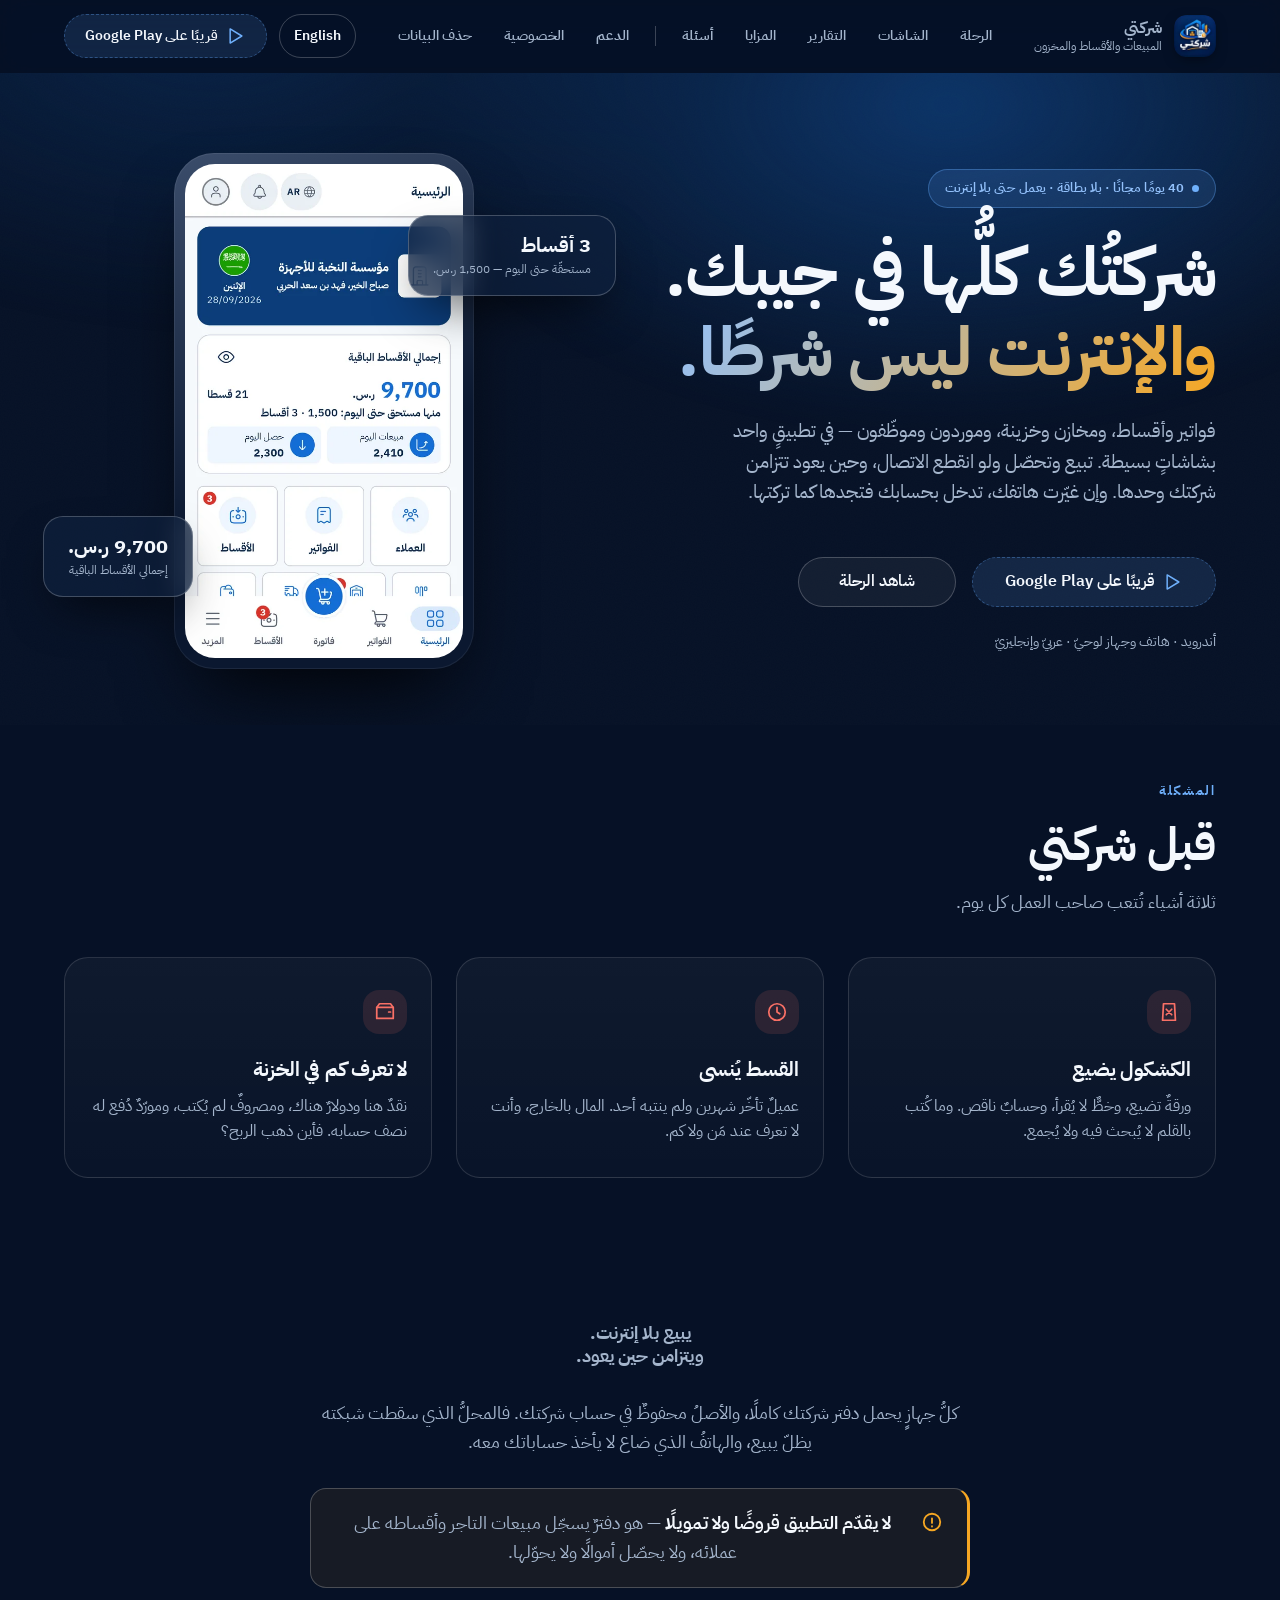
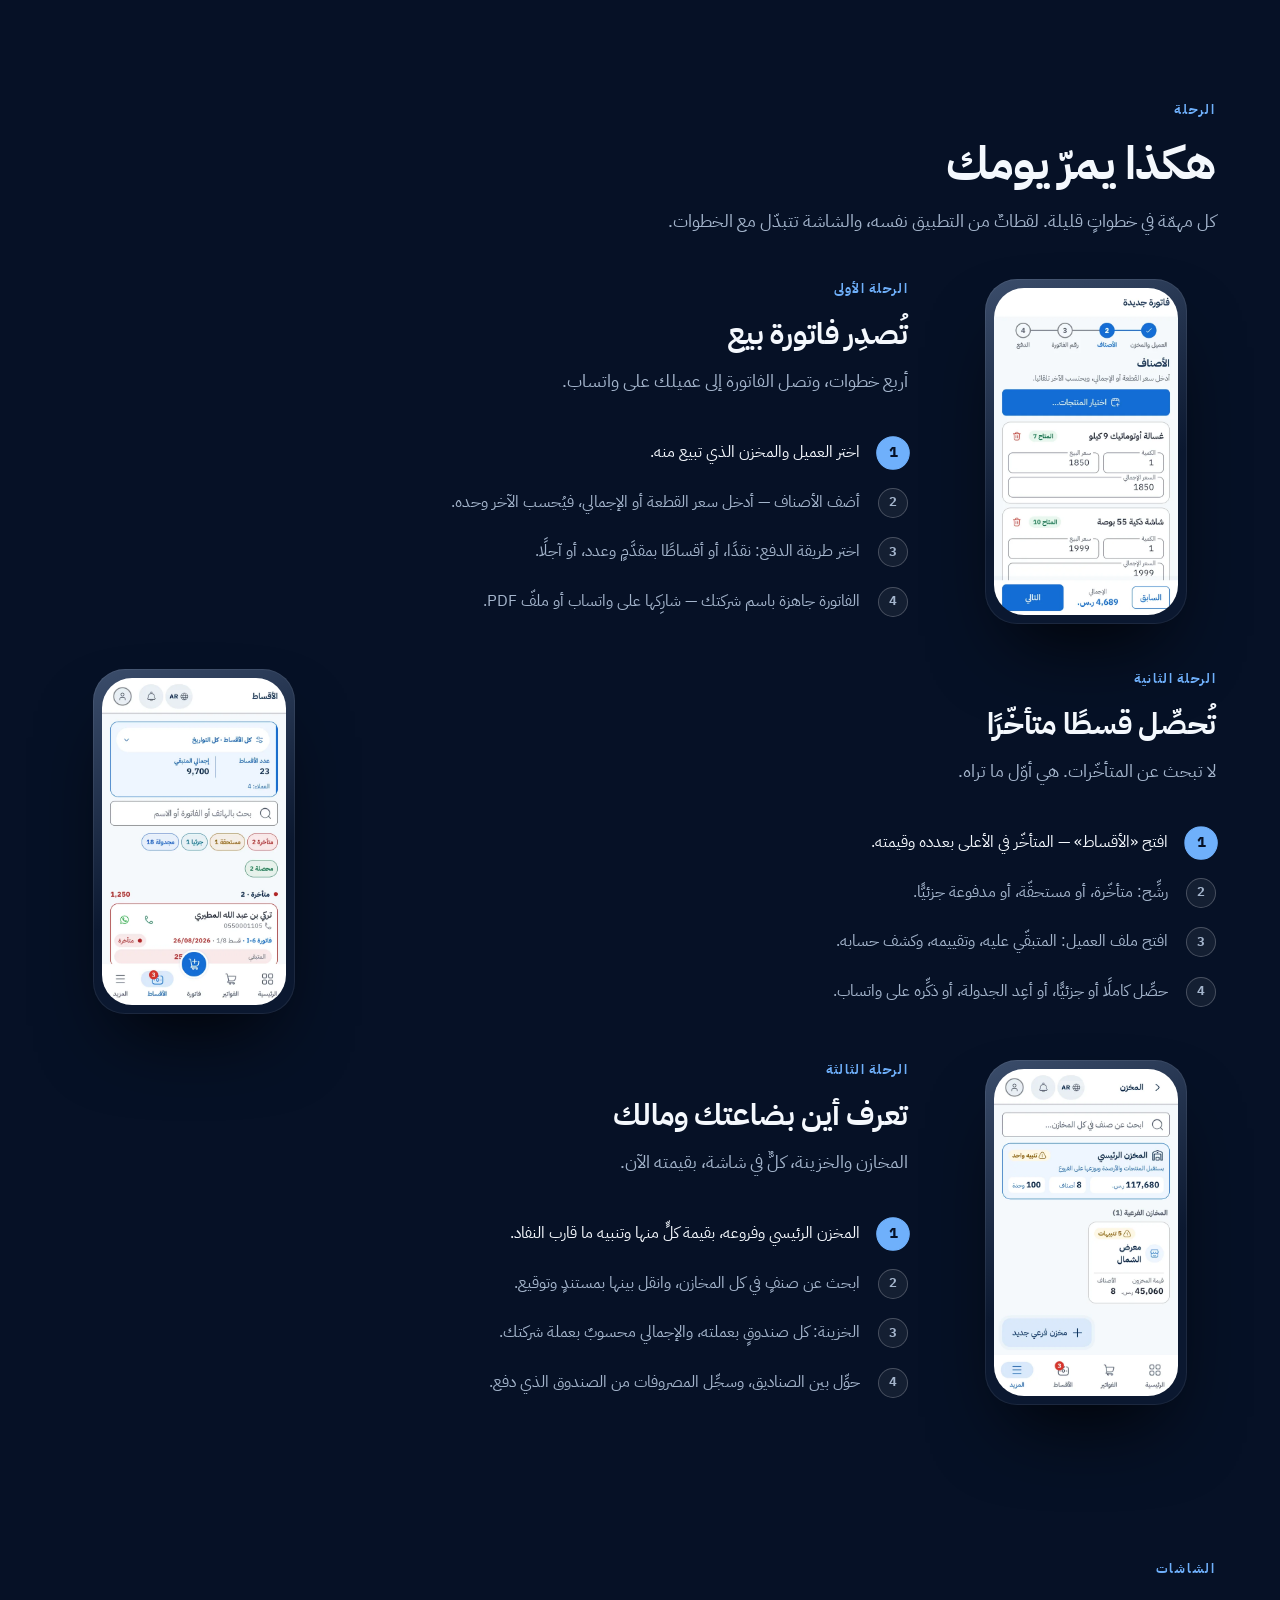
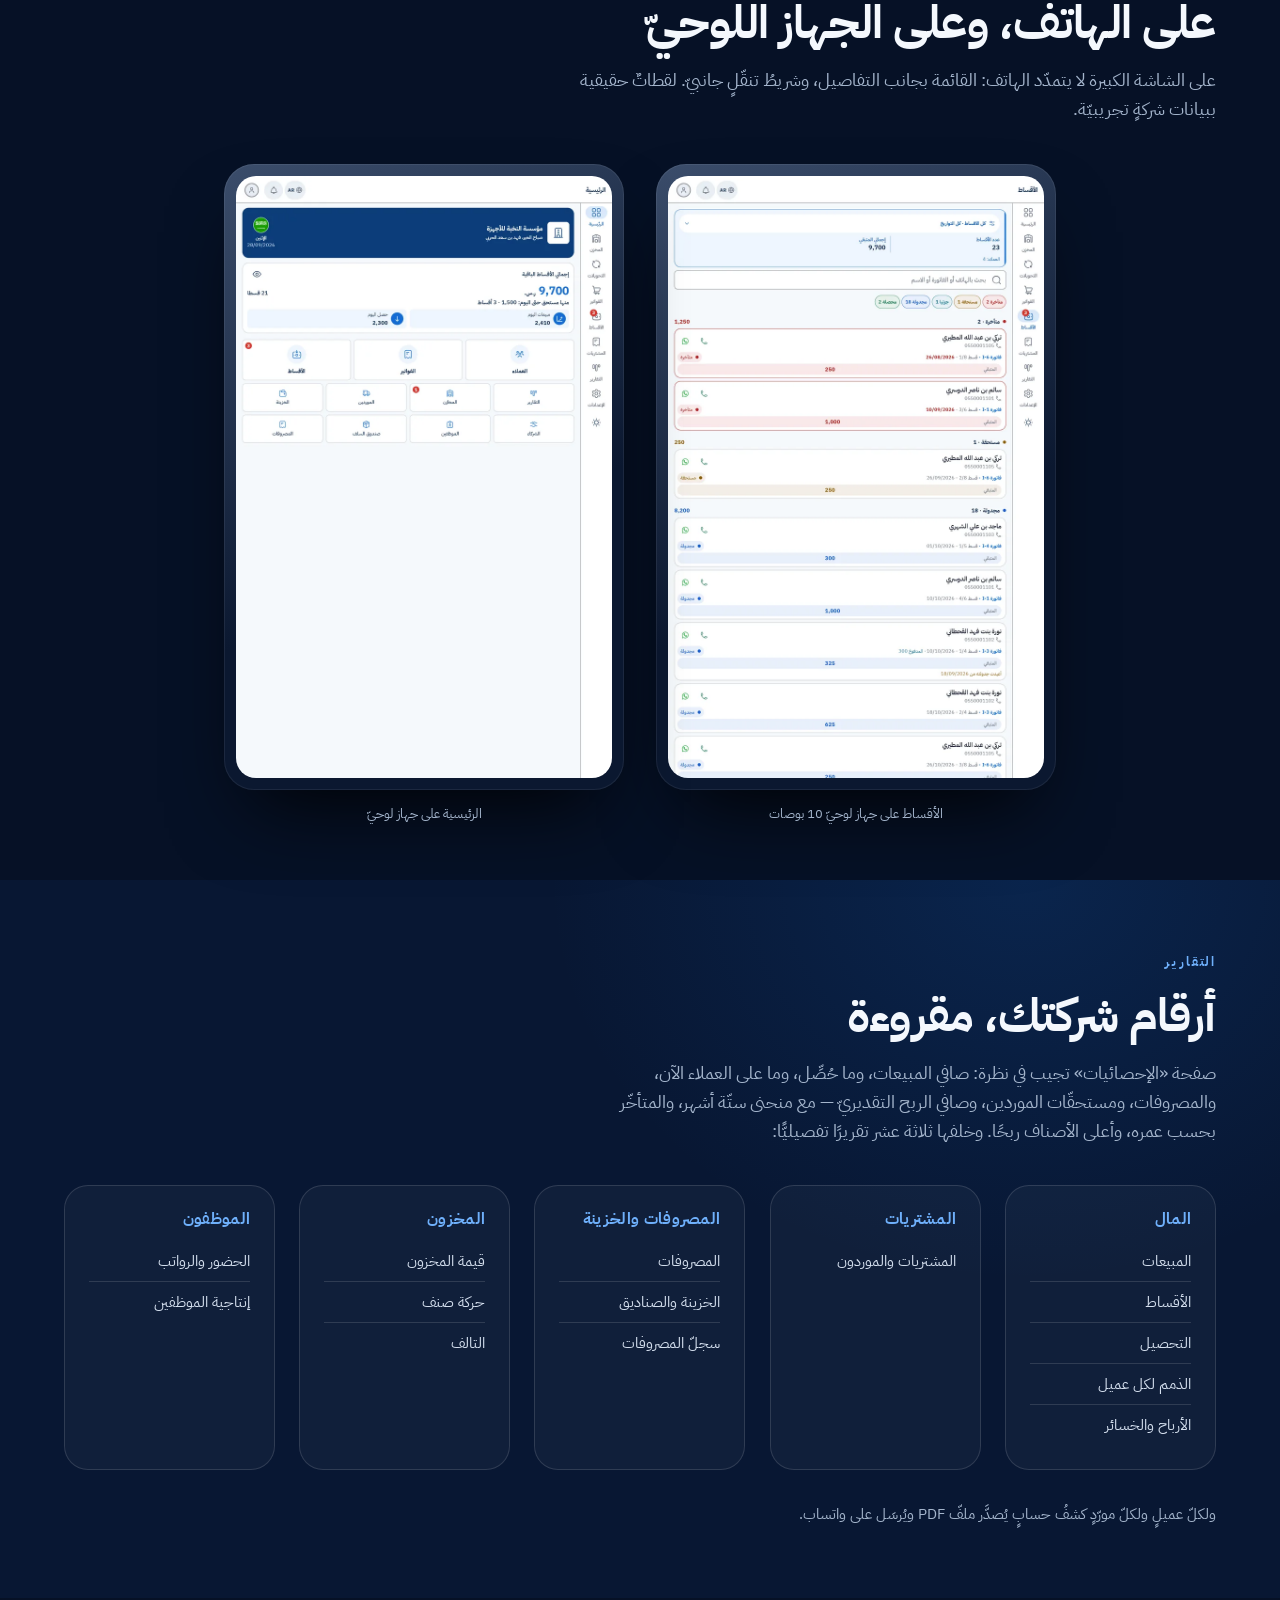
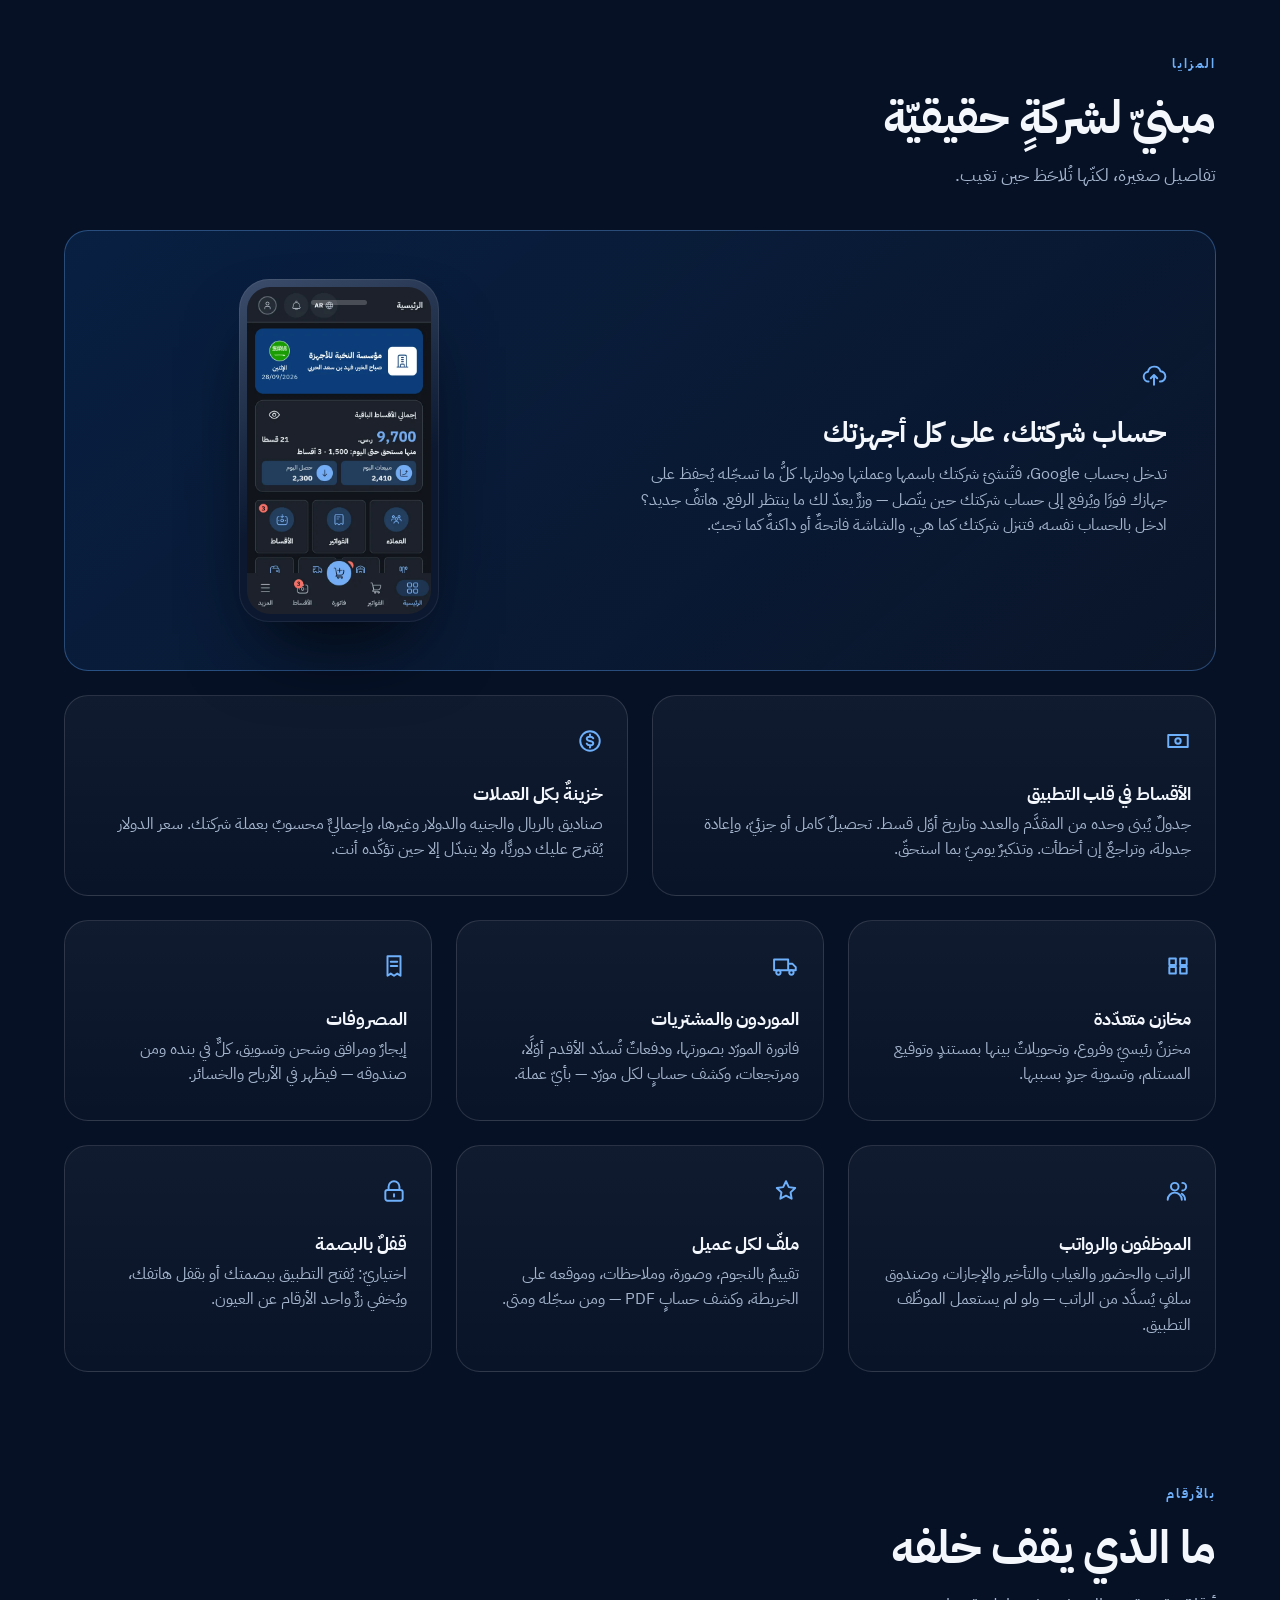
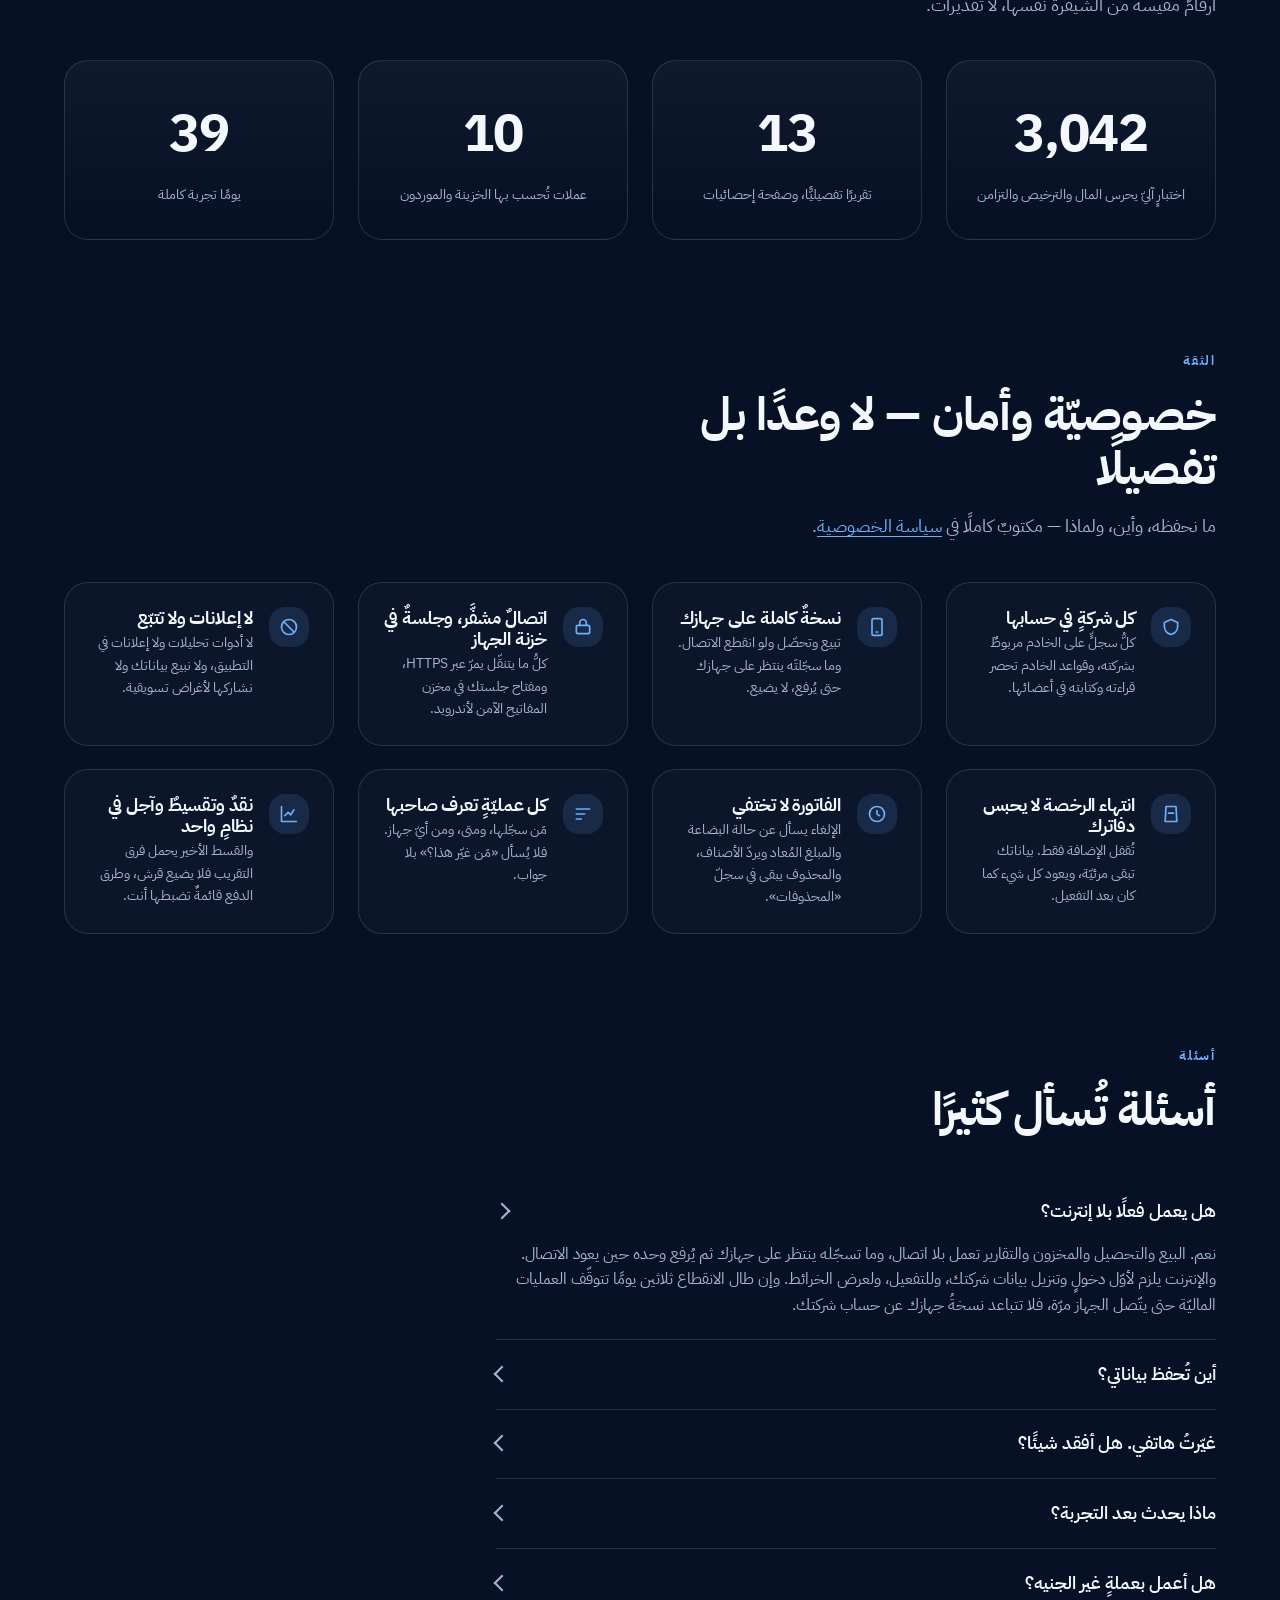
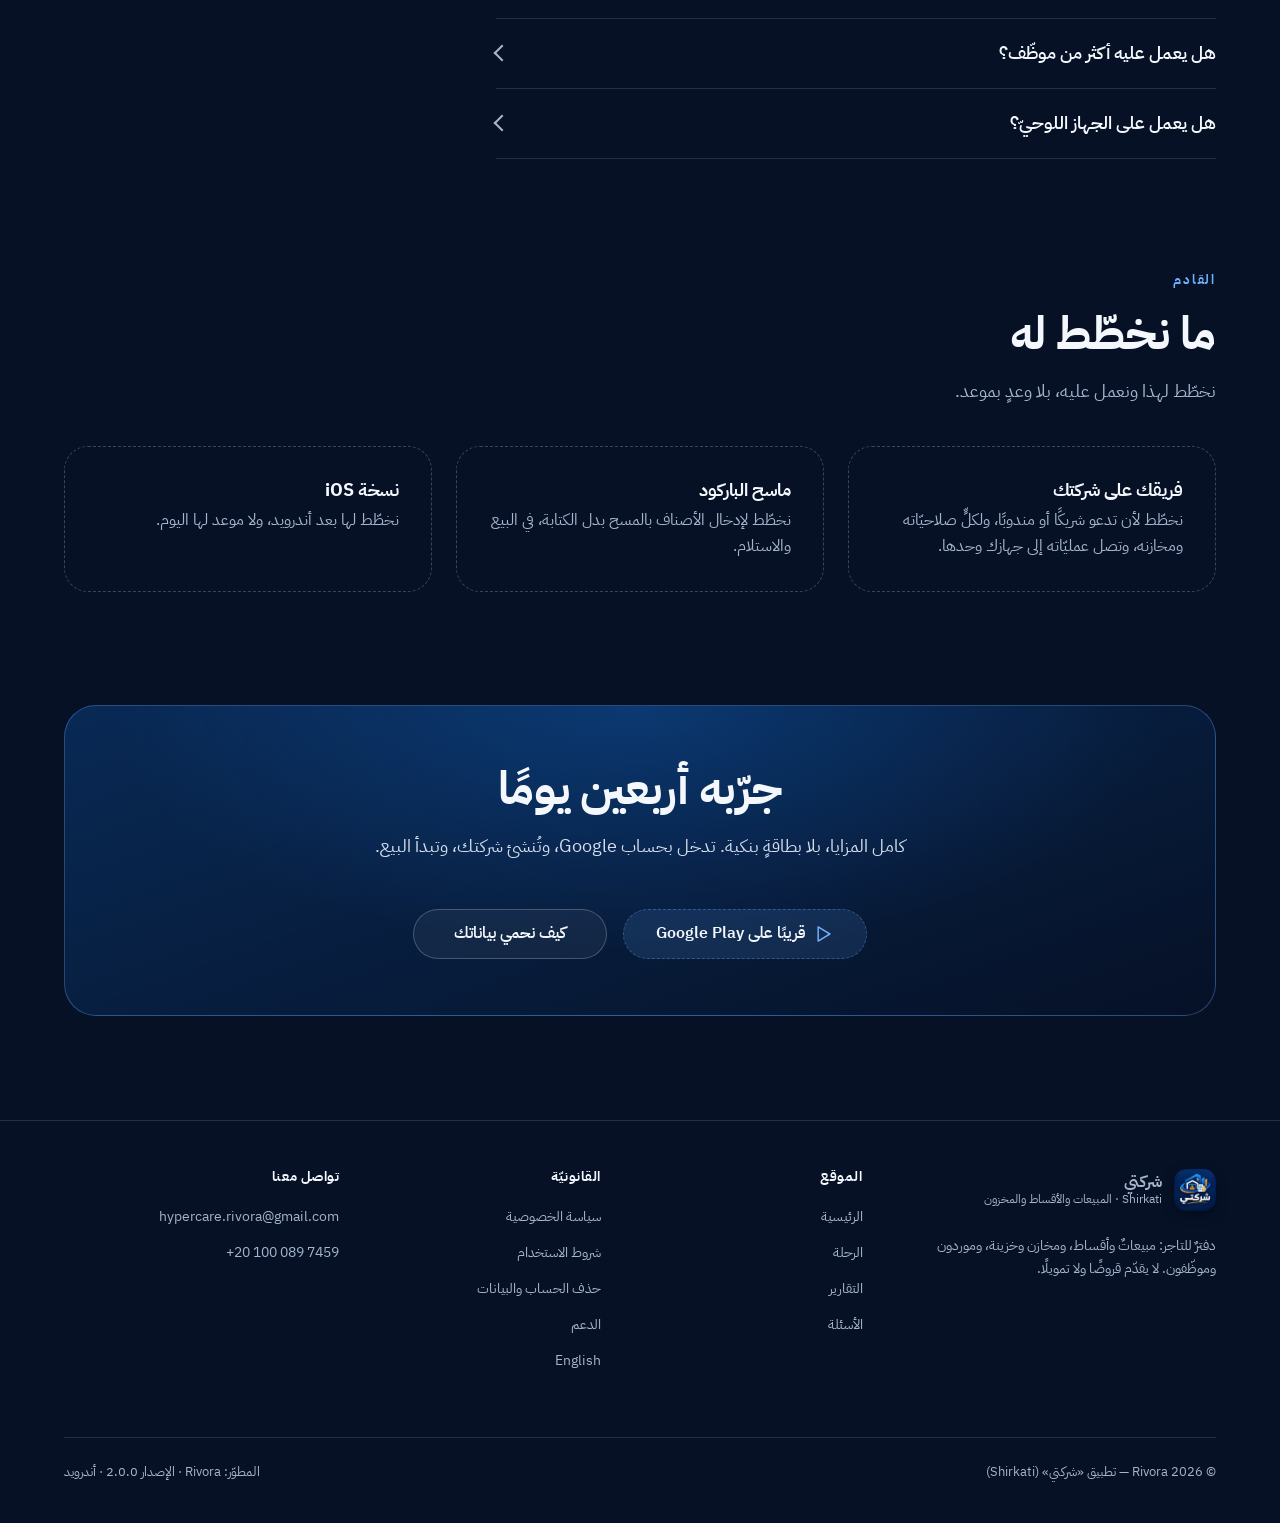
<file: index.html>
<!DOCTYPE html>
<html lang="ar" dir="rtl">
<head>
<meta charset="utf-8">
<meta name="viewport" content="width=device-width, initial-scale=1">
<title>شركتي — مبيعاتك وأقساطك ومخزونك وخزينتك في مكانٍ واحد</title>
<meta name="description" content="شركتي (Shirkati) من Rivora: تطبيق أندرويد لإدارة المبيعات والأقساط والمخازن والخزينة والموردين والموظفين. يعمل بلا إنترنت ويتزامن حين يعود، وبياناتك في حساب شركتك تنزل على أي هاتفٍ جديد كما هي.">
<meta name="theme-color" content="#061126">
<meta property="og:title" content="شركتي — مبيعاتك وأقساطك ومخزونك في مكانٍ واحد">
<meta property="og:description" content="بِع وحصِّل ولو انقطع الإنترنت. وحين يعود، تتزامن شركتك وحدها.">
<meta property="og:image" content="https://rrivora.github.io/moamalat-site/assets/og.png">
<meta property="og:image:width" content="1024">
<meta property="og:image:height" content="500">
<meta property="og:type" content="website">
<meta property="og:locale" content="ar_EG">
<link rel="icon" type="image/png" sizes="32x32" href="assets/icon/icon-32.png">
<link rel="icon" type="image/png" sizes="512x512" href="assets/icon/icon-512.png">
<link rel="apple-touch-icon" sizes="180x180" href="assets/icon/icon-180.png">
<link rel="preload" href="assets/fonts/IBMPlexSansArabic-Regular.woff2" as="font" type="font/woff2" crossorigin>
<link rel="stylesheet" href="assets/landing.css">
</head>
<body>

<a class="skip" href="#main">تخطَّ إلى المحتوى</a>

<header class="nav" id="nav">
  <div class="shell">
    <a class="brand" href="index.html">
      <img class="brand-mark" src="assets/icon/mark.webp" width="96" height="96" alt="" aria-hidden="true">
      <span>
        <b>شركتي</b>
        <span>المبيعات والأقساط والمخزون</span>
      </span>
    </a>
    <nav class="nav-links" aria-label="أقسام الصفحة">
      <a href="#journey">الرحلة</a>
      <a href="#screens">الشاشات</a>
      <a href="#reports">التقارير</a>
      <a href="#features">المزايا</a>
      <a href="#faq">أسئلة</a>
      <span class="nav-sep" aria-hidden="true"></span>
      <a href="support.html">الدعم</a>
      <a href="privacy.html">الخصوصية</a>
      <a href="delete-data.html">حذف البيانات</a>
    </nav>
    <div class="nav-end">
      <a class="lang-switch" href="privacy-en.html" hreflang="en" lang="en">English</a>
      <span class="soon"><svg viewBox="0 0 24 24" fill="none" stroke="currentColor" stroke-width="1.8" stroke-linecap="round" stroke-linejoin="round" aria-hidden="true"><path d="M5 3.5v17l14-8.5z"/></svg>قريبًا على Google Play</span>
    </div>
  </div>
</header>

<main id="main">

  <!-- ═══════════ البطل ═══════════ -->
  <section class="hero">
    <div class="shell">
      <div class="hero-grid">

        <div>
          <span class="pill rv"><span class="pill-dot" aria-hidden="true"></span>40 يومًا مجانًا · بلا بطاقة · يعمل حتى بلا إنترنت</span>
          <h1 class="d1 rv">شركتُك كلُّها في جيبك.<br><em>والإنترنت ليس شرطًا.</em></h1>
          <p class="hero-lede rv">
            فواتير وأقساط، ومخازن وخزينة، وموردون وموظّفون — في تطبيقٍ واحد
            بشاشاتٍ بسيطة. تبيع وتحصّل ولو انقطع الاتصال، وحين يعود تتزامن
            شركتك وحدها. وإن غيّرت هاتفك، تدخل بحسابك فتجدها كما تركتها.
          </p>
          <div class="hero-cta rv">
            <span class="soon"><svg viewBox="0 0 24 24" fill="none" stroke="currentColor" stroke-width="1.8" stroke-linecap="round" stroke-linejoin="round" aria-hidden="true"><path d="M5 3.5v17l14-8.5z"/></svg>قريبًا على Google Play</span>
            <a class="btn btn-ghost" href="#journey">شاهد الرحلة</a>
          </div>
          <p class="hero-note rv">أندرويد · هاتف وجهاز لوحيّ · عربيّ وإنجليزيّ</p>
        </div>

        <div class="hero-stage rv">
          <div class="floaty floaty-a glass" aria-hidden="true">
            <b>3 أقساط</b>
            <span>مستحقّة حتى اليوم — 1,500 ر.س.</span>
          </div>
          <div class="phone" id="heroPhone">
            <img src="assets/shots/01-home.webp" width="540" height="960"
                 alt="الشاشة الرئيسية في شركتي: بطاقة الشركة بعلم دولتها وتاريخ اليوم، وإجمالي الأقساط الباقية 9,700 ريال، ومبيعات اليوم وتحصيله، واختصارات العملاء والفواتير والأقساط"
                 loading="eager" decoding="async" fetchpriority="high">
          </div>
          <div class="floaty floaty-b glass" aria-hidden="true">
            <b>9,700 ر.س.</b>
            <span>إجمالي الأقساط الباقية</span>
          </div>
        </div>

      </div>
    </div>
  </section>

  <!-- ═══════════ المشكلة ═══════════ -->
  <section class="sec" id="why">
    <div class="shell">
      <div class="sec-head rv">
        <span class="eyebrow">المشكلة</span>
        <h2 class="d2">قبل شركتي</h2>
        <p>ثلاثة أشياء تُتعب صاحب العمل كل يوم.</p>
      </div>

      <div class="pain-grid">
        <article class="pain rv">
          <div class="pain-ico" aria-hidden="true">
            <svg viewBox="0 0 24 24" fill="none" stroke="currentColor" stroke-width="1.9" stroke-linecap="round" stroke-linejoin="round"><path d="M6 3h12l1 18H5z"/><path d="m9 9 6 6M15 9l-6 6"/></svg>
          </div>
          <h3>الكشكول يضيع</h3>
          <p>ورقةٌ تضيع، وخطٌّ لا يُقرأ، وحسابٌ ناقص. وما كُتب بالقلم لا يُبحث فيه ولا يُجمع.</p>
        </article>

        <article class="pain rv">
          <div class="pain-ico" aria-hidden="true">
            <svg viewBox="0 0 24 24" fill="none" stroke="currentColor" stroke-width="1.9" stroke-linecap="round" stroke-linejoin="round"><circle cx="12" cy="12" r="9"/><path d="M12 7v5l3 2"/></svg>
          </div>
          <h3>القسط يُنسى</h3>
          <p>عميلٌ تأخّر شهرين ولم ينتبه أحد. المال بالخارج، وأنت لا تعرف عند مَن ولا كم.</p>
        </article>

        <article class="pain rv">
          <div class="pain-ico" aria-hidden="true">
            <svg viewBox="0 0 24 24" fill="none" stroke="currentColor" stroke-width="1.9" stroke-linecap="round" stroke-linejoin="round"><path d="M3 7h18v12H3z"/><path d="M16 12h2M3 7l3-4h12l3 4"/></svg>
          </div>
          <h3>لا تعرف كم في الخزنة</h3>
          <p>نقدٌ هنا ودولارٌ هناك، ومصروفٌ لم يُكتب، ومورّدٌ دُفع له نصف حسابه. فأين ذهب الربح؟</p>
        </article>
      </div>
    </div>
  </section>

  <!-- ═══════════ التحوّل ═══════════ -->
  <section class="sec turn">
    <div class="shell">
      <p class="turn-line rv">يبيع بلا إنترنت.<br><span>ويتزامن حين يعود.</span></p>
      <p class="rv">
        كلُّ جهازٍ يحمل دفتر شركتك كاملًا، والأصلُ محفوظٌ في حساب شركتك.
        فالمحلُّ الذي سقطت شبكته يظلّ يبيع، والهاتفُ الذي ضاع لا يأخذ
        حساباتك معه.
      </p>
      <p class="disclaimer rv">
        <svg viewBox="0 0 24 24" fill="none" stroke="currentColor" stroke-width="2" stroke-linecap="round" stroke-linejoin="round" aria-hidden="true"><circle cx="12" cy="12" r="9"/><path d="M12 8v5M12 16.5v.5"/></svg>
        <span><strong>لا يقدّم التطبيق قروضًا ولا تمويلًا</strong> — هو دفترٌ يسجّل مبيعات التاجر وأقساطه على عملائه، ولا يحصّل أموالًا ولا يحوّلها.</span>
      </p>
    </div>
  </section>

  <!-- ═══════════ الرحلة ═══════════ -->
  <section class="sec" id="journey">
    <div class="shell">
      <div class="sec-head rv">
        <span class="eyebrow">الرحلة</span>
        <h2 class="d2">هكذا يمرّ يومك</h2>
        <p>كل مهمّة في خطواتٍ قليلة. لقطاتٌ من التطبيق نفسه، والشاشة تتبدّل مع الخطوات.</p>
      </div>

      <article class="journey rv" data-journey>
        <div>
          <span class="journey-tag">الرحلة الأولى</span>
          <h3>تُصدِر فاتورة بيع</h3>
          <p>أربع خطوات، وتصل الفاتورة إلى عميلك على واتساب.</p>
          <ol class="steps" data-steps>
            <li data-frame="0">اختر العميل والمخزن الذي تبيع منه.</li>
            <li data-frame="0">أضف الأصناف — أدخل سعر القطعة أو الإجمالي، فيُحسب الآخر وحده.</li>
            <li data-frame="1">اختر طريقة الدفع: نقدًا، أو أقساطًا بمقدَّمٍ وعدد، أو آجلًا.</li>
            <li data-frame="1">الفاتورة جاهزة باسم شركتك — شارِكها على واتساب أو ملفّ PDF.</li>
          </ol>
        </div>
        <div class="journey-visual">
          <div class="phone phone-sm">
            <div class="frames" data-frames>
              <img src="assets/shots/02-new-sale.webp" width="540" height="960" alt="فاتورة جديدة، خطوة الأصناف: غسالة وشاشة بكمّيّاتهما وأسعارهما والمتاح من كلٍّ منهما، والإجمالي 4,689 ريالًا" loading="lazy" decoding="async">
              <img src="assets/shots/03-invoice.webp" width="540" height="960" alt="فاتورة البيع الجاهزة بترويسة الشركة وأصنافها، والمدفوع مقدّمًا ومن الأقساط، والمتبقّي 4,000 ريال، وزرّ مشاركتها عبر واتساب" loading="lazy" decoding="async">
            </div>
          </div>
        </div>
      </article>

      <article class="journey rv" data-journey>
        <div>
          <span class="journey-tag">الرحلة الثانية</span>
          <h3>تُحصِّل قسطًا متأخّرًا</h3>
          <p>لا تبحث عن المتأخّرات. هي أوّل ما تراه.</p>
          <ol class="steps" data-steps>
            <li data-frame="0">افتح «الأقساط» — المتأخّر في الأعلى بعدده وقيمته.</li>
            <li data-frame="0">رشِّح: متأخّرة، أو مستحقّة، أو مدفوعة جزئيًّا.</li>
            <li data-frame="1">افتح ملف العميل: المتبقّي عليه، وتقييمه، وكشف حسابه.</li>
            <li data-frame="1">حصِّل كاملًا أو جزئيًّا، أو أعِد الجدولة، أو ذكِّره على واتساب.</li>
          </ol>
        </div>
        <div class="journey-visual">
          <div class="phone phone-sm">
            <div class="frames" data-frames>
              <img src="assets/shots/04-installments.webp" width="540" height="960" alt="لوحة الأقساط: 23 قسطًا متبقّيها 9,700، ومرشِّحات متأخّرة ومستحقّة وجزئيًّا ومجدولة ومحصّلة، وأوّلها قسطٌ متأخّر بأزرار الاتصال وواتساب" loading="lazy" decoding="async">
              <img src="assets/shots/05-customer.webp" width="540" height="960" alt="ملف العميل: تقييمه 4.5 من 5، وهاتفه ومدينته، والمتبقّي عليه 4,000 ريال منها قسطٌ متأخّر، وأزرار كشف الحساب والتحصيل وفاتورة جديدة" loading="lazy" decoding="async">
            </div>
          </div>
        </div>
      </article>

      <article class="journey rv" data-journey>
        <div>
          <span class="journey-tag">الرحلة الثالثة</span>
          <h3>تعرف أين بضاعتك ومالك</h3>
          <p>المخازن والخزينة، كلٌّ في شاشة، بقيمته الآن.</p>
          <ol class="steps" data-steps>
            <li data-frame="0">المخزن الرئيسي وفروعه، بقيمة كلٍّ منها وتنبيه ما قارب النفاد.</li>
            <li data-frame="0">ابحث عن صنفٍ في كل المخازن، وانقل بينها بمستندٍ وتوقيع.</li>
            <li data-frame="1">الخزينة: كل صندوقٍ بعملته، والإجمالي محسوبٌ بعملة شركتك.</li>
            <li data-frame="1">حوِّل بين الصناديق، وسجِّل المصروفات من الصندوق الذي دفع.</li>
          </ol>
        </div>
        <div class="journey-visual">
          <div class="phone phone-sm">
            <div class="frames" data-frames>
              <img src="assets/shots/06-stores.webp" width="540" height="960" alt="شاشة المخزن: المخزن الرئيسي بقيمة 117,680 ريالًا وثمانية أصناف، ومعرض الشمال فرعًا بقيمته وتنبيهاته، وزرّ مخزن فرعي جديد" loading="lazy" decoding="async">
              <img src="assets/shots/07-treasury.webp" width="540" height="960" alt="الخزينة: الإجمالي 50,099 ريالًا وما يعادله بالدولار، وصندوقان أحدهما بالريال والآخر بالدولار بسعر 3.75، وزرّ التحويل بين الصناديق" loading="lazy" decoding="async">
            </div>
          </div>
        </div>
      </article>
    </div>
  </section>

  <!-- ═══════════ الجهاز اللوحي ═══════════ -->
  <section class="sec" id="screens">
    <div class="shell">
      <div class="sec-head rv">
        <span class="eyebrow">الشاشات</span>
        <h2 class="d2">على الهاتف، وعلى الجهاز اللوحيّ</h2>
        <p>
          على الشاشة الكبيرة لا يتمدّد الهاتف: القائمة بجانب التفاصيل، وشريطُ
          تنقّلٍ جانبيّ. لقطاتٌ حقيقية ببيانات شركةٍ تجريبيّة.
        </p>
      </div>

      <div class="tablets">
        <figure class="tab-fig rv">
          <div class="tablet">
            <img src="assets/shots/tab-04-installments.webp" width="800" height="1280" alt="لوحة الأقساط على جهاز لوحيّ بعشر بوصات: الأقساط بحالاتها في قائمةٍ طويلة واحدة" loading="lazy" decoding="async">
          </div>
          <figcaption>الأقساط على جهاز لوحيّ 10 بوصات</figcaption>
        </figure>
        <figure class="tab-fig rv">
          <div class="tablet">
            <img src="assets/shots/tab-01-home.webp" width="800" height="1280" alt="الشاشة الرئيسية على جهاز لوحيّ: بطاقة الشركة والأقساط الباقية واختصارات الأقسام كلّها" loading="lazy" decoding="async">
          </div>
          <figcaption>الرئيسية على جهاز لوحيّ</figcaption>
        </figure>
      </div>
    </div>
  </section>

  <!-- ═══════════ التقارير ═══════════ -->
  <section class="reports-band" id="reports" aria-labelledby="rep-title">
    <div class="shell">

      <div class="sec-head">
        <span class="eyebrow">التقارير</span>
        <h2 class="d2" id="rep-title">أرقام شركتك، مقروءة</h2>
        <p>
          صفحة «الإحصائيات» تجيب في نظرة: صافي المبيعات، وما حُصِّل، وما على
          العملاء الآن، والمصروفات، ومستحقّات الموردين، وصافي الربح التقديريّ —
          مع منحنى ستّة أشهر، والمتأخّر بحسب عمره، وأعلى الأصناف ربحًا.
          وخلفها ثلاثة عشر تقريرًا تفصيليًّا:
        </p>
      </div>

      <div class="rep-groups">
        <article class="rep-group rv">
          <h3>المال</h3>
          <ul>
            <li>المبيعات</li>
            <li>الأقساط</li>
            <li>التحصيل</li>
            <li>الذمم لكل عميل</li>
            <li>الأرباح والخسائر</li>
          </ul>
        </article>
        <article class="rep-group rv">
          <h3>المشتريات</h3>
          <ul>
            <li>المشتريات والموردون</li>
          </ul>
        </article>
        <article class="rep-group rv">
          <h3>المصروفات والخزينة</h3>
          <ul>
            <li>المصروفات</li>
            <li>الخزينة والصناديق</li>
            <li>سجلّ المصروفات</li>
          </ul>
        </article>
        <article class="rep-group rv">
          <h3>المخزون</h3>
          <ul>
            <li>قيمة المخزون</li>
            <li>حركة صنف</li>
            <li>التالف</li>
          </ul>
        </article>
        <article class="rep-group rv">
          <h3>الموظفون</h3>
          <ul>
            <li>الحضور والرواتب</li>
            <li>إنتاجية الموظفين</li>
          </ul>
        </article>
      </div>

      <p class="rep-note rv">
        ولكلّ عميلٍ ولكلّ مورّدٍ كشفُ حسابٍ يُصدَّر ملفّ PDF ويُرسَل على واتساب.
      </p>
    </div>
  </section>

  <!-- ═══════════ القدرات ═══════════ -->
  <section class="sec" id="features">
    <div class="shell">
      <div class="sec-head rv">
        <span class="eyebrow">المزايا</span>
        <h2 class="d2">مبنيّ لشركةٍ حقيقيّة</h2>
        <p>تفاصيل صغيرة، لكنّها تُلاحَظ حين تغيب.</p>
      </div>

      <div class="bento">

        <article class="tile tile-hero rv">
          <div>
            <svg viewBox="0 0 24 24" fill="none" stroke="currentColor" stroke-width="1.8" stroke-linecap="round" stroke-linejoin="round" aria-hidden="true"><path d="M7 18a4.5 4.5 0 0 1-.6-8.96A6 6 0 0 1 18 8.5a4 4 0 0 1-.5 9.5"/><path d="m9 15 3-3 3 3M12 12v9"/></svg>
            <h3>حساب شركتك، على كل أجهزتك</h3>
            <p class="tile-hero-p">
              تدخل بحساب Google، فتُنشئ شركتك باسمها وعملتها ودولتها. كلُّ ما
              تسجّله يُحفظ على جهازك فورًا ويُرفع إلى حساب شركتك حين يتّصل —
              وزرٌّ يعدّ لك ما ينتظر الرفع. هاتفٌ جديد؟ ادخل بالحساب نفسه، فتنزل
              شركتك كما هي. والشاشة فاتحةٌ أو داكنةٌ كما تحبّ.
            </p>
          </div>
          <div class="phone phone-xs">
            <img src="assets/shots/08-home-dark.webp" width="540" height="960" alt="الشاشة الرئيسية في الوضع الداكن" loading="lazy" decoding="async">
          </div>
        </article>

        <article class="tile tile-wide rv">
          <svg viewBox="0 0 24 24" fill="none" stroke="currentColor" stroke-width="1.8" stroke-linecap="round" stroke-linejoin="round" aria-hidden="true"><path d="M3 6.5h18v11H3z"/><circle cx="12" cy="12" r="2.5"/></svg>
          <h3>الأقساط في قلب التطبيق</h3>
          <p>جدولٌ يُبنى وحده من المقدَّم والعدد وتاريخ أوّل قسط. تحصيلٌ كامل أو جزئيّ، وإعادة جدولة، وتراجعٌ إن أخطأت. وتذكيرٌ يوميّ بما استحقّ.</p>
        </article>

        <article class="tile tile-wide rv">
          <svg viewBox="0 0 24 24" fill="none" stroke="currentColor" stroke-width="1.8" stroke-linecap="round" stroke-linejoin="round" aria-hidden="true"><circle cx="12" cy="12" r="9"/><path d="M15 9.5c-.5-1-1.6-1.5-3-1.5-1.7 0-3 .8-3 2s1.3 1.7 3 2 3 .8 3 2-1.3 2-3 2c-1.4 0-2.6-.6-3-1.6M12 6v2M12 16v2"/></svg>
          <h3>خزينةٌ بكل العملات</h3>
          <p>صناديق بالريال والجنيه والدولار وغيرها، وإجماليٌّ محسوبٌ بعملة شركتك. سعر الدولار يُقترح عليك دوريًّا، ولا يتبدّل إلا حين تؤكّده أنت.</p>
        </article>

        <article class="tile tile-1 rv">
          <svg viewBox="0 0 24 24" fill="none" stroke="currentColor" stroke-width="1.8" stroke-linecap="round" stroke-linejoin="round" aria-hidden="true"><path d="M4 5h6v6H4zM14 5h6v6h-6zM4 13h6v6H4zM14 13h6v6h-6z"/></svg>
          <h3>مخازن متعدّدة</h3>
          <p>مخزنٌ رئيسيّ وفروع، وتحويلاتٌ بينها بمستندٍ وتوقيع المستلم، وتسوية جردٍ بسببها.</p>
        </article>

        <article class="tile tile-1 rv">
          <svg viewBox="0 0 24 24" fill="none" stroke="currentColor" stroke-width="1.8" stroke-linecap="round" stroke-linejoin="round" aria-hidden="true"><path d="M1 6h13v10H1zM14 10h4l3 3v3h-7z"/><circle cx="5" cy="18" r="2"/><circle cx="17" cy="18" r="2"/></svg>
          <h3>الموردون والمشتريات</h3>
          <p>فاتورة المورّد بصورتها، ودفعاتٌ تُسدّد الأقدم أوّلًا، ومرتجعات، وكشف حسابٍ لكل مورّد — بأيّ عملة.</p>
        </article>

        <article class="tile tile-1 rv">
          <svg viewBox="0 0 24 24" fill="none" stroke="currentColor" stroke-width="1.8" stroke-linecap="round" stroke-linejoin="round" aria-hidden="true"><path d="M6 3h12v18l-3-2-3 2-3-2-3 2z"/><path d="M9 8h6M9 12h6"/></svg>
          <h3>المصروفات</h3>
          <p>إيجارٌ ومرافق وشحن وتسويق، كلٌّ في بنده ومن صندوقه — فيظهر في الأرباح والخسائر.</p>
        </article>

        <article class="tile tile-1 rv">
          <svg viewBox="0 0 24 24" fill="none" stroke="currentColor" stroke-width="1.8" stroke-linecap="round" stroke-linejoin="round" aria-hidden="true"><circle cx="9" cy="8" r="3.5"/><path d="M2.5 20a6.5 6.5 0 0 1 13 0"/><path d="M16 4.5a3.5 3.5 0 0 1 0 7M18.5 20a6.5 6.5 0 0 0-3-5.5"/></svg>
          <h3>الموظفون والرواتب</h3>
          <p>الراتب والحضور والغياب والتأخير والإجازات، وصندوق سلفٍ يُسدَّد من الراتب — ولو لم يستعمل الموظّف التطبيق.</p>
        </article>

        <article class="tile tile-1 rv">
          <svg viewBox="0 0 24 24" fill="none" stroke="currentColor" stroke-width="1.8" stroke-linecap="round" stroke-linejoin="round" aria-hidden="true"><path d="m12 3 2.6 5.4 5.9.8-4.3 4.1 1 5.8L12 16.3 6.8 19.1l1-5.8L3.5 9.2l5.9-.8z"/></svg>
          <h3>ملفّ لكل عميل</h3>
          <p>تقييمٌ بالنجوم، وصورة، وملاحظات، وموقعه على الخريطة، وكشف حسابٍ PDF — ومن سجّله ومتى.</p>
        </article>

        <article class="tile tile-1 rv">
          <svg viewBox="0 0 24 24" fill="none" stroke="currentColor" stroke-width="1.8" stroke-linecap="round" stroke-linejoin="round" aria-hidden="true"><path d="M7 11V8a5 5 0 0 1 10 0v3"/><rect x="4" y="11" width="16" height="10" rx="2"/><path d="M12 15v2"/></svg>
          <h3>قفلٌ بالبصمة</h3>
          <p>اختياريّ: يُفتح التطبيق ببصمتك أو بقفل هاتفك، ويُخفي زرٌّ واحد الأرقام عن العيون.</p>
        </article>

      </div>
    </div>
  </section>

  <!-- ═══════════ الأرقام ═══════════ -->
  <section class="sec">
    <div class="shell">
      <div class="sec-head rv">
        <span class="eyebrow">بالأرقام</span>
        <h2 class="d2">ما الذي يقف خلفه</h2>
        <p>أرقامٌ مقيسة من الشيفرة نفسها، لا تقديرات.</p>
      </div>

      <div class="stats">
        <div class="stat rv"><b data-count="3101">3,101</b><span>اختبارٍ آليّ يحرس المال والترخيص والتزامن</span></div>
        <div class="stat rv"><b data-count="13">13</b><span>تقريرًا تفصيليًّا، وصفحة إحصائيات</span></div>
        <div class="stat rv"><b data-count="10">10</b><span>عملات تُحسب بها الخزينة والموردون</span></div>
        <div class="stat rv"><b data-count="40">40</b><span>يومًا تجربة كاملة</span></div>
      </div>
    </div>
  </section>

  <!-- ═══════════ الثقة ═══════════ -->
  <section class="sec">
    <div class="shell">
      <div class="sec-head rv">
        <span class="eyebrow">الثقة</span>
        <h2 class="d2">خصوصيّة وأمان — لا وعدًا بل تفصيلًا</h2>
        <p>ما نحفظه، وأين، ولماذا — مكتوبٌ كاملًا في <a href="privacy.html">سياسة الخصوصية</a>.</p>
      </div>

      <div class="trust">
        <div class="trust-item rv">
          <div class="trust-ico" aria-hidden="true"><svg viewBox="0 0 24 24" fill="none" stroke="currentColor" stroke-width="2" stroke-linecap="round" stroke-linejoin="round"><path d="M12 3 4 6.5v5c0 4.6 3.4 8.4 8 9.5 4.6-1.1 8-4.9 8-9.5v-5z"/></svg></div>
          <div>
            <h3>كل شركةٍ في حسابها</h3>
            <p>كلُّ سجلٍّ على الخادم مربوطٌ بشركته، وقواعد الخادم تحصر قراءته وكتابته في أعضائها.</p>
          </div>
        </div>

        <div class="trust-item rv">
          <div class="trust-ico" aria-hidden="true"><svg viewBox="0 0 24 24" fill="none" stroke="currentColor" stroke-width="2" stroke-linecap="round" stroke-linejoin="round"><rect x="6" y="2" width="12" height="20" rx="2"/><path d="M11 18h2"/></svg></div>
          <div>
            <h3>نسخةٌ كاملة على جهازك</h3>
            <p>تبيع وتحصّل ولو انقطع الاتصال. وما سجّلتَه ينتظر على جهازك حتى يُرفع، لا يضيع.</p>
          </div>
        </div>

        <div class="trust-item rv">
          <div class="trust-ico" aria-hidden="true"><svg viewBox="0 0 24 24" fill="none" stroke="currentColor" stroke-width="2" stroke-linecap="round" stroke-linejoin="round"><rect x="4" y="10" width="16" height="10" rx="2"/><path d="M8 10V7a4 4 0 0 1 8 0v3"/></svg></div>
          <div>
            <h3>اتصالٌ مشفَّر، وجلسةٌ في خزنة الجهاز</h3>
            <p>كلُّ ما يتنقّل يمرّ عبر HTTPS، ومفتاح جلستك في مخزن المفاتيح الآمن لأندرويد.</p>
          </div>
        </div>

        <div class="trust-item rv">
          <div class="trust-ico" aria-hidden="true"><svg viewBox="0 0 24 24" fill="none" stroke="currentColor" stroke-width="2" stroke-linecap="round" stroke-linejoin="round"><circle cx="12" cy="12" r="9"/><path d="m5.7 5.7 12.6 12.6"/></svg></div>
          <div>
            <h3>لا إعلانات ولا تتبّع</h3>
            <p>لا أدوات تحليلات ولا إعلانات في التطبيق، ولا نبيع بياناتك ولا نشاركها لأغراض تسويقية.</p>
          </div>
        </div>

        <div class="trust-item rv">
          <div class="trust-ico" aria-hidden="true"><svg viewBox="0 0 24 24" fill="none" stroke="currentColor" stroke-width="2" stroke-linecap="round" stroke-linejoin="round"><path d="M6 3h12l1 18H5z"/><path d="M9 11h6"/></svg></div>
          <div>
            <h3>انتهاء الرخصة لا يحبس دفاترك</h3>
            <p>تُقفل الإضافة فقط. بياناتك تبقى مرئيّة، ويعود كل شيء كما كان بعد التفعيل.</p>
          </div>
        </div>

        <div class="trust-item rv">
          <div class="trust-ico" aria-hidden="true"><svg viewBox="0 0 24 24" fill="none" stroke="currentColor" stroke-width="2" stroke-linecap="round" stroke-linejoin="round"><circle cx="12" cy="12" r="9"/><path d="M12 8v4l3 2"/></svg></div>
          <div>
            <h3>الفاتورة لا تختفي</h3>
            <p>الإلغاء يسأل عن حالة البضاعة والمبلغ المُعاد ويردّ الأصناف، والمحذوف يبقى في سجلّ «المحذوفات».</p>
          </div>
        </div>

        <div class="trust-item rv">
          <div class="trust-ico" aria-hidden="true"><svg viewBox="0 0 24 24" fill="none" stroke="currentColor" stroke-width="2" stroke-linecap="round" stroke-linejoin="round"><path d="M4 6h16M4 12h10M4 18h6"/></svg></div>
          <div>
            <h3>كل عمليّةٍ تعرف صاحبها</h3>
            <p>مَن سجّلها، ومتى، ومن أيّ جهاز. فلا يُسأل «مَن غيّر هذا؟» بلا جواب.</p>
          </div>
        </div>

        <div class="trust-item rv">
          <div class="trust-ico" aria-hidden="true"><svg viewBox="0 0 24 24" fill="none" stroke="currentColor" stroke-width="2" stroke-linecap="round" stroke-linejoin="round"><path d="M3 3v18h18"/><path d="m7 14 4-4 3 3 4-6"/></svg></div>
          <div>
            <h3>نقدٌ وتقسيطٌ وآجل في نظامٍ واحد</h3>
            <p>والقسط الأخير يحمل فرق التقريب فلا يضيع قرش، وطرق الدفع قائمةٌ تضبطها أنت.</p>
          </div>
        </div>
      </div>
    </div>
  </section>

  <!-- ═══════════ الأسئلة ═══════════ -->
  <section class="sec" id="faq">
    <div class="shell">
      <div class="sec-head rv">
        <span class="eyebrow">أسئلة</span>
        <h2 class="d2">أسئلة تُسأل كثيرًا</h2>
      </div>

      <div class="faq">
        <details class="rv" open>
          <summary>هل يعمل فعلًا بلا إنترنت؟</summary>
          <p>نعم. البيع والتحصيل والمخزون والتقارير تعمل بلا اتصال، وما تسجّله ينتظر على جهازك ثم يُرفع وحده حين يعود الاتصال. والإنترنت يلزم لأوّل دخولٍ وتنزيل بيانات شركتك، وللتفعيل، ولعرض الخرائط. وإن طال الانقطاع ثلاثين يومًا تتوقّف العمليات الماليّة حتى يتّصل الجهاز مرّة، فلا تتباعد نسخةُ جهازك عن حساب شركتك.</p>
        </details>
        <details class="rv">
          <summary>أين تُحفظ بياناتي؟</summary>
          <p>في حساب شركتك على خوادمنا لدى Supabase في فرانكفورت بألمانيا، ونسخةٌ منها على جهازك. لا نبيعها ولا نعرض إعلانات. والتفاصيل كاملةً — ما نحفظه ولماذا وكيف تحذفه — في <a href="privacy.html">سياسة الخصوصية</a>.</p>
        </details>
        <details class="rv">
          <summary>غيّرتُ هاتفي. هل أفقد شيئًا؟</summary>
          <p>لا. ثبّت التطبيق وادخل بحساب Google نفسه، فتنزل بيانات شركتك من الخادم كما هي. والرخصة للشركة لا للهاتف.</p>
        </details>
        <details class="rv">
          <summary>ماذا يحدث بعد التجربة؟</summary>
          <p>أربعون يومًا كاملة المزايا. بعدها تطلب كود التفعيل من داخل التطبيق (الإعدادات ← رخصة الشركة) وتُدخله، فتُضاف المدّة الجديدة إلى ما بقي لك. وإن انتهت الرخصة تبقى بياناتك مرئيّة.</p>
        </details>
        <details class="rv">
          <summary>هل أعمل بعملةٍ غير الجنيه؟</summary>
          <p>نعم. تختار دولة شركتك وعملتها عند إنشائها — الجنيه والريال والدرهم والدينار وغيرها. وصناديق الخزينة وفواتير الموردين تكون بأيّ عملة، وتُجمع بعملة شركتك بسعرٍ تؤكّده أنت.</p>
        </details>
        <details class="rv">
          <summary>هل يعمل عليه أكثر من موظّف؟</summary>
          <p>الإصدار الحاليّ لحسابٍ واحد هو صاحب الشركة. وتسجّل فيه موظّفيك ورواتبهم وحضورهم ولو لم يستعملوه. أمّا دعوة الشركاء والمناديب بصلاحيّاتٍ لكلّ مخزن فنخطّط لها.</p>
        </details>
        <details class="rv">
          <summary>هل يعمل على الجهاز اللوحيّ؟</summary>
          <p>نعم، بتخطيطٍ خاصّ به: القائمة بجانب التفاصيل، وشريط تنقّلٍ جانبيّ، لا شاشة هاتفٍ ممدودة.</p>
        </details>
      </div>
    </div>
  </section>

  <!-- ═══════════ القادم ═══════════ -->
  <section class="sec">
    <div class="shell">
      <div class="sec-head rv">
        <span class="eyebrow">القادم</span>
        <h2 class="d2">ما نخطّط له</h2>
        <p>نخطّط لهذا ونعمل عليه، بلا وعدٍ بموعد.</p>
      </div>
      <div class="next">
        <article class="next-item rv">
          <h3>فريقك على شركتك</h3>
          <p>نخطّط لأن تدعو شريكًا أو مندوبًا، ولكلٍّ صلاحيّاته ومخازنه، وتصل عمليّاته إلى جهازك وحدها.</p>
        </article>
        <article class="next-item rv">
          <h3>ماسح الباركود</h3>
          <p>نخطّط لإدخال الأصناف بالمسح بدل الكتابة، في البيع والاستلام.</p>
        </article>
        <article class="next-item rv">
          <h3>نسخة iOS</h3>
          <p>نخطّط لها بعد أندرويد، ولا موعد لها اليوم.</p>
        </article>
      </div>
    </div>
  </section>

  <!-- ═══════════ الدعوة ═══════════ -->
  <section class="sec">
    <div class="shell">
      <div class="cta rv">
        <h2 class="d2">جرّبه أربعين يومًا</h2>
        <p>كامل المزايا، بلا بطاقةٍ بنكية. تدخل بحساب Google، وتُنشئ شركتك، وتبدأ البيع.</p>
        <div class="hero-cta">
          <span class="soon"><svg viewBox="0 0 24 24" fill="none" stroke="currentColor" stroke-width="1.8" stroke-linecap="round" stroke-linejoin="round" aria-hidden="true"><path d="M5 3.5v17l14-8.5z"/></svg>قريبًا على Google Play</span>
          <a class="btn btn-ghost" href="privacy.html">كيف نحمي بياناتك</a>
        </div>
      </div>
    </div>
  </section>

</main>

<footer class="foot">
  <div class="shell">
    <div class="foot-grid">
      <div>
        <a class="brand" href="index.html">
          <img class="brand-mark" src="assets/icon/mark.webp" width="96" height="96" alt="" aria-hidden="true">
          <span><b>شركتي</b><span>Shirkati · المبيعات والأقساط والمخزون</span></span>
        </a>
        <p class="foot-about">
          دفترٌ للتاجر: مبيعاتٌ وأقساط، ومخازن وخزينة، وموردون وموظّفون.
          لا يقدّم قروضًا ولا تمويلًا.
        </p>
      </div>
      <nav aria-labelledby="f1">
        <h2 id="f1">الموقع</h2>
        <ul>
          <li><a href="index.html">الرئيسية</a></li>
          <li><a href="index.html#journey">الرحلة</a></li>
          <li><a href="index.html#reports">التقارير</a></li>
          <li><a href="index.html#faq">الأسئلة</a></li>
        </ul>
      </nav>
      <nav aria-labelledby="f2">
        <h2 id="f2">القانونيّة</h2>
        <ul>
          <li><a href="privacy.html">سياسة الخصوصية</a></li>
          <li><a href="terms.html">شروط الاستخدام</a></li>
          <li><a href="delete-data.html">حذف الحساب والبيانات</a></li>
          <li><a href="support.html">الدعم</a></li>
          <li><a href="privacy-en.html" hreflang="en" lang="en">English</a></li>
        </ul>
      </nav>
      <div>
        <h2 id="f3">تواصل معنا</h2>
        <ul aria-labelledby="f3">
          <li><a href="mailto:hypercare.rivora@gmail.com">hypercare.rivora@gmail.com</a></li>
          <li><a href="https://wa.me/201000897459">‎+20 100 089 7459</a></li>
        </ul>
      </div>
    </div>
    <div class="foot-bar">
      <p>© 2026 <bdi>Rivora</bdi> — تطبيق «شركتي» (Shirkati)</p>
      <p>المطوّر: <bdi>Rivora</bdi> · الإصدار 2.0.0 · أندرويد</p>
    </div>
  </div>
</footer>

<script src="assets/landing.js" defer></script>
</body>
</html>
</file>
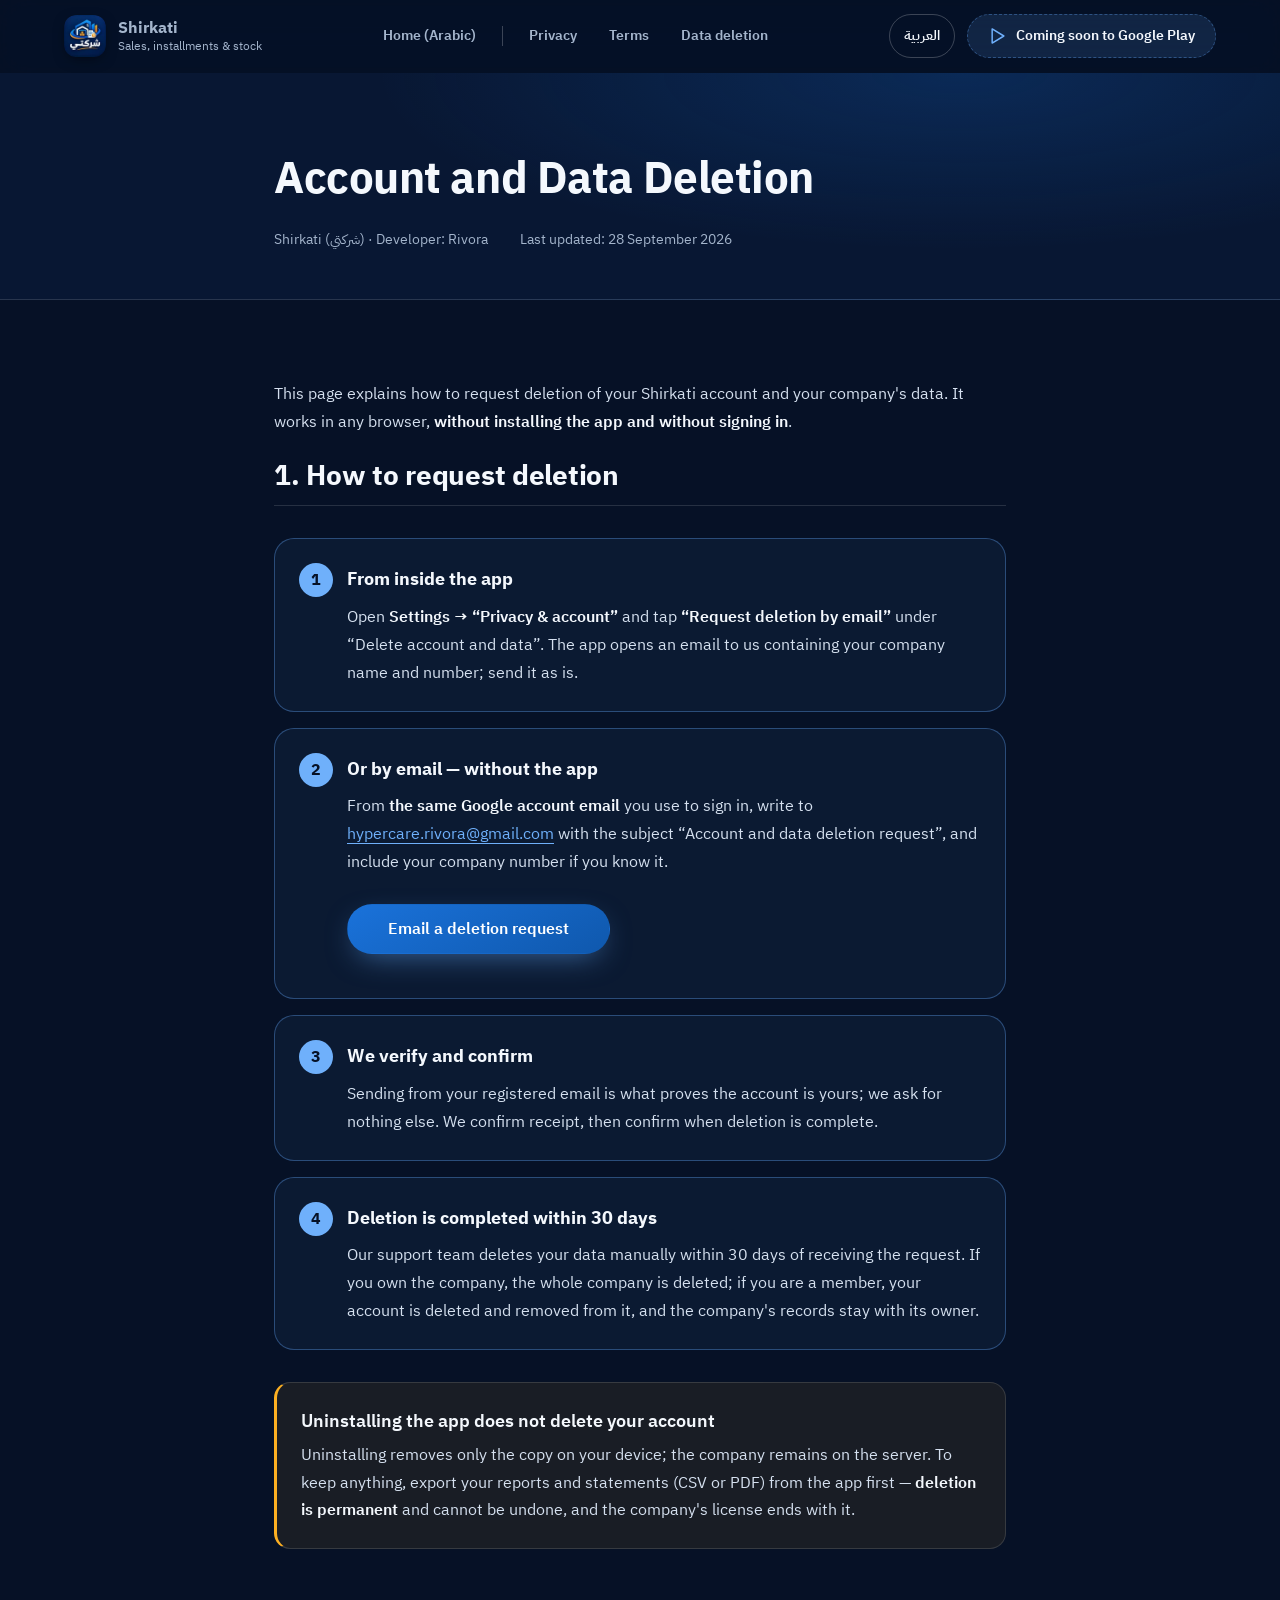
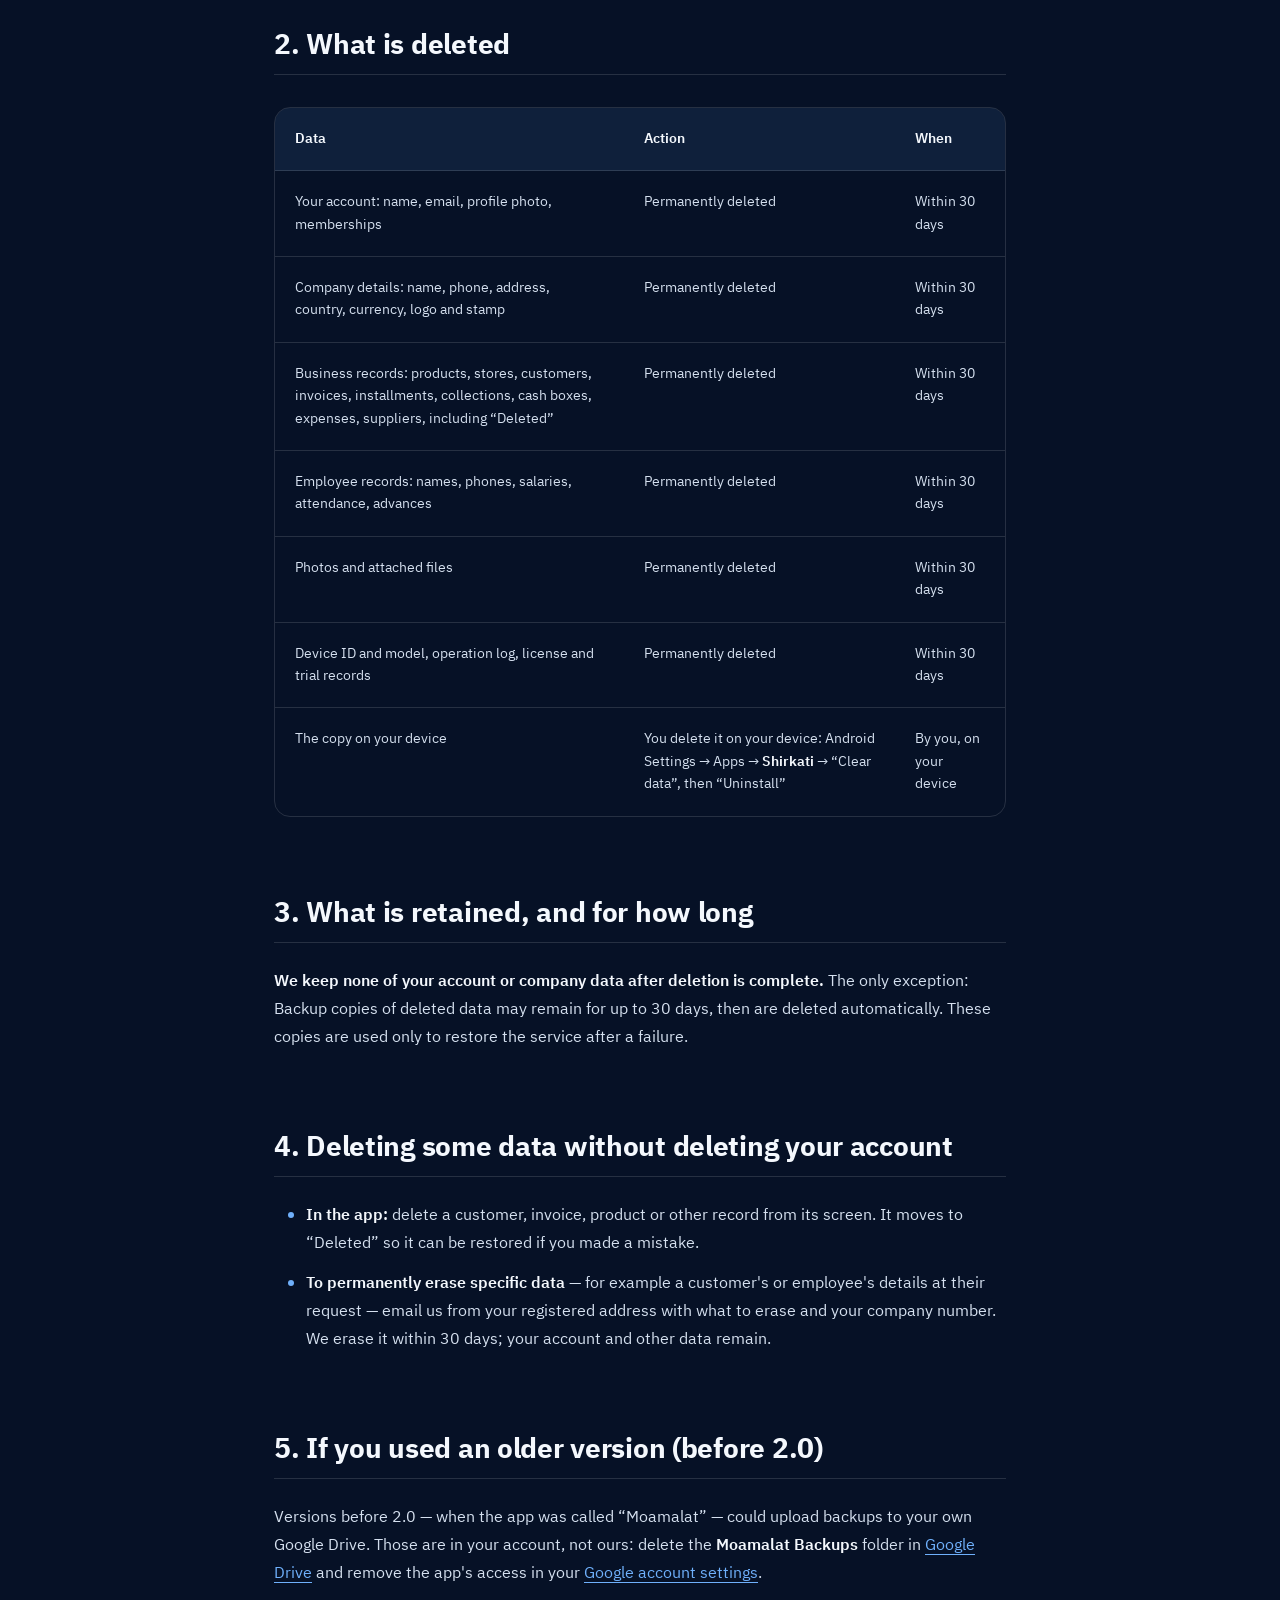
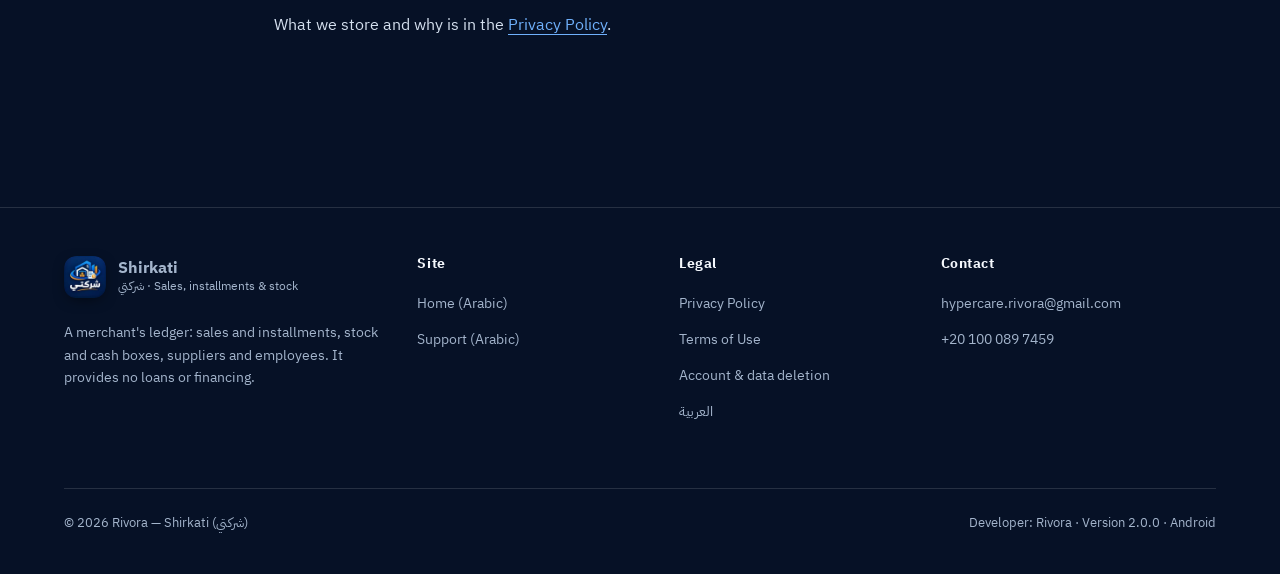
<file: delete-data-en.html>
<!DOCTYPE html>
<html lang="en" dir="ltr">
<head>
<meta charset="utf-8">
<meta name="viewport" content="width=device-width, initial-scale=1">
<title>Account and Data Deletion — Shirkati</title>
<meta name="description" content="How to request deletion of your Shirkati account and company data (developer: Rivora): steps, what is deleted, and timing.">
<meta name="theme-color" content="#061126">
<meta property="og:title" content="Account and Data Deletion — Shirkati">
<meta property="og:description" content="How to request deletion of your Shirkati account and company data (developer: Rivora): steps, what is deleted, and timing.">
<meta property="og:image" content="https://rrivora.github.io/moamalat-site/assets/og.png">
<meta property="og:type" content="article">
<meta property="og:locale" content="en_US">
<link rel="alternate" hreflang="ar" href="delete-data.html">
<link rel="icon" type="image/png" sizes="32x32" href="assets/icon/icon-32.png">
<link rel="icon" type="image/png" sizes="512x512" href="assets/icon/icon-512.png">
<link rel="apple-touch-icon" sizes="180x180" href="assets/icon/icon-180.png">
<link rel="preload" href="assets/fonts/IBMPlexSansArabic-Regular.woff2" as="font" type="font/woff2" crossorigin>
<link rel="stylesheet" href="assets/landing.css">
</head>
<body>

<a class="skip" href="#main">Skip to content</a>

<header class="nav" id="nav">
  <div class="shell">
    <a class="brand" href="index.html">
      <img class="brand-mark" src="assets/icon/mark.webp" width="96" height="96" alt="" aria-hidden="true">
      <span>
        <b>Shirkati</b>
        <span>Sales, installments &amp; stock</span>
      </span>
    </a>
    <nav class="nav-links" aria-label="Site sections">
      <a href="index.html">Home (Arabic)</a>
      <span class="nav-sep" aria-hidden="true"></span>
      <a href="privacy-en.html">Privacy</a>
      <a href="terms-en.html">Terms</a>
      <a href="delete-data-en.html" aria-current="page">Data deletion</a>
    </nav>
    <div class="nav-end">
      <a class="lang-switch" href="delete-data.html" hreflang="ar" lang="ar">العربية</a>
      <span class="soon"><svg viewBox="0 0 24 24" fill="none" stroke="currentColor" stroke-width="1.8" stroke-linecap="round" stroke-linejoin="round" aria-hidden="true"><path d="M5 3.5v17l14-8.5z"/></svg>Coming soon to Google Play</span>
    </div>
  </div>
</header>

<main id="main">

<div class="legal-head">
  <div class="legal" style="padding-block:0">
    <h1>Account and Data Deletion</h1>
    <div class="legal-meta">
      <span>Shirkati (شركتي) · Developer: Rivora</span>
      <span>Last updated: 28 September 2026</span>
    </div>
  </div>
</div>

<div class="legal">

  <p>
    This page explains how to request deletion of your Shirkati account and
    your company's data. It works in any browser, <strong>without installing
    the app and without signing in</strong>.
  </p>

  <h2>1. How to request deletion</h2>
  <ol class="big-steps">
    <li>
      <b>From inside the app</b>
      <p>Open <strong>Settings → “Privacy &amp; account”</strong> and tap <strong>“Request deletion by email”</strong> under “Delete account and data”. The app opens an email to us containing your company name and number; send it as is.</p>
    </li>
    <li>
      <b>Or by email — without the app</b>
      <p>From <strong>the same Google account email</strong> you use to sign in, write to <a href="mailto:hypercare.rivora@gmail.com">hypercare.rivora@gmail.com</a> with the subject “Account and data deletion request”, and include your company number if you know it.</p>
      <p><a class="btn btn-primary" href="mailto:hypercare.rivora@gmail.com?subject=Account%20and%20data%20deletion%20request&amp;body=Company%20number%3A%20">Email a deletion request</a></p>
    </li>
    <li>
      <b>We verify and confirm</b>
      <p>Sending from your registered email is what proves the account is yours; we ask for nothing else. We confirm receipt, then confirm when deletion is complete.</p>
    </li>
    <li>
      <b>Deletion is completed within 30 days</b>
      <p>Our support team deletes your data manually within 30 days of receiving the request. If you own the company, the whole company is deleted; if you are a member, your account is deleted and removed from it, and the company's records stay with its owner.</p>
    </li>
  </ol>

  <div class="note note-warning">
    <p class="note-title">Uninstalling the app does not delete your account</p>
    <p>
      Uninstalling removes only the copy on your device; the company remains on
      the server. To keep anything, export your reports and statements (CSV or
      PDF) from the app first — <strong>deletion is permanent</strong> and
      cannot be undone, and the company's license ends with it.
    </p>
  </div>

  <h2>2. What is deleted</h2>
  <div class="table-wrap">
    <table>
      <thead><tr><th scope="col">Data</th><th scope="col">Action</th><th scope="col">When</th></tr></thead>
      <tbody>
        <tr><td>Your account: name, email, profile photo, memberships</td><td>Permanently deleted</td><td>Within 30 days</td></tr>
        <tr><td>Company details: name, phone, address, country, currency, logo and stamp</td><td>Permanently deleted</td><td>Within 30 days</td></tr>
        <tr><td>Business records: products, stores, customers, invoices, installments, collections, cash boxes, expenses, suppliers, including “Deleted”</td><td>Permanently deleted</td><td>Within 30 days</td></tr>
        <tr><td>Employee records: names, phones, salaries, attendance, advances</td><td>Permanently deleted</td><td>Within 30 days</td></tr>
        <tr><td>Photos and attached files</td><td>Permanently deleted</td><td>Within 30 days</td></tr>
        <tr><td>Device ID and model, operation log, license and trial records</td><td>Permanently deleted</td><td>Within 30 days</td></tr>
        <tr><td>The copy on your device</td><td>You delete it on your device: Android Settings → Apps → <strong>Shirkati</strong> → “Clear data”, then “Uninstall”</td><td>By you, on your device</td></tr>
      </tbody>
    </table>
  </div>

  <h2>3. What is retained, and for how long</h2>
  <p>
    <strong>We keep none of your account or company data after deletion is complete.</strong>
    The only exception: Backup copies of deleted data may remain for up to 30 days, then are deleted automatically.
    These copies are used only to restore the service after a failure.
  </p>

  <h2>4. Deleting some data without deleting your account</h2>
  <ul>
    <li><strong>In the app:</strong> delete a customer, invoice, product or other record from its screen. It moves to “Deleted” so it can be restored if you made a mistake.</li>
    <li><strong>To permanently erase specific data</strong> — for example a customer's or employee's details at their request — email us from your registered address with what to erase and your company number. We erase it within 30 days; your account and other data remain.</li>
  </ul>

  <h2>5. If you used an older version (before 2.0)</h2>
  <p>
    Versions before 2.0 — when the app was called “Moamalat” — could upload
    backups to your own Google Drive. Those are in your account, not ours:
    delete the <strong>Moamalat Backups</strong> folder in
    <a href="https://drive.google.com" target="_blank" rel="noopener">Google Drive</a>
    and remove the app's access in your
    <a href="https://myaccount.google.com/permissions" target="_blank" rel="noopener">Google account settings</a>.
  </p>

  <p>What we store and why is in the <a href="privacy-en.html">Privacy Policy</a>.</p>
</div>

</main>

<footer class="foot">
  <div class="shell">
    <div class="foot-grid">
      <div>
        <a class="brand" href="index.html">
          <img class="brand-mark" src="assets/icon/mark.webp" width="96" height="96" alt="" aria-hidden="true">
          <span><b>Shirkati</b><span>شركتي · Sales, installments &amp; stock</span></span>
        </a>
        <p class="foot-about">
          A merchant's ledger: sales and installments, stock and cash boxes,
          suppliers and employees. It provides no loans or financing.
        </p>
      </div>
      <nav aria-labelledby="f1">
        <h2 id="f1">Site</h2>
        <ul>
          <li><a href="index.html" hreflang="ar">Home (Arabic)</a></li>
          <li><a href="support.html" hreflang="ar">Support (Arabic)</a></li>
        </ul>
      </nav>
      <nav aria-labelledby="f2">
        <h2 id="f2">Legal</h2>
        <ul>
          <li><a href="privacy-en.html">Privacy Policy</a></li>
          <li><a href="terms-en.html">Terms of Use</a></li>
          <li><a href="delete-data-en.html">Account &amp; data deletion</a></li>
          <li><a href="privacy.html" hreflang="ar" lang="ar">العربية</a></li>
        </ul>
      </nav>
      <div>
        <h2 id="f3">Contact</h2>
        <ul aria-labelledby="f3">
          <li><a href="mailto:hypercare.rivora@gmail.com">hypercare.rivora@gmail.com</a></li>
          <li><a href="https://wa.me/201000897459">+20 100 089 7459</a></li>
        </ul>
      </div>
    </div>
    <div class="foot-bar">
      <p>© 2026 Rivora — Shirkati (شركتي)</p>
      <p>Developer: Rivora · Version 2.0.0 · Android</p>
    </div>
  </div>
</footer>

<script src="assets/landing.js" defer></script>
</body>
</html>
</file>
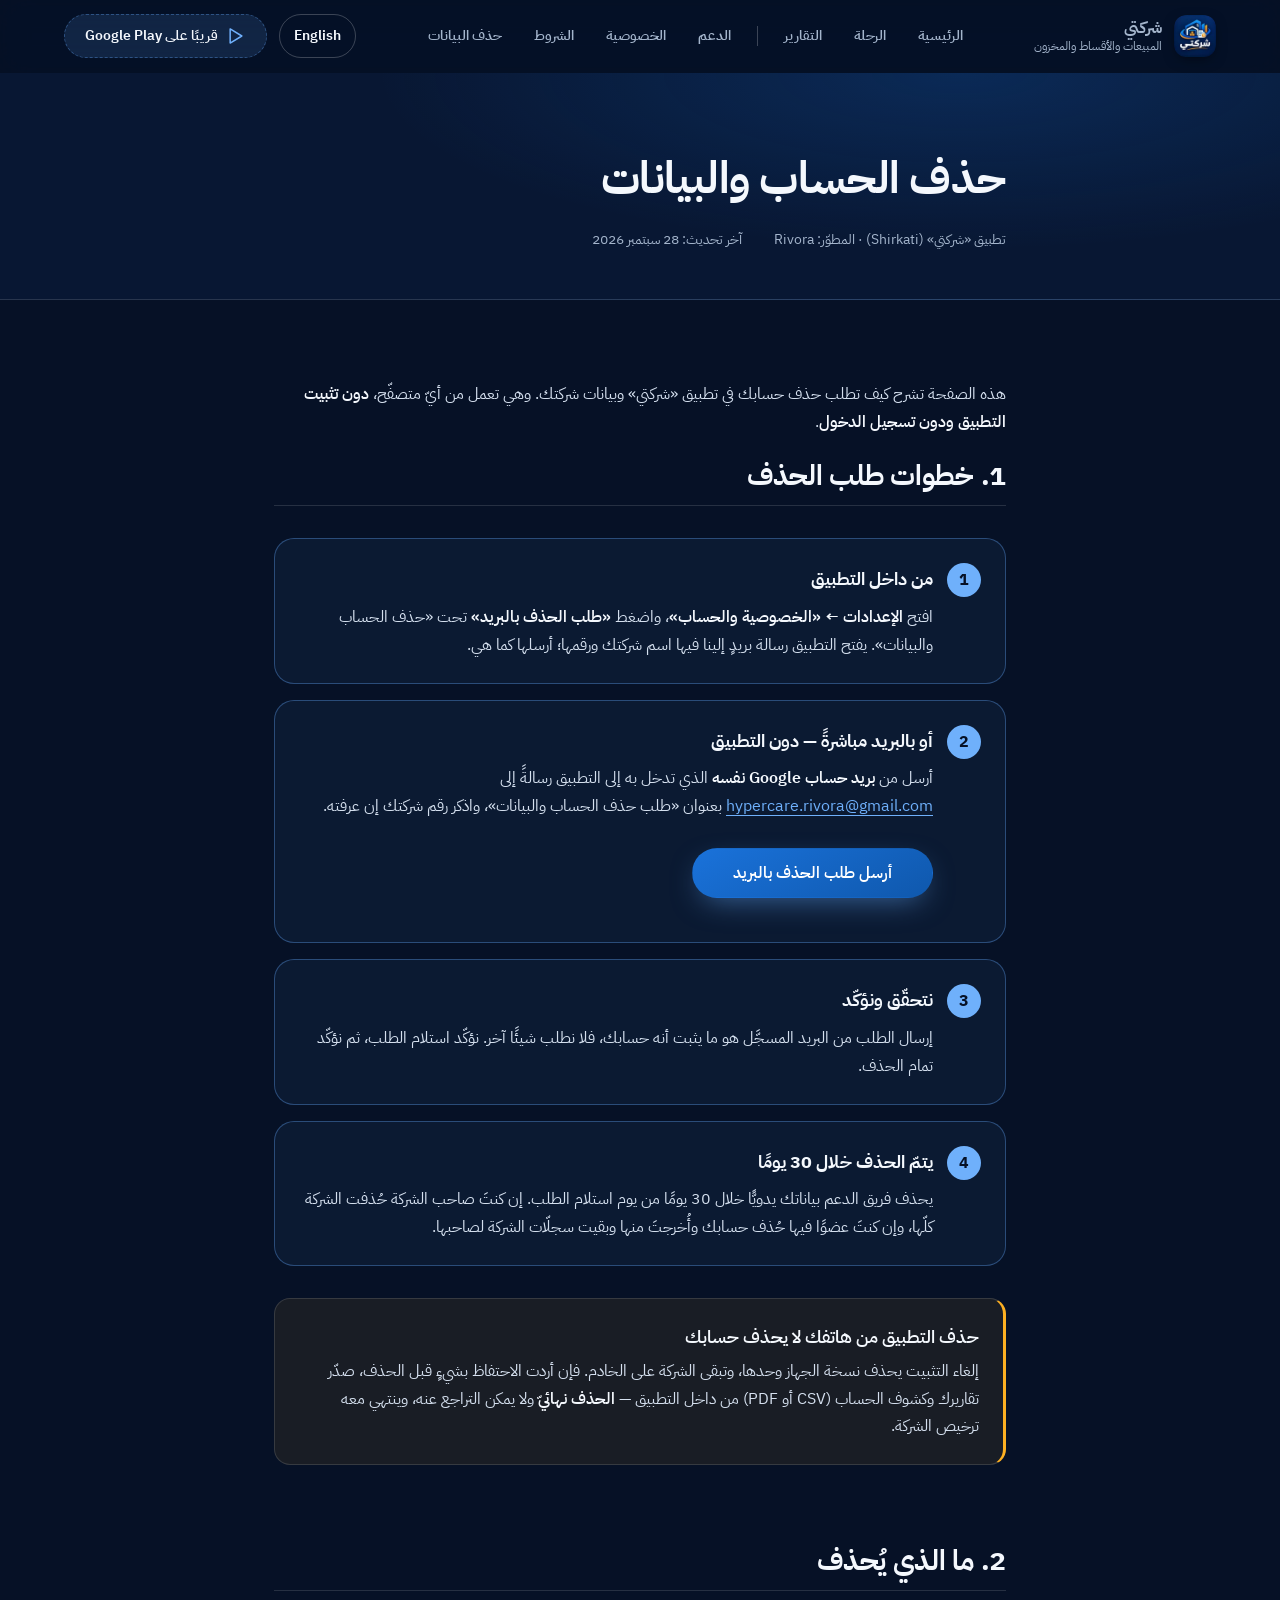
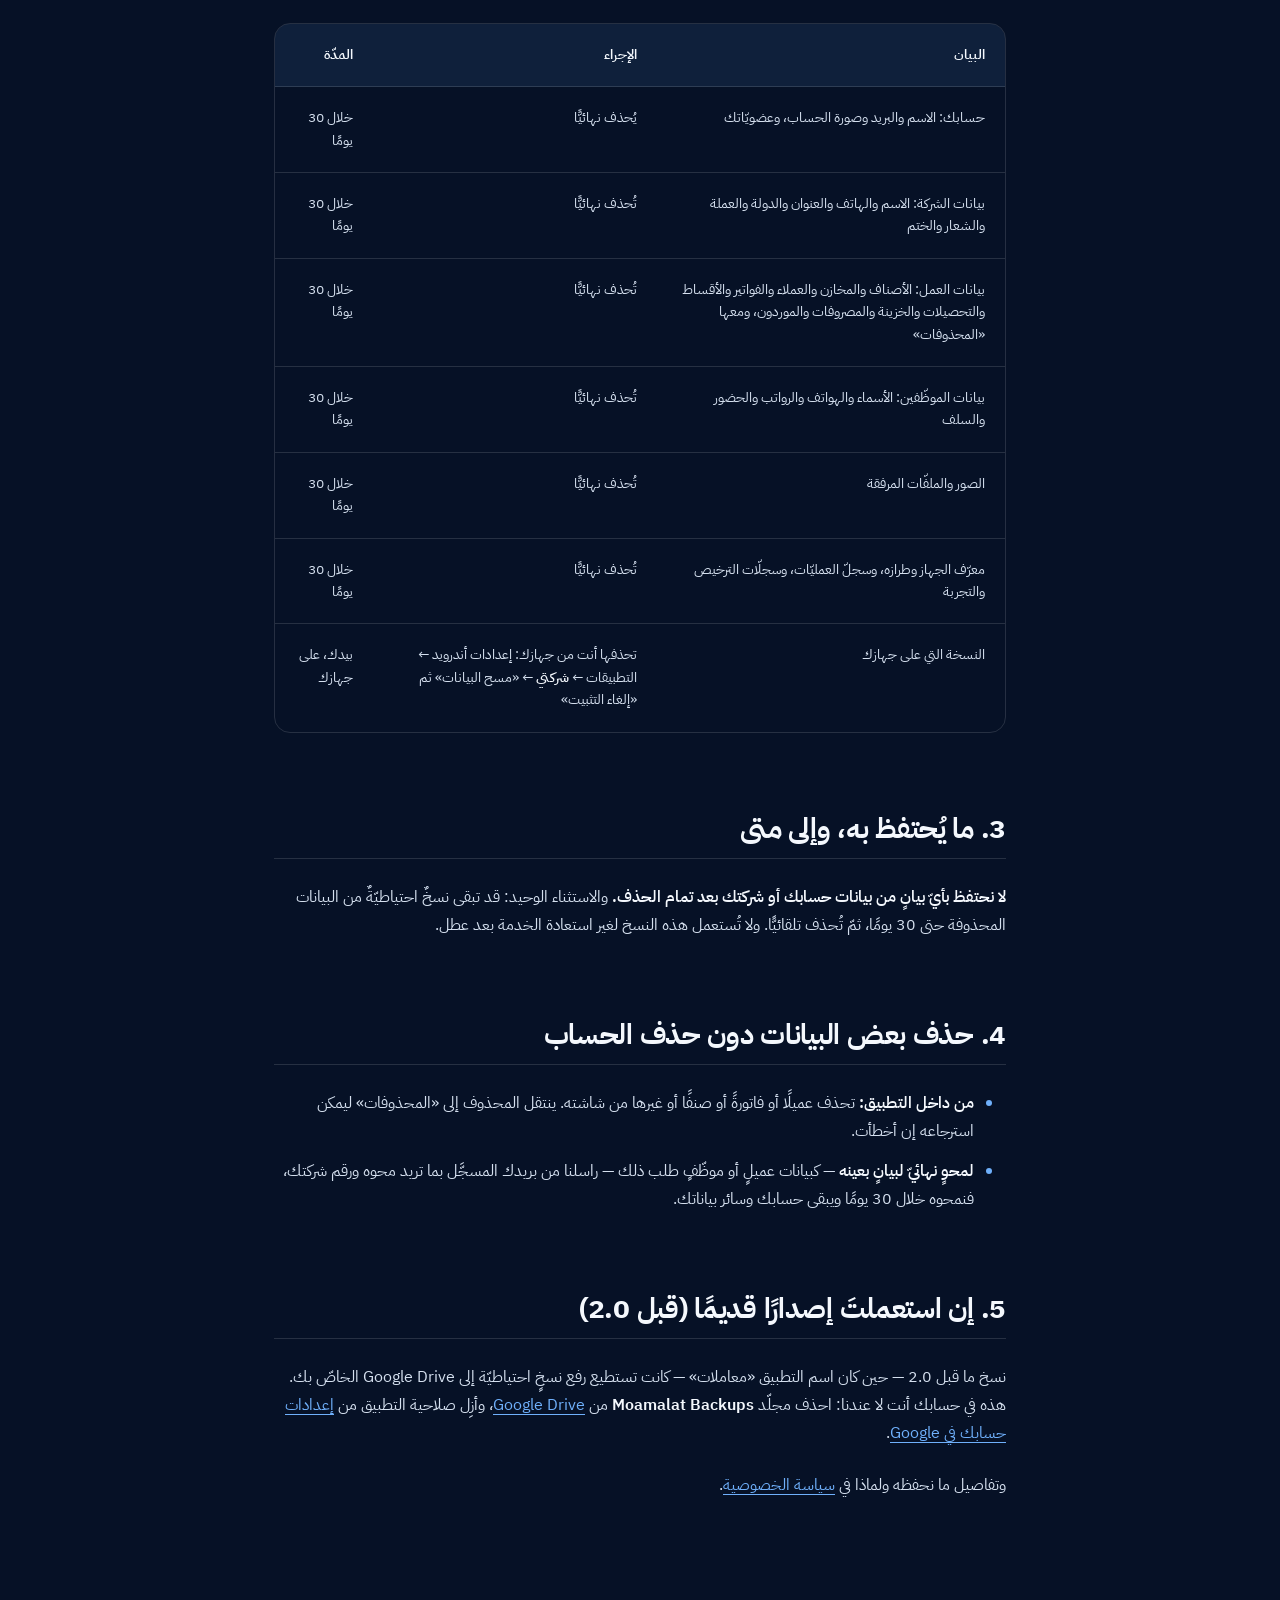
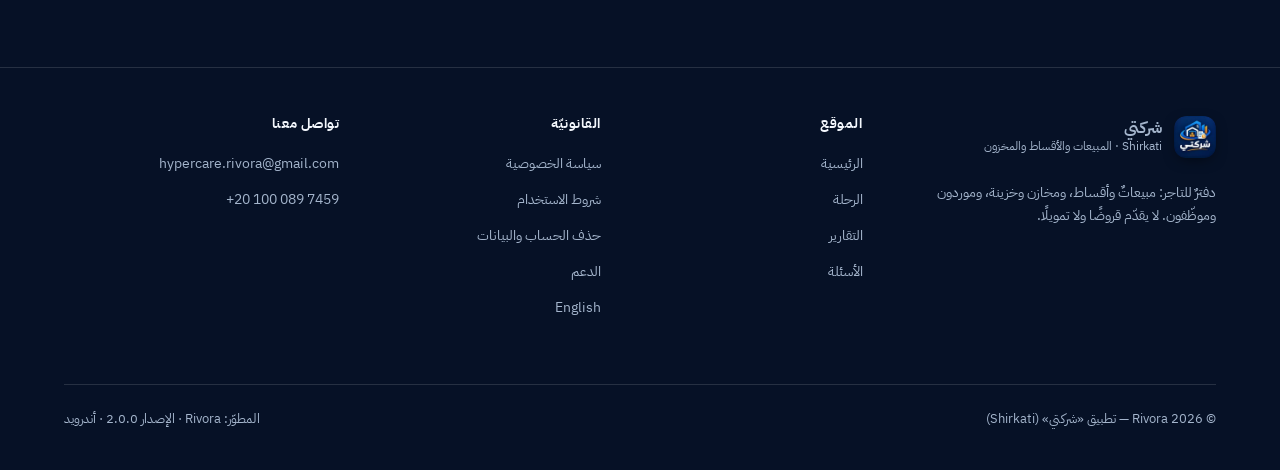
<file: delete-data.html>
<!DOCTYPE html>
<html lang="ar" dir="rtl">
<head>
<meta charset="utf-8">
<meta name="viewport" content="width=device-width, initial-scale=1">
<title>حذف الحساب والبيانات — شركتي</title>
<meta name="description" content="كيف تطلب حذف حسابك وبيانات شركتك في تطبيق شركتي من Rivora: الخطوات، وما يُحذف، والمدّة.">
<meta name="theme-color" content="#061126">
<meta property="og:title" content="حذف الحساب والبيانات — شركتي">
<meta property="og:description" content="كيف تطلب حذف حسابك وبيانات شركتك في تطبيق شركتي من Rivora: الخطوات، وما يُحذف، والمدّة.">
<meta property="og:image" content="https://rrivora.github.io/moamalat-site/assets/og.png">
<meta property="og:type" content="article">
<meta property="og:locale" content="ar_EG">
<link rel="alternate" hreflang="en" href="delete-data-en.html">
<link rel="icon" type="image/png" sizes="32x32" href="assets/icon/icon-32.png">
<link rel="icon" type="image/png" sizes="512x512" href="assets/icon/icon-512.png">
<link rel="apple-touch-icon" sizes="180x180" href="assets/icon/icon-180.png">
<link rel="preload" href="assets/fonts/IBMPlexSansArabic-Regular.woff2" as="font" type="font/woff2" crossorigin>
<link rel="stylesheet" href="assets/landing.css">
</head>
<body>

<a class="skip" href="#main">تخطَّ إلى المحتوى</a>

<header class="nav" id="nav">
  <div class="shell">
    <a class="brand" href="index.html">
      <img class="brand-mark" src="assets/icon/mark.webp" width="96" height="96" alt="" aria-hidden="true">
      <span>
        <b>شركتي</b>
        <span>المبيعات والأقساط والمخزون</span>
      </span>
    </a>
    <nav class="nav-links" aria-label="أقسام الموقع">
      <a href="index.html">الرئيسية</a>
      <a href="index.html#journey">الرحلة</a>
      <a href="index.html#reports">التقارير</a>
      <span class="nav-sep" aria-hidden="true"></span>
      <a href="support.html">الدعم</a>
      <a href="privacy.html">الخصوصية</a>
      <a href="terms.html">الشروط</a>
      <a href="delete-data.html" aria-current="page">حذف البيانات</a>
    </nav>
    <div class="nav-end">
      <a class="lang-switch" href="delete-data-en.html" hreflang="en" lang="en">English</a>
      <span class="soon"><svg viewBox="0 0 24 24" fill="none" stroke="currentColor" stroke-width="1.8" stroke-linecap="round" stroke-linejoin="round" aria-hidden="true"><path d="M5 3.5v17l14-8.5z"/></svg>قريبًا على Google Play</span>
    </div>
  </div>
</header>

<main id="main">

<div class="legal-head">
  <div class="legal" style="padding-block:0">
    <h1>حذف الحساب والبيانات</h1>
    <div class="legal-meta">
      <span>تطبيق «شركتي» (Shirkati) · المطوّر: <bdi>Rivora</bdi></span>
      <span>آخر تحديث: 28 سبتمبر 2026</span>
    </div>
  </div>
</div>

<div class="legal">

  <p>
    هذه الصفحة تشرح كيف تطلب حذف حسابك في تطبيق «شركتي» وبيانات شركتك. وهي
    تعمل من أيّ متصفّح، <strong>دون تثبيت التطبيق ودون تسجيل الدخول</strong>.
  </p>

  <h2>1. خطوات طلب الحذف</h2>
  <ol class="big-steps">
    <li>
      <b>من داخل التطبيق</b>
      <p>افتح <strong>الإعدادات ← «الخصوصية والحساب»</strong>، واضغط <strong>«طلب الحذف بالبريد»</strong> تحت «حذف الحساب والبيانات». يفتح التطبيق رسالة بريدٍ إلينا فيها اسم شركتك ورقمها؛ أرسلها كما هي.</p>
    </li>
    <li>
      <b>أو بالبريد مباشرةً — دون التطبيق</b>
      <p>أرسل من <strong>بريد حساب Google نفسه</strong> الذي تدخل به إلى التطبيق رسالةً إلى <a href="mailto:hypercare.rivora@gmail.com">hypercare.rivora@gmail.com</a> بعنوان «طلب حذف الحساب والبيانات»، واذكر رقم شركتك إن عرفته.</p>
      <p><a class="btn btn-primary" href="mailto:hypercare.rivora@gmail.com?subject=%D8%B7%D9%84%D8%A8%20%D8%AD%D8%B0%D9%81%20%D8%A7%D9%84%D8%AD%D8%B3%D8%A7%D8%A8%20%D9%88%D8%A7%D9%84%D8%A8%D9%8A%D8%A7%D9%86%D8%A7%D8%AA&amp;body=%D8%B1%D9%82%D9%85%20%D8%A7%D9%84%D8%B4%D8%B1%D9%83%D8%A9%3A%20">أرسل طلب الحذف بالبريد</a></p>
    </li>
    <li>
      <b>نتحقّق ونؤكّد</b>
      <p>إرسال الطلب من البريد المسجَّل هو ما يثبت أنه حسابك، فلا نطلب شيئًا آخر. نؤكّد استلام الطلب، ثم نؤكّد تمام الحذف.</p>
    </li>
    <li>
      <b>يتمّ الحذف خلال 30 يومًا</b>
      <p>يحذف فريق الدعم بياناتك يدويًّا خلال 30 يومًا من يوم استلام الطلب. إن كنتَ صاحب الشركة حُذفت الشركة كلّها، وإن كنتَ عضوًا فيها حُذف حسابك وأُخرجتَ منها وبقيت سجلّات الشركة لصاحبها.</p>
    </li>
  </ol>

  <div class="note note-warning">
    <p class="note-title">حذف التطبيق من هاتفك لا يحذف حسابك</p>
    <p>
      إلغاء التثبيت يحذف نسخة الجهاز وحدها، وتبقى الشركة على الخادم. فإن أردت
      الاحتفاظ بشيءٍ قبل الحذف، صدّر تقاريرك وكشوف الحساب (CSV أو PDF) من
      داخل التطبيق — <strong>الحذف نهائيّ</strong> ولا يمكن التراجع عنه، وينتهي
      معه ترخيص الشركة.
    </p>
  </div>

  <h2>2. ما الذي يُحذف</h2>
  <div class="table-wrap">
    <table>
      <thead><tr><th scope="col">البيان</th><th scope="col">الإجراء</th><th scope="col">المدّة</th></tr></thead>
      <tbody>
        <tr><td>حسابك: الاسم والبريد وصورة الحساب، وعضويّاتك</td><td>يُحذف نهائيًّا</td><td>خلال 30 يومًا</td></tr>
        <tr><td>بيانات الشركة: الاسم والهاتف والعنوان والدولة والعملة والشعار والختم</td><td>تُحذف نهائيًّا</td><td>خلال 30 يومًا</td></tr>
        <tr><td>بيانات العمل: الأصناف والمخازن والعملاء والفواتير والأقساط والتحصيلات والخزينة والمصروفات والموردون، ومعها «المحذوفات»</td><td>تُحذف نهائيًّا</td><td>خلال 30 يومًا</td></tr>
        <tr><td>بيانات الموظّفين: الأسماء والهواتف والرواتب والحضور والسلف</td><td>تُحذف نهائيًّا</td><td>خلال 30 يومًا</td></tr>
        <tr><td>الصور والملفّات المرفقة</td><td>تُحذف نهائيًّا</td><td>خلال 30 يومًا</td></tr>
        <tr><td>معرّف الجهاز وطرازه، وسجلّ العمليّات، وسجلّات الترخيص والتجربة</td><td>تُحذف نهائيًّا</td><td>خلال 30 يومًا</td></tr>
        <tr><td>النسخة التي على جهازك</td><td>تحذفها أنت من جهازك: إعدادات أندرويد ← التطبيقات ← <strong>شركتي</strong> ← «مسح البيانات» ثم «إلغاء التثبيت»</td><td>بيدك، على جهازك</td></tr>
      </tbody>
    </table>
  </div>

  <h2>3. ما يُحتفظ به، وإلى متى</h2>
  <p>
    <strong>لا نحتفظ بأيّ بيانٍ من بيانات حسابك أو شركتك بعد تمام الحذف.</strong>
    والاستثناء الوحيد: قد تبقى نسخٌ احتياطيّةٌ من البيانات المحذوفة حتى 30 يومًا، ثمّ تُحذف تلقائيًّا.
    ولا تُستعمل هذه النسخ لغير استعادة الخدمة بعد عطل.
  </p>

  <h2>4. حذف بعض البيانات دون حذف الحساب</h2>
  <ul>
    <li>
      <strong>من داخل التطبيق:</strong> تحذف عميلًا أو فاتورةً أو صنفًا أو غيرها
      من شاشته. ينتقل المحذوف إلى «المحذوفات» ليمكن استرجاعه إن أخطأت.
    </li>
    <li>
      <strong>لمحوٍ نهائيّ لبيانٍ بعينه</strong> — كبيانات عميلٍ أو موظّفٍ طلب
      ذلك — راسلنا من بريدك المسجَّل بما تريد محوه ورقم شركتك، فنمحوه خلال 30
      يومًا ويبقى حسابك وسائر بياناتك.
    </li>
  </ul>

  <h2>5. إن استعملتَ إصدارًا قديمًا (قبل 2.0)</h2>
  <p>
    نسخ ما قبل 2.0 — حين كان اسم التطبيق «معاملات» — كانت تستطيع رفع نسخٍ
    احتياطيّة إلى Google Drive الخاصّ بك. هذه في حسابك أنت لا عندنا: احذف مجلّد
    <strong>Moamalat Backups</strong> من
    <a href="https://drive.google.com" target="_blank" rel="noopener">Google Drive</a>،
    وأزِل صلاحية التطبيق من
    <a href="https://myaccount.google.com/permissions" target="_blank" rel="noopener">إعدادات حسابك في Google</a>.
  </p>

  <p>
    وتفاصيل ما نحفظه ولماذا في <a href="privacy.html">سياسة الخصوصية</a>.
  </p>
</div>

</main>

<footer class="foot">
  <div class="shell">
    <div class="foot-grid">
      <div>
        <a class="brand" href="index.html">
          <img class="brand-mark" src="assets/icon/mark.webp" width="96" height="96" alt="" aria-hidden="true">
          <span><b>شركتي</b><span>Shirkati · المبيعات والأقساط والمخزون</span></span>
        </a>
        <p class="foot-about">
          دفترٌ للتاجر: مبيعاتٌ وأقساط، ومخازن وخزينة، وموردون وموظّفون.
          لا يقدّم قروضًا ولا تمويلًا.
        </p>
      </div>
      <nav aria-labelledby="f1">
        <h2 id="f1">الموقع</h2>
        <ul>
          <li><a href="index.html">الرئيسية</a></li>
          <li><a href="index.html#journey">الرحلة</a></li>
          <li><a href="index.html#reports">التقارير</a></li>
          <li><a href="index.html#faq">الأسئلة</a></li>
        </ul>
      </nav>
      <nav aria-labelledby="f2">
        <h2 id="f2">القانونيّة</h2>
        <ul>
          <li><a href="privacy.html">سياسة الخصوصية</a></li>
          <li><a href="terms.html">شروط الاستخدام</a></li>
          <li><a href="delete-data.html">حذف الحساب والبيانات</a></li>
          <li><a href="support.html">الدعم</a></li>
          <li><a href="privacy-en.html" hreflang="en" lang="en">English</a></li>
        </ul>
      </nav>
      <div>
        <h2 id="f3">تواصل معنا</h2>
        <ul aria-labelledby="f3">
          <li><a href="mailto:hypercare.rivora@gmail.com">hypercare.rivora@gmail.com</a></li>
          <li><a href="https://wa.me/201000897459">‎+20 100 089 7459</a></li>
        </ul>
      </div>
    </div>
    <div class="foot-bar">
      <p>© 2026 <bdi>Rivora</bdi> — تطبيق «شركتي» (Shirkati)</p>
      <p>المطوّر: <bdi>Rivora</bdi> · الإصدار 2.0.0 · أندرويد</p>
    </div>
  </div>
</footer>

<script src="assets/landing.js" defer></script>
</body>
</html>
</file>
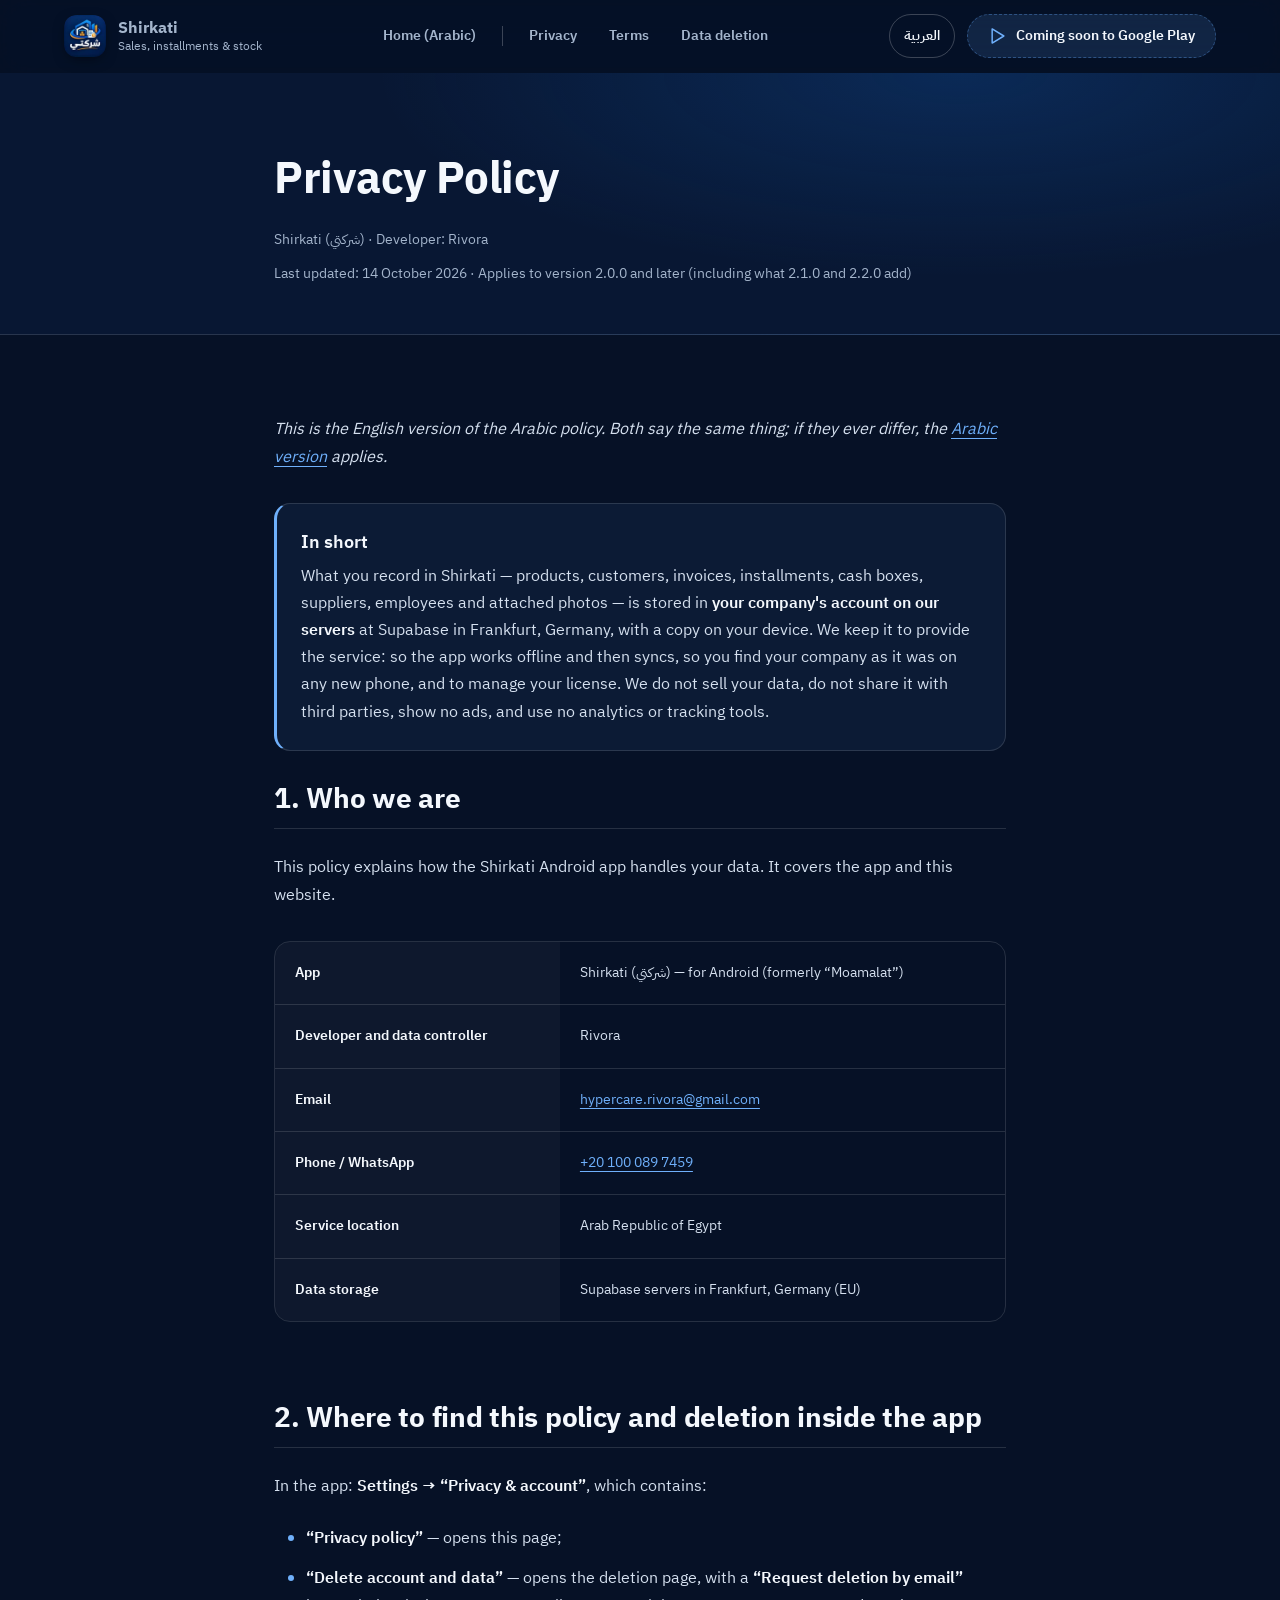
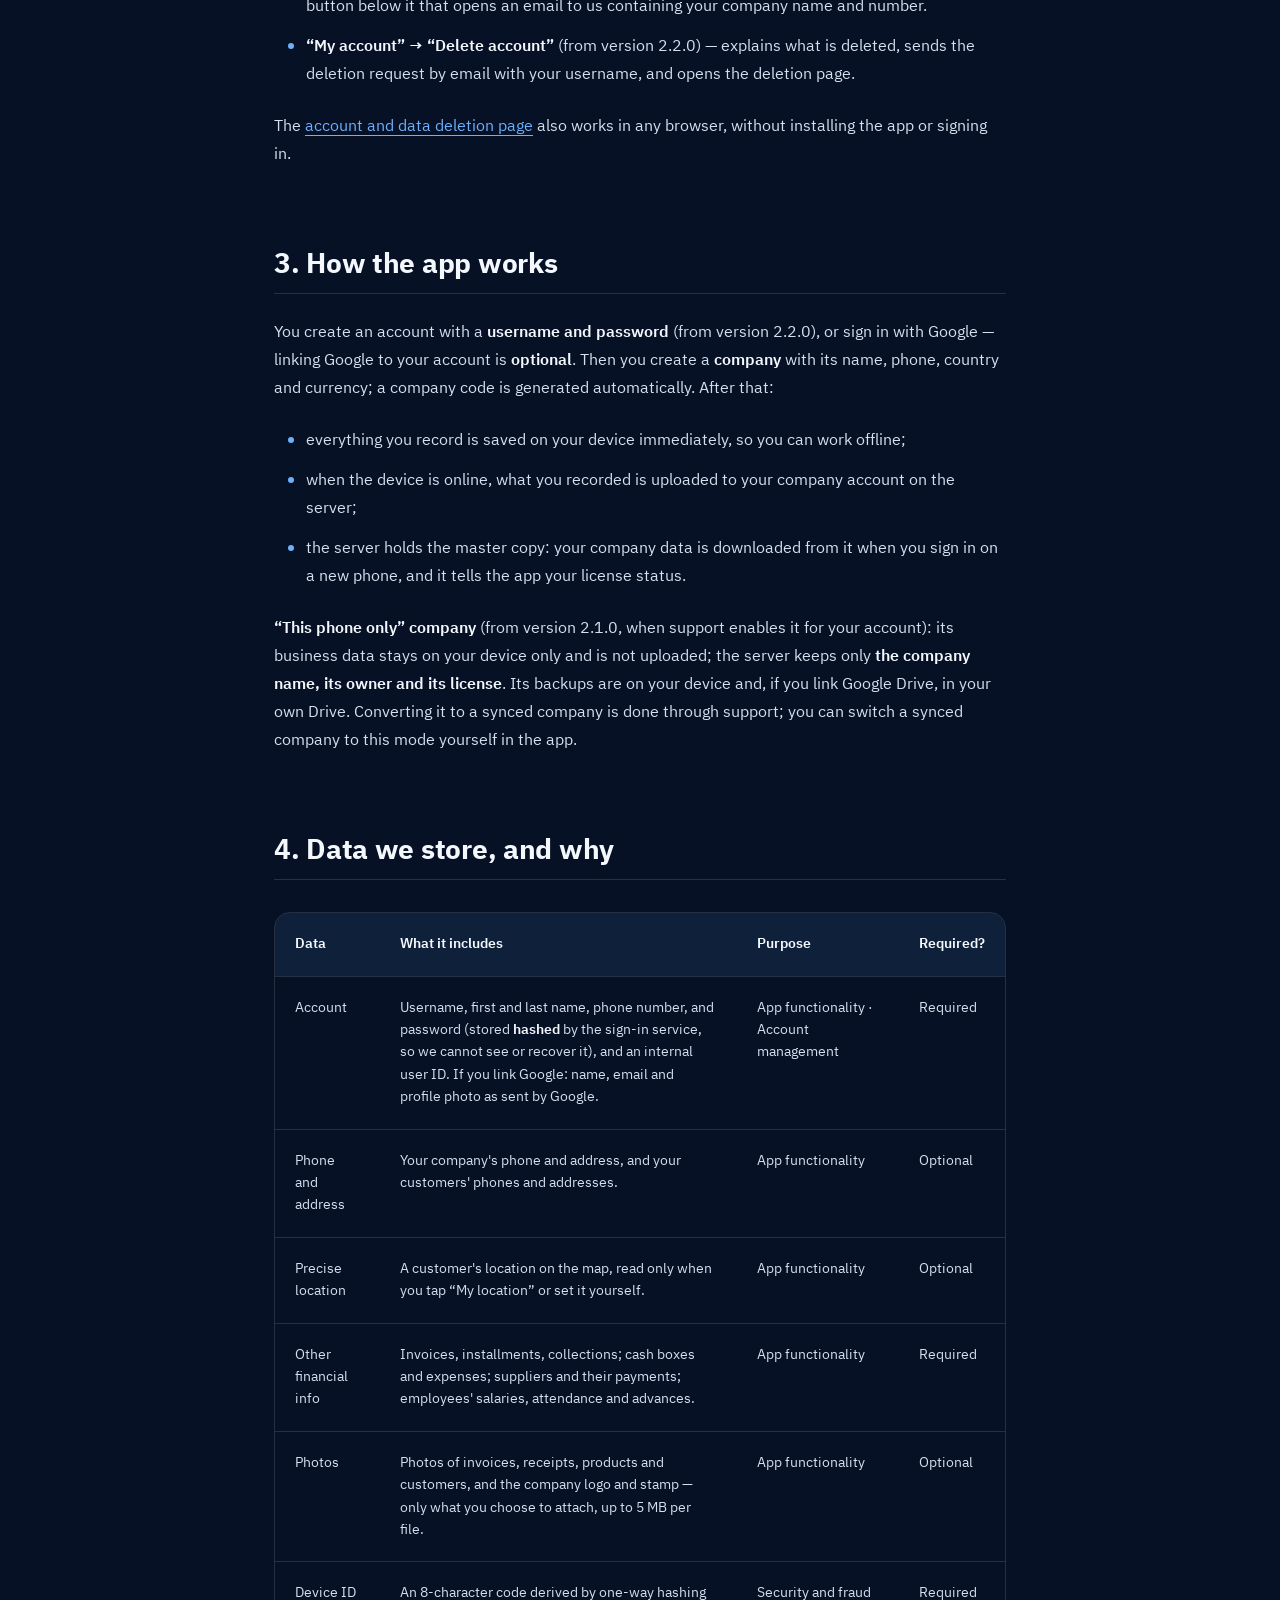
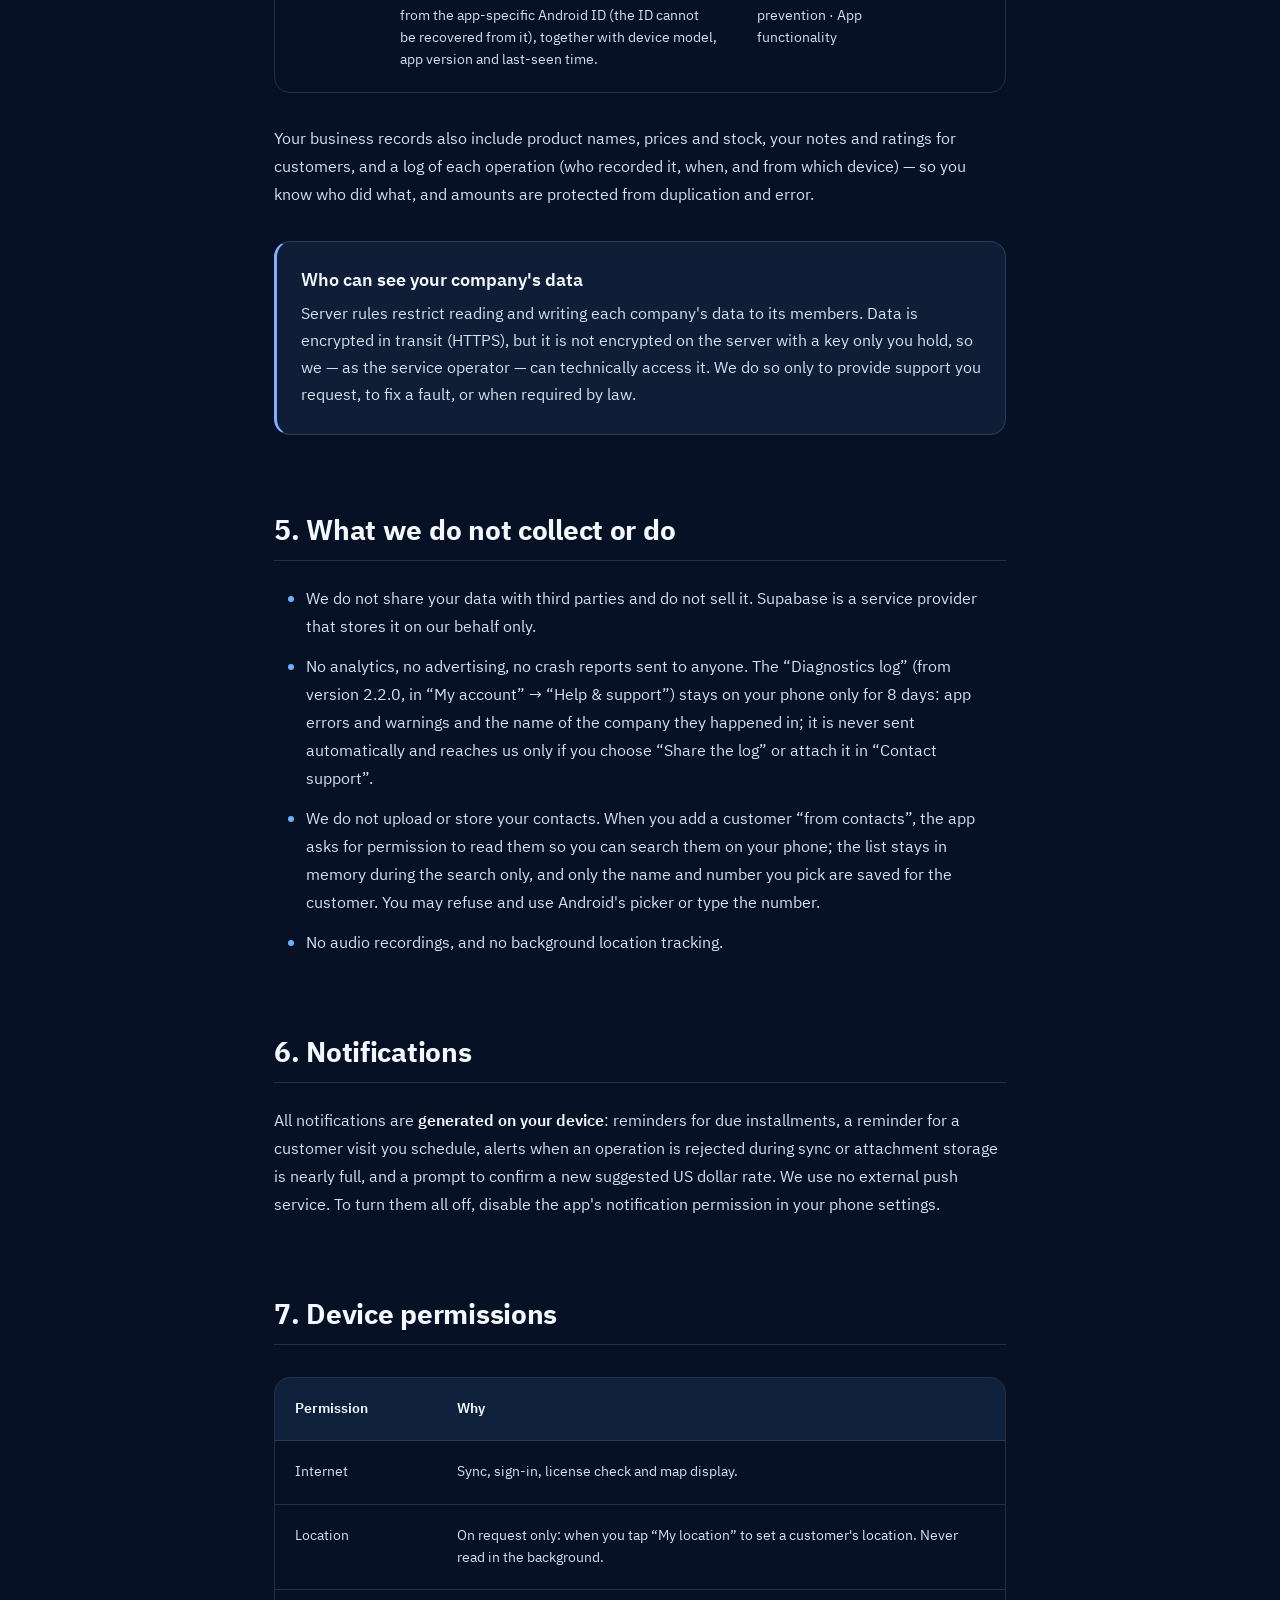
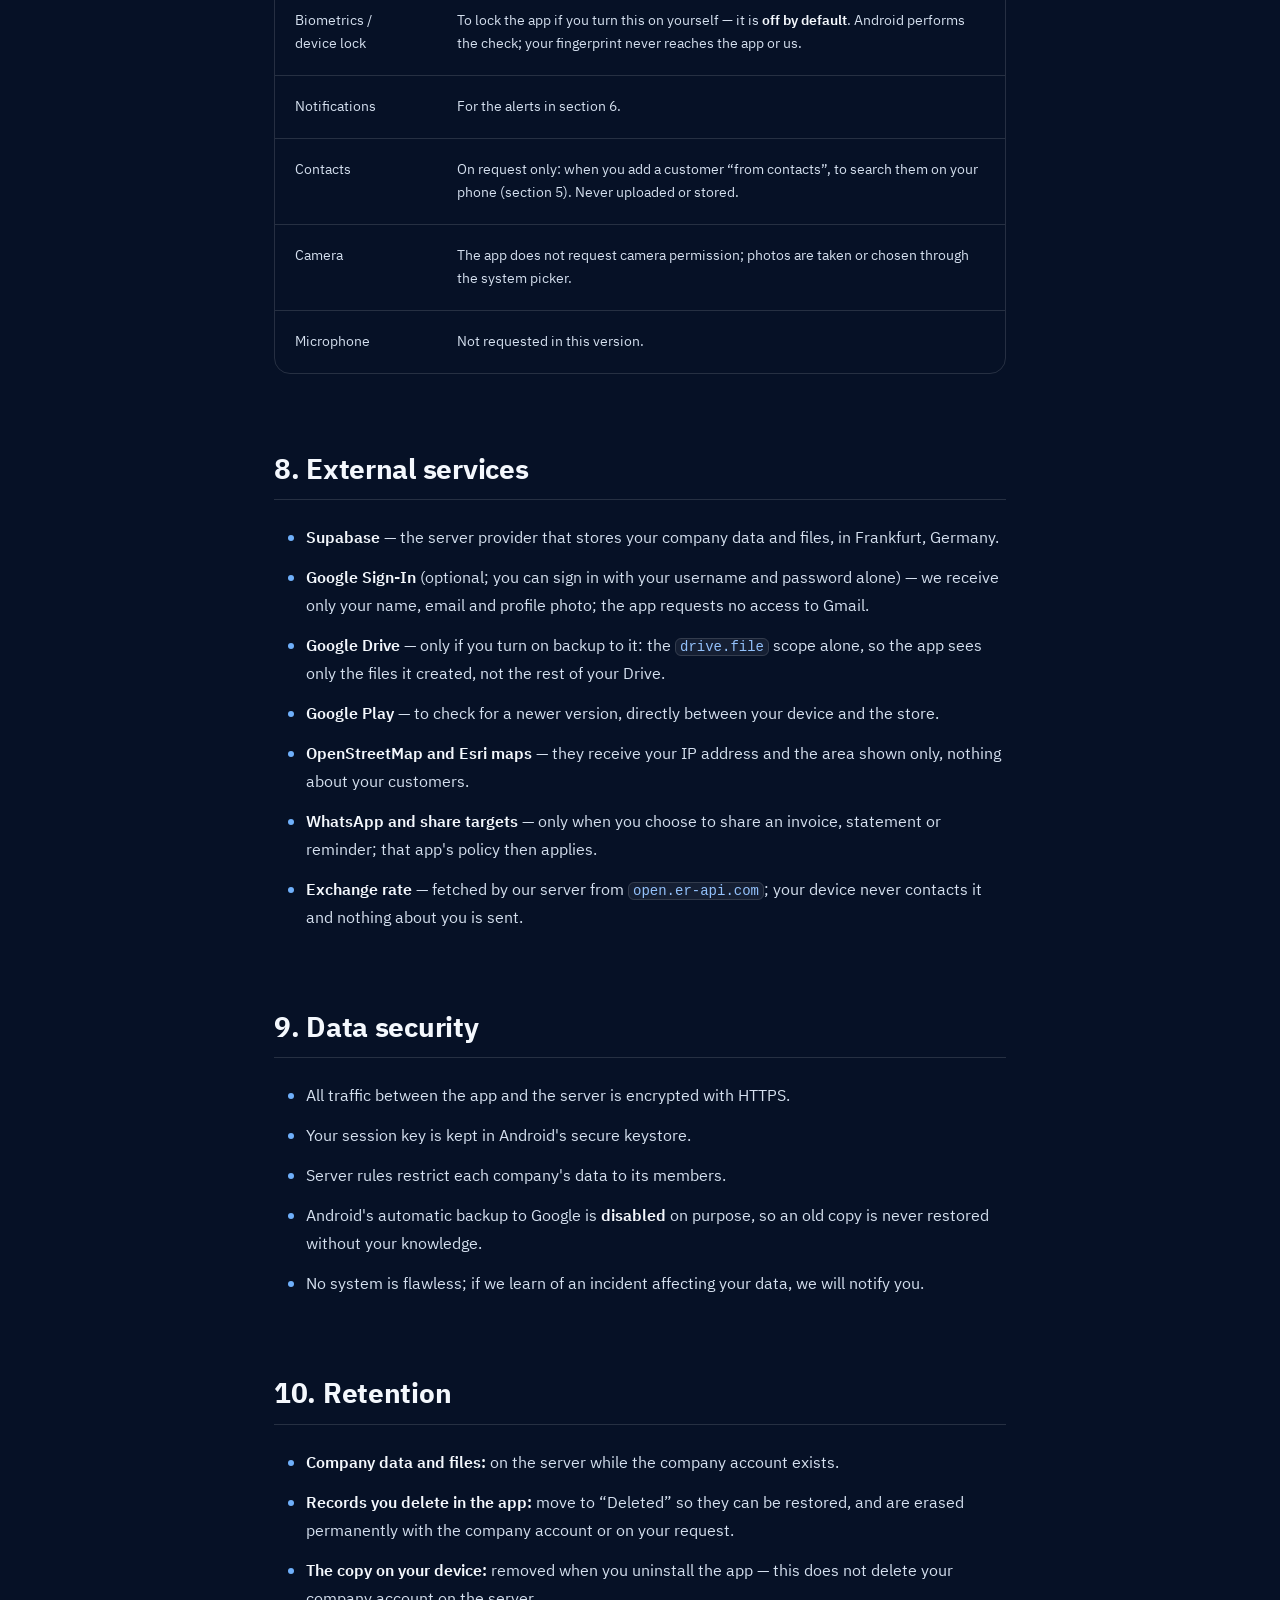
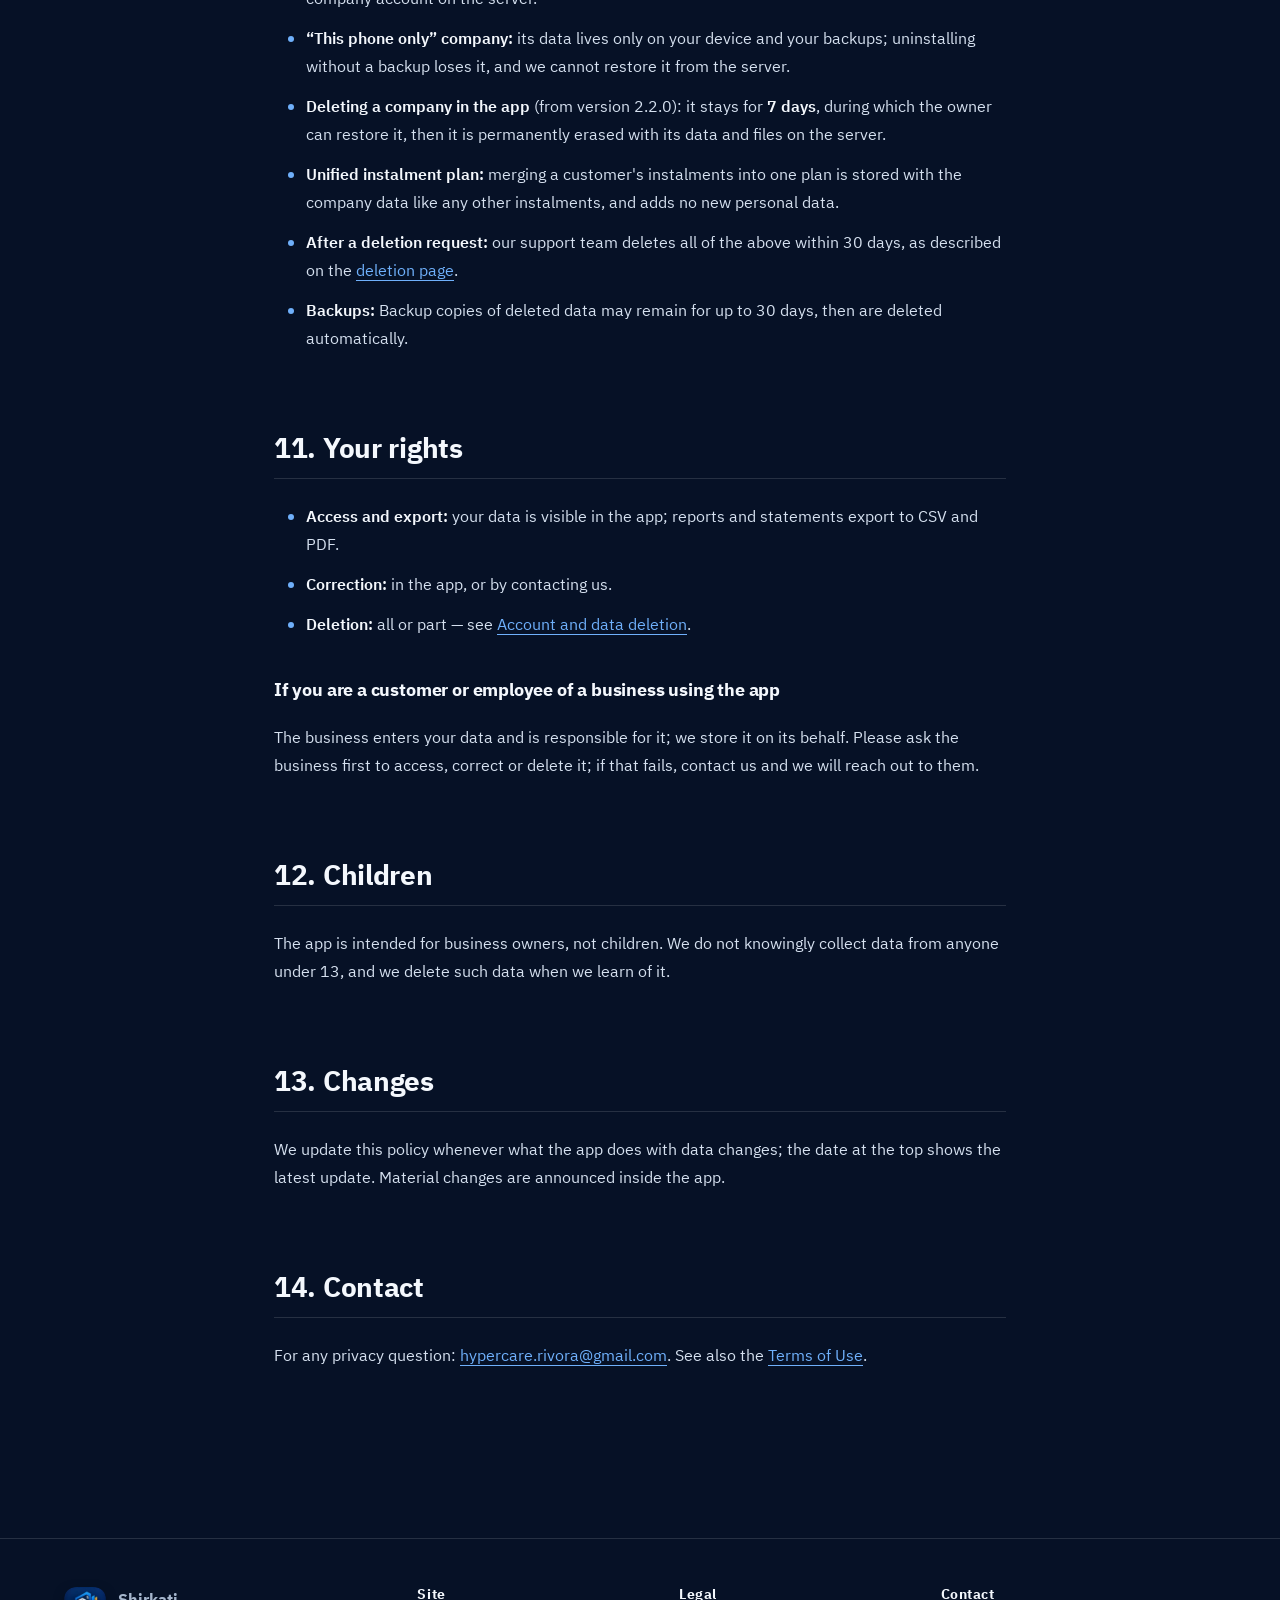
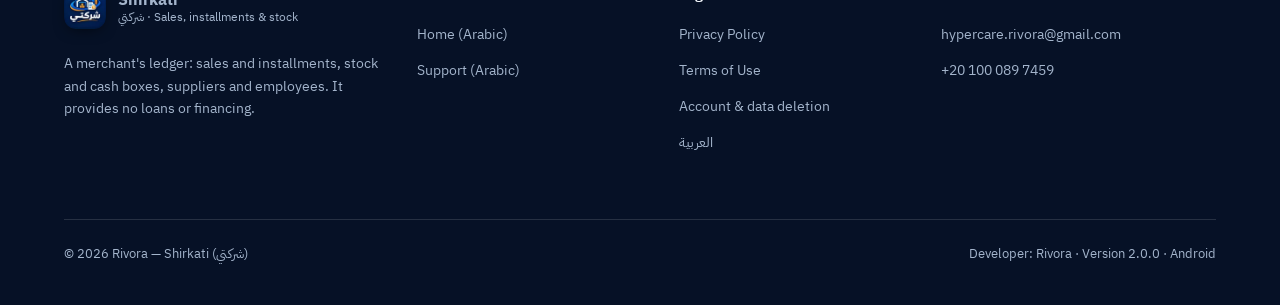
<file: privacy-en.html>
<!DOCTYPE html>
<html lang="en" dir="ltr">
<head>
<meta charset="utf-8">
<meta name="viewport" content="width=device-width, initial-scale=1">
<title>Privacy Policy — Shirkati</title>
<meta name="description" content="Shirkati privacy policy by Rivora: what we store, why, where, and how to delete it.">
<meta name="theme-color" content="#061126">
<meta property="og:title" content="Privacy Policy — Shirkati">
<meta property="og:description" content="Shirkati privacy policy by Rivora: what we store, why, where, and how to delete it.">
<meta property="og:image" content="https://rrivora.github.io/moamalat-site/assets/og.png">
<meta property="og:type" content="article">
<meta property="og:locale" content="en_US">
<link rel="alternate" hreflang="ar" href="privacy.html">
<link rel="icon" type="image/png" sizes="32x32" href="assets/icon/icon-32.png">
<link rel="icon" type="image/png" sizes="512x512" href="assets/icon/icon-512.png">
<link rel="apple-touch-icon" sizes="180x180" href="assets/icon/icon-180.png">
<link rel="preload" href="assets/fonts/IBMPlexSansArabic-Regular.woff2" as="font" type="font/woff2" crossorigin>
<link rel="stylesheet" href="assets/landing.css">
</head>
<body>

<a class="skip" href="#main">Skip to content</a>

<header class="nav" id="nav">
  <div class="shell">
    <a class="brand" href="index.html">
      <img class="brand-mark" src="assets/icon/mark.webp" width="96" height="96" alt="" aria-hidden="true">
      <span>
        <b>Shirkati</b>
        <span>Sales, installments &amp; stock</span>
      </span>
    </a>
    <nav class="nav-links" aria-label="Site sections">
      <a href="index.html">Home (Arabic)</a>
      <span class="nav-sep" aria-hidden="true"></span>
      <a href="privacy-en.html" aria-current="page">Privacy</a>
      <a href="terms-en.html">Terms</a>
      <a href="delete-data-en.html">Data deletion</a>
    </nav>
    <div class="nav-end">
      <a class="lang-switch" href="privacy.html" hreflang="ar" lang="ar">العربية</a>
      <span class="soon"><svg viewBox="0 0 24 24" fill="none" stroke="currentColor" stroke-width="1.8" stroke-linecap="round" stroke-linejoin="round" aria-hidden="true"><path d="M5 3.5v17l14-8.5z"/></svg>Coming soon to Google Play</span>
    </div>
  </div>
</header>

<main id="main">

<div class="legal-head">
  <div class="legal" style="padding-block:0">
    <h1>Privacy Policy</h1>
    <div class="legal-meta">
      <span>Shirkati (شركتي) · Developer: Rivora</span>
      <span>Last updated: 14 October 2026 · Applies to version 2.0.0 and later (including what 2.1.0 and 2.2.0 add)</span>
    </div>
  </div>
</div>

<div class="legal">

  <p><em>This is the English version of the Arabic policy. Both say the same thing; if they ever differ, the <a href="privacy.html" hreflang="ar">Arabic version</a> applies.</em></p>

  <div class="note">
    <p class="note-title">In short</p>
    <p>
      What you record in Shirkati — products, customers, invoices,
      installments, cash boxes, suppliers, employees and attached photos — is
      stored in <strong>your company's account on our servers</strong> at
      Supabase in Frankfurt, Germany, with a copy on your device. We keep it
      to provide the service: so the app works offline and then syncs, so you
      find your company as it was on any new phone, and to manage your
      license. We do not sell your data, do not share it with third parties,
      show no ads, and use no analytics or tracking tools.
    </p>
  </div>

  <h2>1. Who we are</h2>
  <p>This policy explains how the Shirkati Android app handles your data. It covers the app and this website.</p>
  <div class="table-wrap">
    <table>
      <tbody>
        <tr><th scope="row">App</th><td>Shirkati (شركتي) — for Android (formerly “Moamalat”)</td></tr>
        <tr><th scope="row">Developer and data controller</th><td>Rivora</td></tr>
        <tr><th scope="row">Email</th><td><a href="mailto:hypercare.rivora@gmail.com">hypercare.rivora@gmail.com</a></td></tr>
        <tr><th scope="row">Phone / WhatsApp</th><td><a href="https://wa.me/201000897459">+20 100 089 7459</a></td></tr>
        <tr><th scope="row">Service location</th><td>Arab Republic of Egypt</td></tr>
        <tr><th scope="row">Data storage</th><td>Supabase servers in Frankfurt, Germany (EU)</td></tr>
      </tbody>
    </table>
  </div>

  <h2>2. Where to find this policy and deletion inside the app</h2>
  <p>In the app: <strong>Settings → “Privacy &amp; account”</strong>, which contains:</p>
  <ul>
    <li><strong>“Privacy policy”</strong> — opens this page;</li>
    <li><strong>“Delete account and data”</strong> — opens the deletion page, with a <strong>“Request deletion by email”</strong> button below it that opens an email to us containing your company name and number.</li>
    <li><strong>“My account” → “Delete account”</strong> (from version 2.2.0) — explains what is deleted, sends the deletion request by email with your username, and opens the deletion page.</li>
  </ul>
  <p>The <a href="delete-data-en.html">account and data deletion page</a> also works in any browser, without installing the app or signing in.</p>

  <h2>3. How the app works</h2>
  <p>You create an account with a <strong>username and password</strong> (from version 2.2.0), or sign in with Google — linking Google to your account is <strong>optional</strong>. Then you create a <strong>company</strong> with its name, phone, country and currency; a company code is generated automatically. After that:</p>
  <ul>
    <li>everything you record is saved on your device immediately, so you can work offline;</li>
    <li>when the device is online, what you recorded is uploaded to your company account on the server;</li>
    <li>the server holds the master copy: your company data is downloaded from it when you sign in on a new phone, and it tells the app your license status.</li>
  </ul>
  <p><strong>“This phone only” company</strong> (from version 2.1.0, when support enables it for your account): its business data stays on your device only and is not uploaded; the server keeps only <strong>the company name, its owner and its license</strong>. Its backups are on your device and, if you link Google Drive, in your own Drive. Converting it to a synced company is done through support; you can switch a synced company to this mode yourself in the app.</p>

  <h2>4. Data we store, and why</h2>
  <div class="table-wrap">
    <table>
      <thead>
        <tr><th scope="col">Data</th><th scope="col">What it includes</th><th scope="col">Purpose</th><th scope="col">Required?</th></tr>
      </thead>
      <tbody>
        <tr><td>Account</td><td>Username, first and last name, phone number, and password (stored <strong>hashed</strong> by the sign-in service, so we cannot see or recover it), and an internal user ID. If you link Google: name, email and profile photo as sent by Google.</td><td>App functionality · Account management</td><td>Required</td></tr>
        <tr><td>Phone and address</td><td>Your company's phone and address, and your customers' phones and addresses.</td><td>App functionality</td><td>Optional</td></tr>
        <tr><td>Precise location</td><td>A customer's location on the map, read only when you tap “My location” or set it yourself.</td><td>App functionality</td><td>Optional</td></tr>
        <tr><td>Other financial info</td><td>Invoices, installments, collections; cash boxes and expenses; suppliers and their payments; employees' salaries, attendance and advances.</td><td>App functionality</td><td>Required</td></tr>
        <tr><td>Photos</td><td>Photos of invoices, receipts, products and customers, and the company logo and stamp — only what you choose to attach, up to 5 MB per file.</td><td>App functionality</td><td>Optional</td></tr>
        <tr><td>Device ID</td><td>An 8-character code derived by one-way hashing from the app-specific Android ID (the ID cannot be recovered from it), together with device model, app version and last-seen time.</td><td>Security and fraud prevention · App functionality</td><td>Required</td></tr>
      </tbody>
    </table>
  </div>
  <p>Your business records also include product names, prices and stock, your notes and ratings for customers, and a log of each operation (who recorded it, when, and from which device) — so you know who did what, and amounts are protected from duplication and error.</p>

  <div class="note note-info">
    <p class="note-title">Who can see your company's data</p>
    <p>
      Server rules restrict reading and writing each company's data to its
      members. Data is encrypted in transit (HTTPS), but it is not encrypted
      on the server with a key only you hold, so we — as the service operator
      — can technically access it. We do so only to provide support you
      request, to fix a fault, or when required by law.
    </p>
  </div>

  <h2>5. What we do not collect or do</h2>
  <ul>
    <li>We do not share your data with third parties and do not sell it. Supabase is a service provider that stores it on our behalf only.</li>
    <li>No analytics, no advertising, no crash reports sent to anyone. The “Diagnostics log” (from version 2.2.0, in “My account” → “Help &amp; support”) stays on your phone only for 8 days: app errors and warnings and the name of the company they happened in; it is never sent automatically and reaches us only if you choose “Share the log” or attach it in “Contact support”.</li>
    <li>We do not upload or store your contacts. When you add a customer “from contacts”, the app asks for permission to read them so you can search them on your phone; the list stays in memory during the search only, and only the name and number you pick are saved for the customer. You may refuse and use Android's picker or type the number.</li>
    <li>No audio recordings, and no background location tracking.</li>
  </ul>

  <h2>6. Notifications</h2>
  <p>All notifications are <strong>generated on your device</strong>: reminders for due installments, a reminder for a customer visit you schedule, alerts when an operation is rejected during sync or attachment storage is nearly full, and a prompt to confirm a new suggested US dollar rate. We use no external push service. To turn them all off, disable the app's notification permission in your phone settings.</p>

  <h2>7. Device permissions</h2>
  <div class="table-wrap">
    <table>
      <thead><tr><th scope="col">Permission</th><th scope="col">Why</th></tr></thead>
      <tbody>
        <tr><td>Internet</td><td>Sync, sign-in, license check and map display.</td></tr>
        <tr><td>Location</td><td>On request only: when you tap “My location” to set a customer's location. Never read in the background.</td></tr>
        <tr><td>Biometrics / device lock</td><td>To lock the app if you turn this on yourself — it is <strong>off by default</strong>. Android performs the check; your fingerprint never reaches the app or us.</td></tr>
        <tr><td>Notifications</td><td>For the alerts in section 6.</td></tr>
        <tr><td>Contacts</td><td>On request only: when you add a customer “from contacts”, to search them on your phone (section 5). Never uploaded or stored.</td></tr>
        <tr><td>Camera</td><td>The app does not request camera permission; photos are taken or chosen through the system picker.</td></tr>
        <tr><td>Microphone</td><td>Not requested in this version.</td></tr>
      </tbody>
    </table>
  </div>

  <h2>8. External services</h2>
  <ul>
    <li><strong>Supabase</strong> — the server provider that stores your company data and files, in Frankfurt, Germany.</li>
    <li><strong>Google Sign-In</strong> (optional; you can sign in with your username and password alone) — we receive only your name, email and profile photo; the app requests no access to Gmail.</li>
    <li><strong>Google Drive</strong> — only if you turn on backup to it: the <code>drive.file</code> scope alone, so the app sees only the files it created, not the rest of your Drive.</li>
    <li><strong>Google Play</strong> — to check for a newer version, directly between your device and the store.</li>
    <li><strong>OpenStreetMap and Esri maps</strong> — they receive your IP address and the area shown only, nothing about your customers.</li>
    <li><strong>WhatsApp and share targets</strong> — only when you choose to share an invoice, statement or reminder; that app's policy then applies.</li>
    <li><strong>Exchange rate</strong> — fetched by our server from <code>open.er-api.com</code>; your device never contacts it and nothing about you is sent.</li>
  </ul>

  <h2>9. Data security</h2>
  <ul>
    <li>All traffic between the app and the server is encrypted with HTTPS.</li>
    <li>Your session key is kept in Android's secure keystore.</li>
    <li>Server rules restrict each company's data to its members.</li>
    <li>Android's automatic backup to Google is <strong>disabled</strong> on purpose, so an old copy is never restored without your knowledge.</li>
    <li>No system is flawless; if we learn of an incident affecting your data, we will notify you.</li>
  </ul>

  <h2>10. Retention</h2>
  <ul>
    <li><strong>Company data and files:</strong> on the server while the company account exists.</li>
    <li><strong>Records you delete in the app:</strong> move to “Deleted” so they can be restored, and are erased permanently with the company account or on your request.</li>
    <li><strong>The copy on your device:</strong> removed when you uninstall the app — this does not delete your company account on the server.</li>
    <li><strong>“This phone only” company:</strong> its data lives only on your device and your backups; uninstalling without a backup loses it, and we cannot restore it from the server.</li>
    <li><strong>Deleting a company in the app</strong> (from version 2.2.0): it stays for <strong>7 days</strong>, during which the owner can restore it, then it is permanently erased with its data and files on the server.</li>
    <li><strong>Unified instalment plan:</strong> merging a customer's instalments into one plan is stored with the company data like any other instalments, and adds no new personal data.</li>
    <li><strong>After a deletion request:</strong> our support team deletes all of the above within 30 days, as described on the <a href="delete-data-en.html">deletion page</a>.</li>
    <li><strong>Backups:</strong> Backup copies of deleted data may remain for up to 30 days, then are deleted automatically.</li>
  </ul>

  <h2>11. Your rights</h2>
  <ul>
    <li><strong>Access and export:</strong> your data is visible in the app; reports and statements export to CSV and PDF.</li>
    <li><strong>Correction:</strong> in the app, or by contacting us.</li>
    <li><strong>Deletion:</strong> all or part — see <a href="delete-data-en.html">Account and data deletion</a>.</li>
  </ul>
  <h3>If you are a customer or employee of a business using the app</h3>
  <p>The business enters your data and is responsible for it; we store it on its behalf. Please ask the business first to access, correct or delete it; if that fails, contact us and we will reach out to them.</p>

  <h2>12. Children</h2>
  <p>The app is intended for business owners, not children. We do not knowingly collect data from anyone under 13, and we delete such data when we learn of it.</p>

  <h2>13. Changes</h2>
  <p>We update this policy whenever what the app does with data changes; the date at the top shows the latest update. Material changes are announced inside the app.</p>

  <h2>14. Contact</h2>
  <p>For any privacy question: <a href="mailto:hypercare.rivora@gmail.com">hypercare.rivora@gmail.com</a>. See also the <a href="terms-en.html">Terms of Use</a>.</p>
</div>

</main>

<footer class="foot">
  <div class="shell">
    <div class="foot-grid">
      <div>
        <a class="brand" href="index.html">
          <img class="brand-mark" src="assets/icon/mark.webp" width="96" height="96" alt="" aria-hidden="true">
          <span><b>Shirkati</b><span>شركتي · Sales, installments &amp; stock</span></span>
        </a>
        <p class="foot-about">
          A merchant's ledger: sales and installments, stock and cash boxes,
          suppliers and employees. It provides no loans or financing.
        </p>
      </div>
      <nav aria-labelledby="f1">
        <h2 id="f1">Site</h2>
        <ul>
          <li><a href="index.html" hreflang="ar">Home (Arabic)</a></li>
          <li><a href="support.html" hreflang="ar">Support (Arabic)</a></li>
        </ul>
      </nav>
      <nav aria-labelledby="f2">
        <h2 id="f2">Legal</h2>
        <ul>
          <li><a href="privacy-en.html">Privacy Policy</a></li>
          <li><a href="terms-en.html">Terms of Use</a></li>
          <li><a href="delete-data-en.html">Account &amp; data deletion</a></li>
          <li><a href="privacy.html" hreflang="ar" lang="ar">العربية</a></li>
        </ul>
      </nav>
      <div>
        <h2 id="f3">Contact</h2>
        <ul aria-labelledby="f3">
          <li><a href="mailto:hypercare.rivora@gmail.com">hypercare.rivora@gmail.com</a></li>
          <li><a href="https://wa.me/201000897459">+20 100 089 7459</a></li>
        </ul>
      </div>
    </div>
    <div class="foot-bar">
      <p>© 2026 Rivora — Shirkati (شركتي)</p>
      <p>Developer: Rivora · Version 2.0.0 · Android</p>
    </div>
  </div>
</footer>

<script src="assets/landing.js" defer></script>
</body>
</html>
</file>
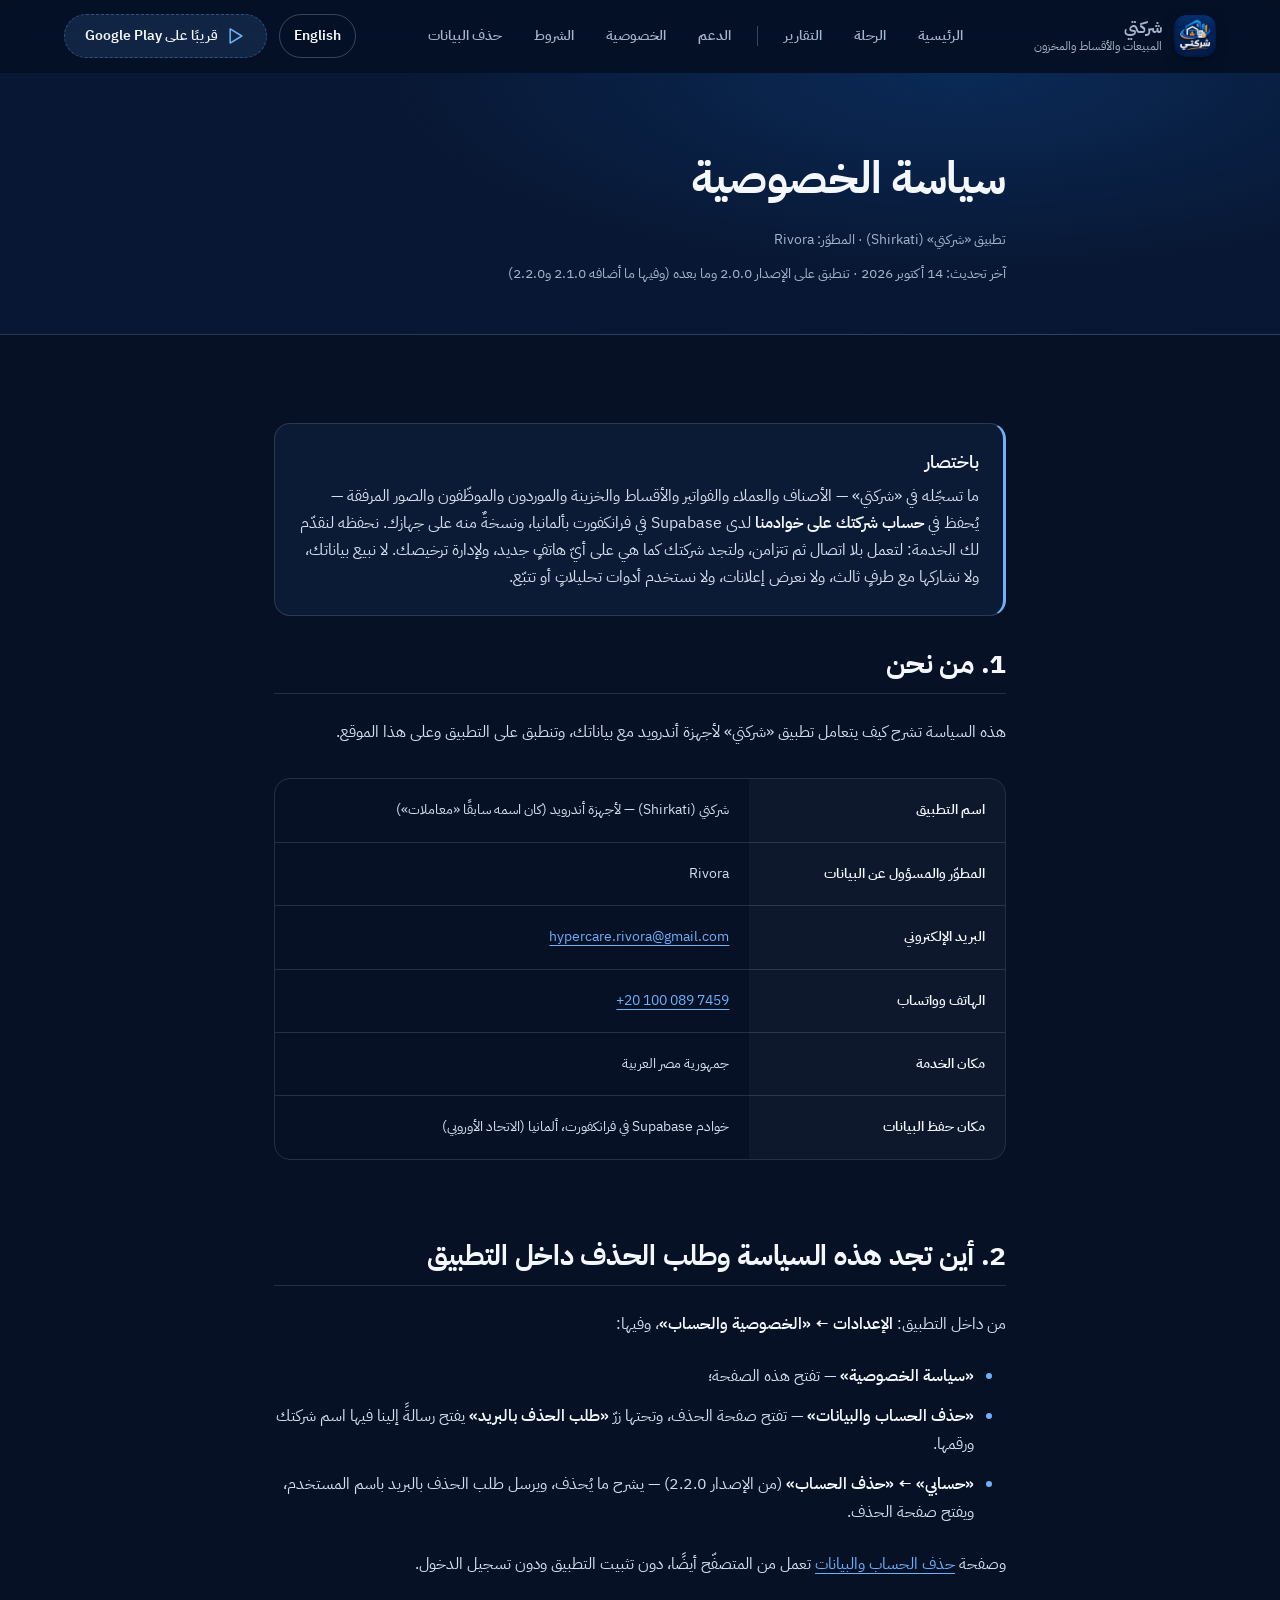
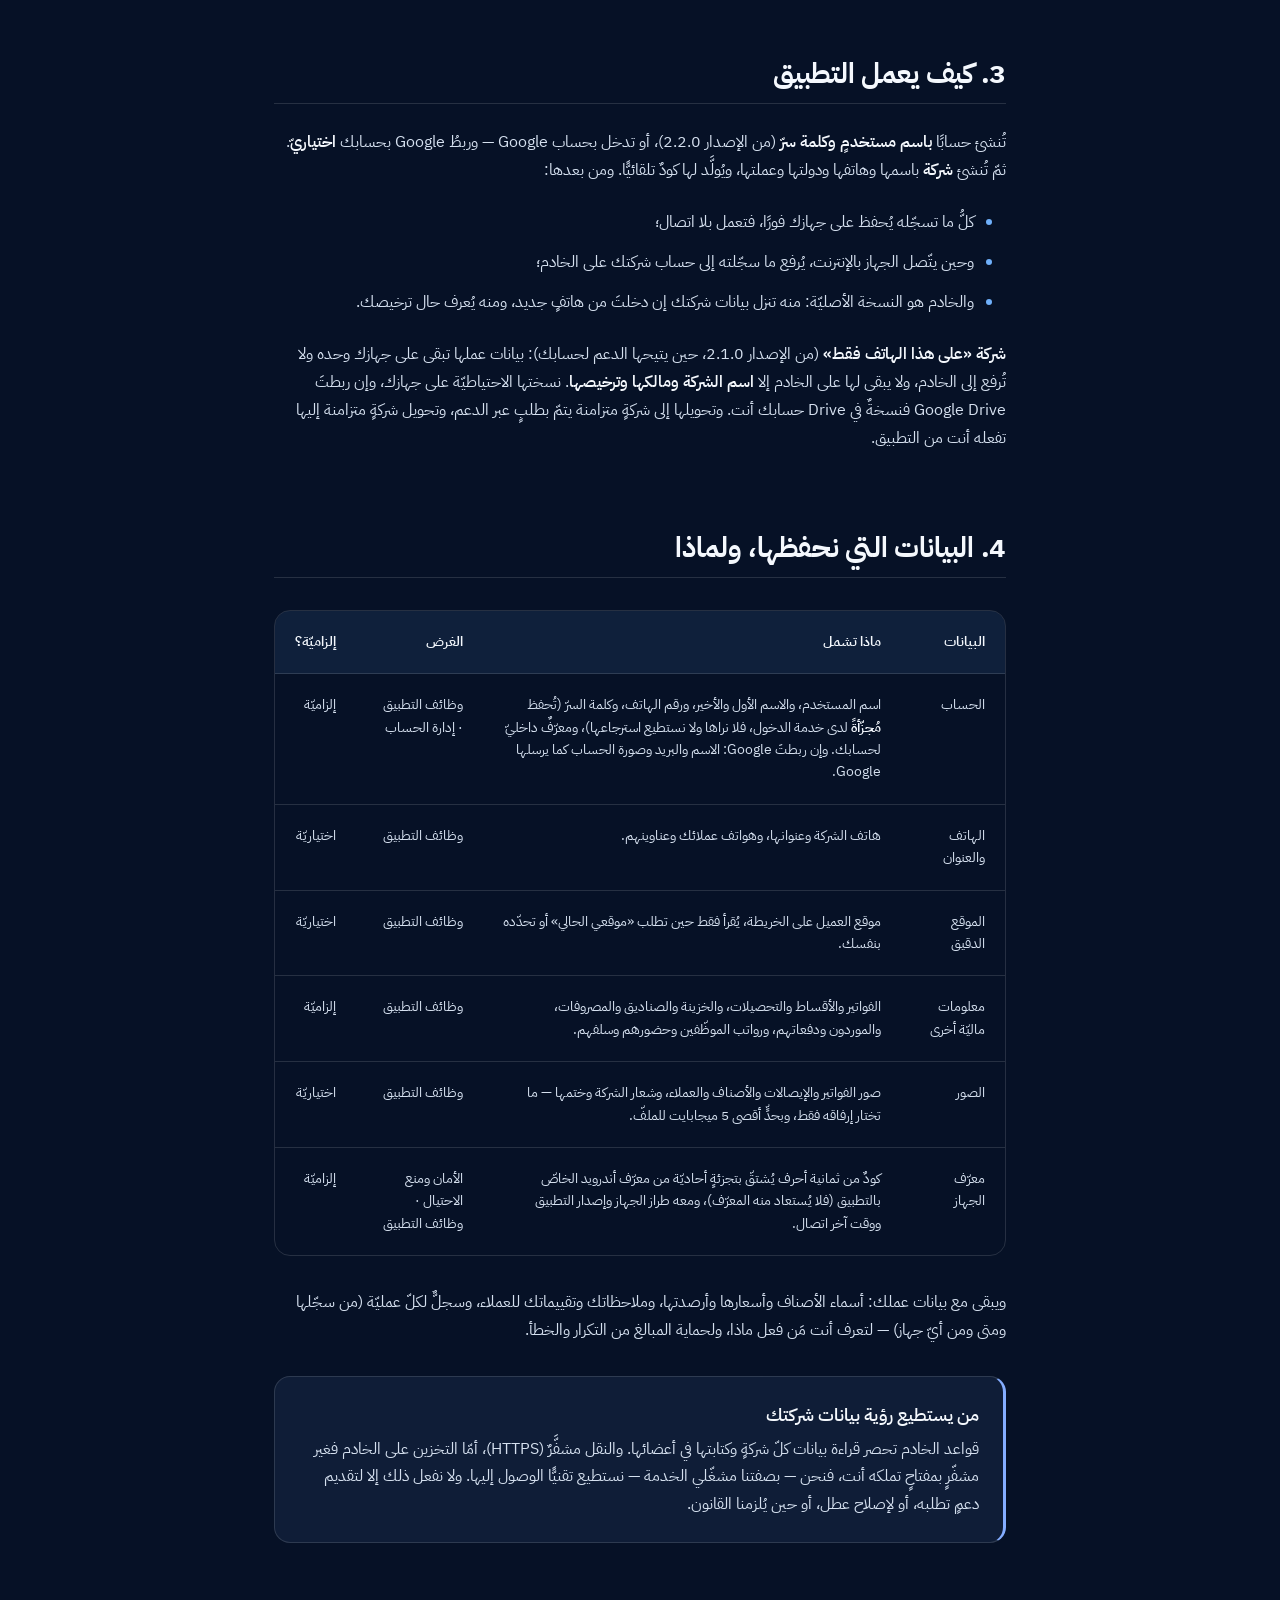
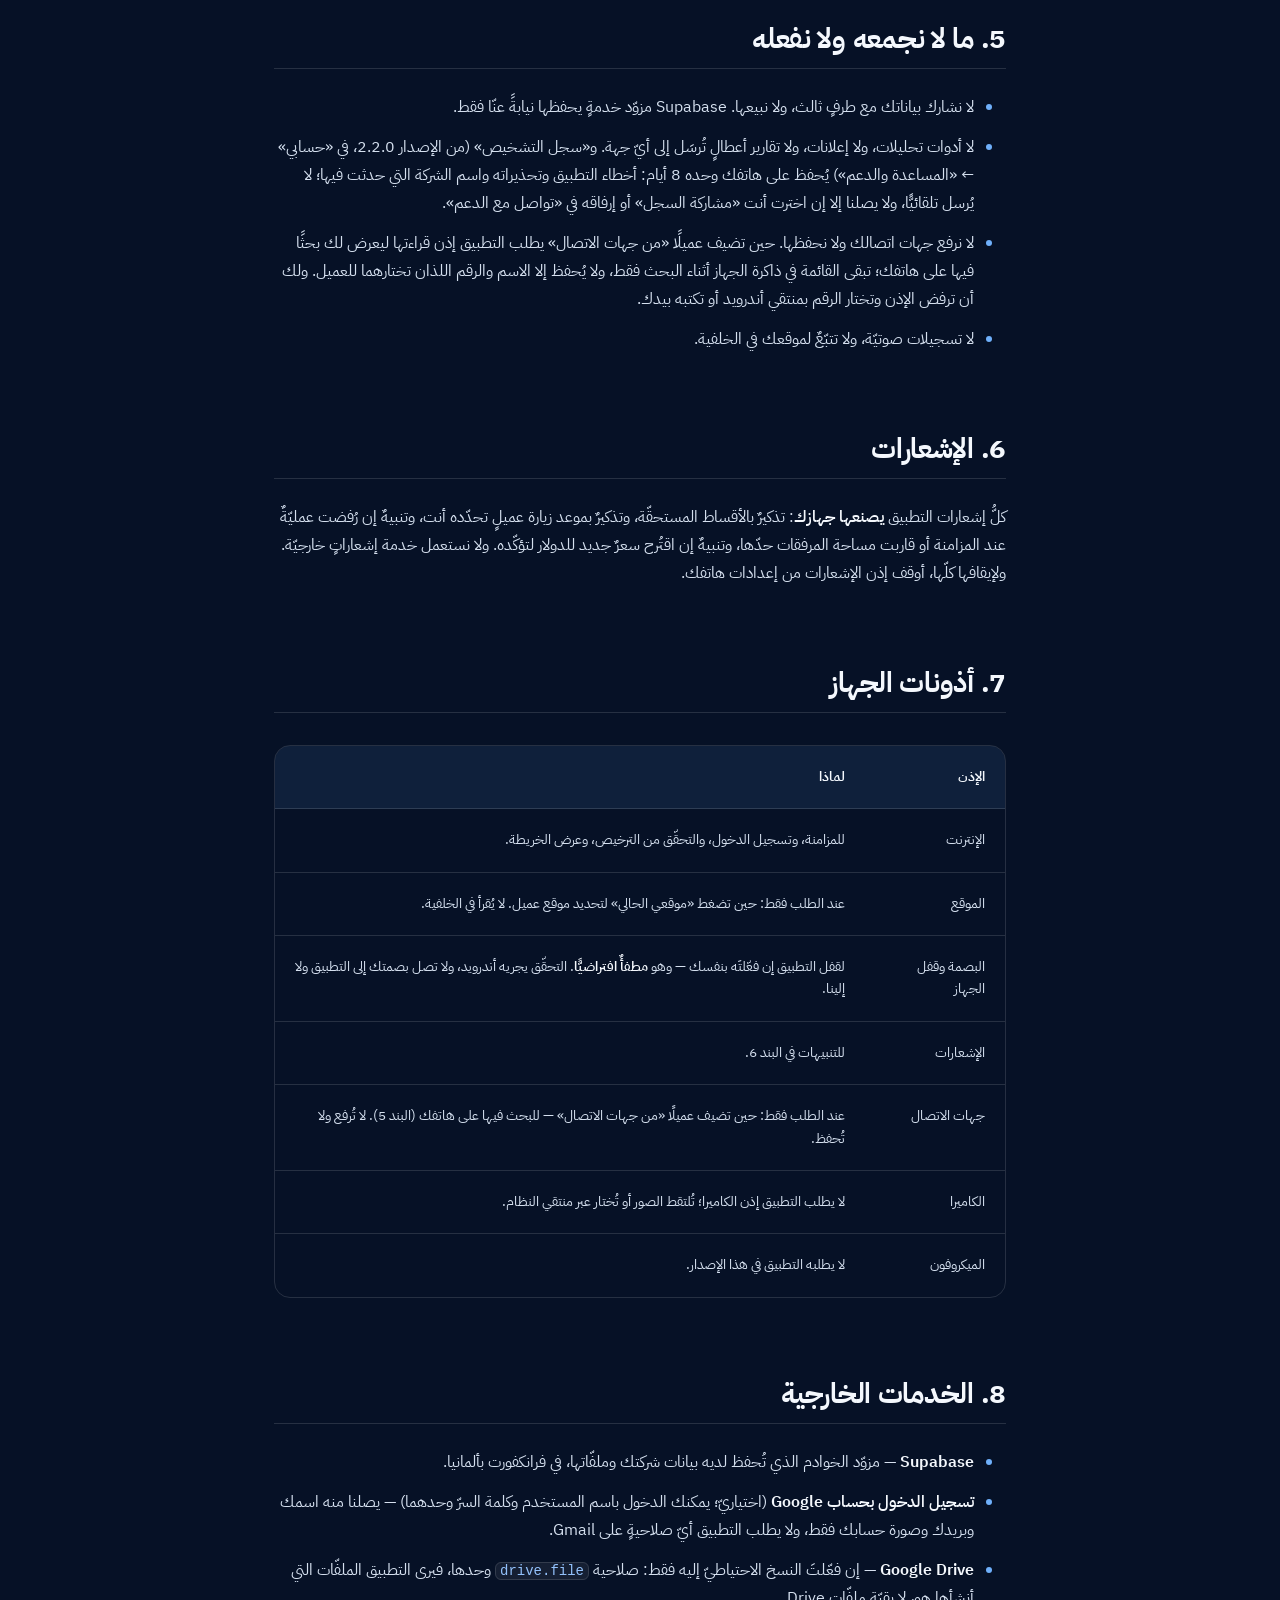
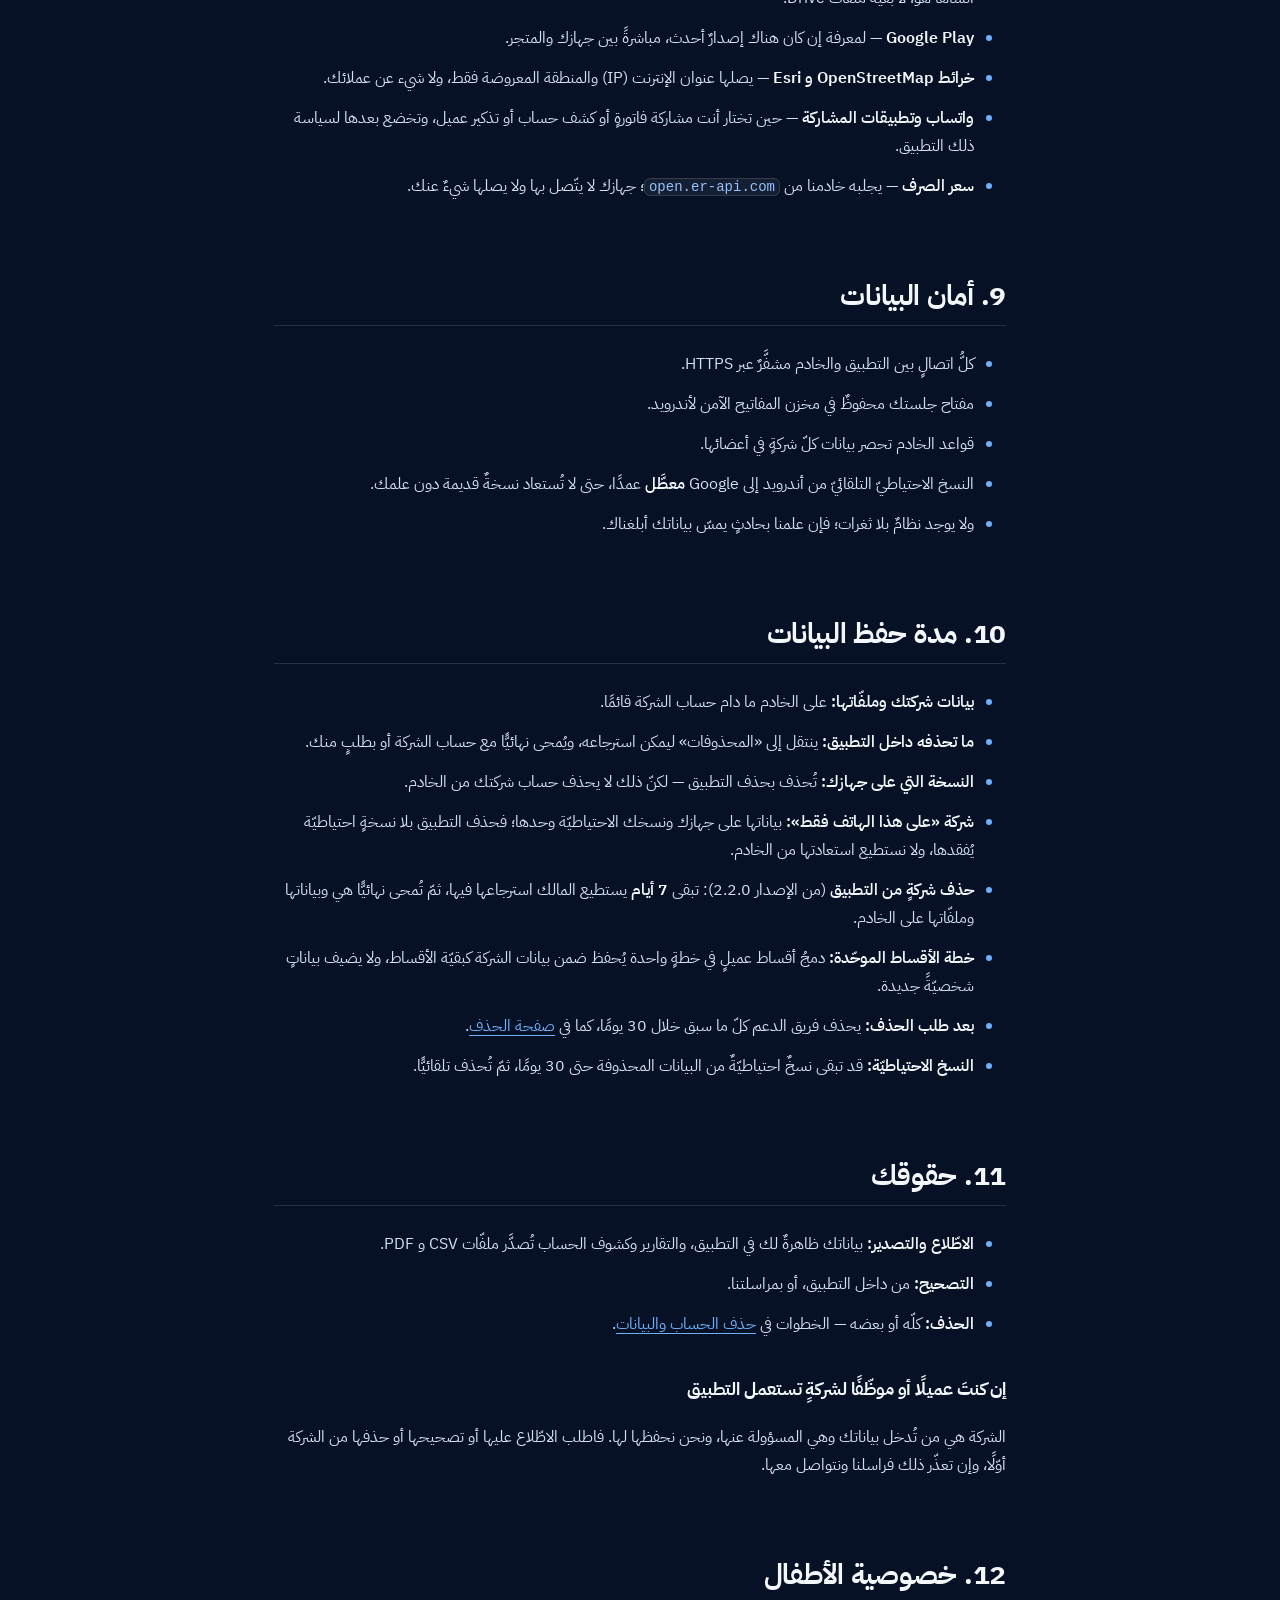
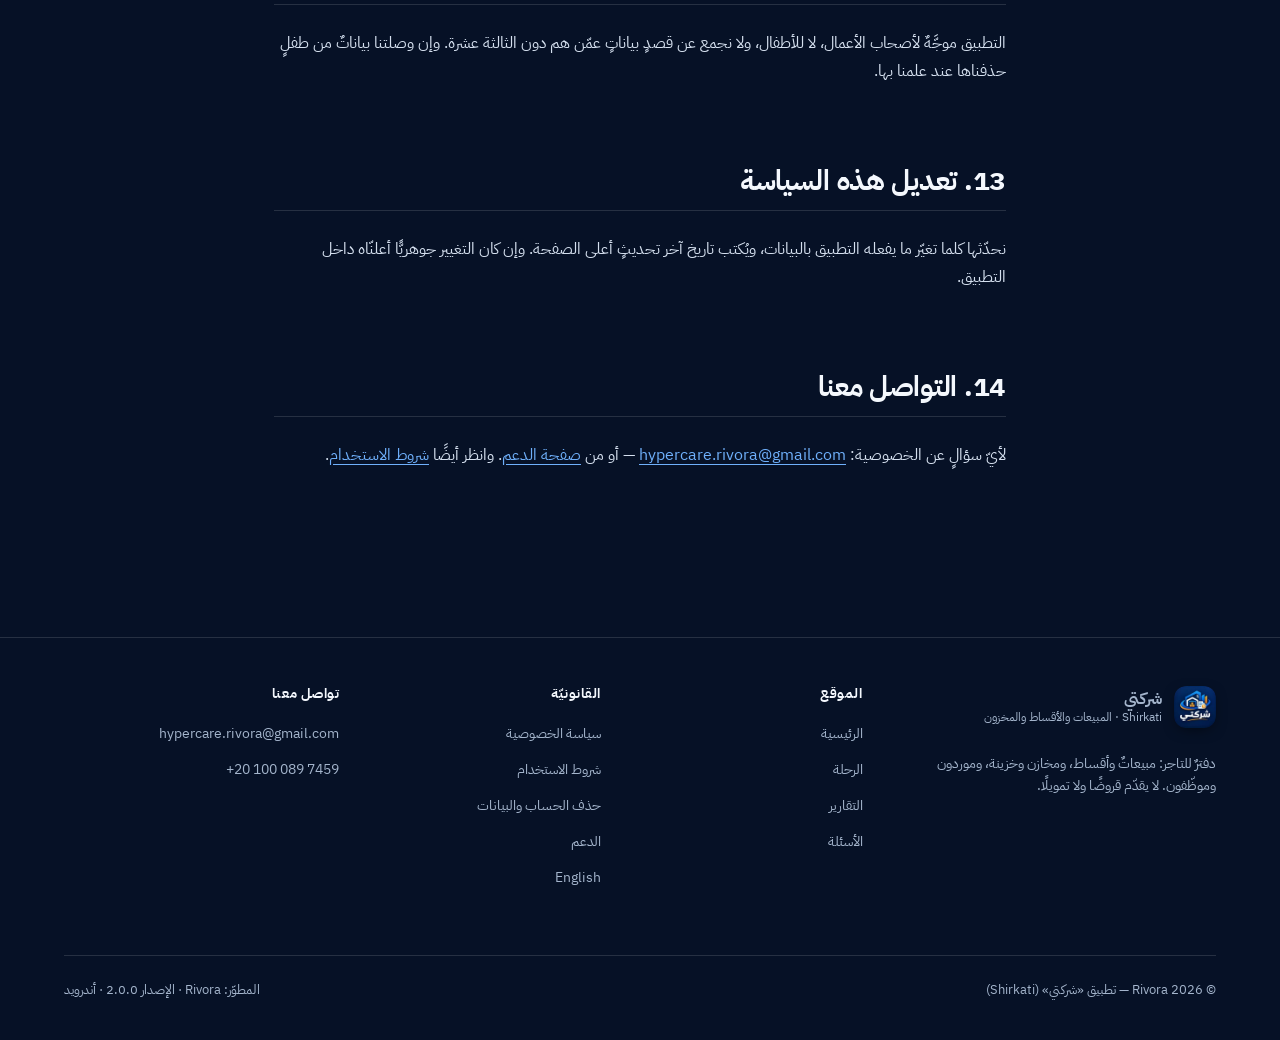
<file: privacy.html>
<!DOCTYPE html>
<html lang="ar" dir="rtl">
<head>
<meta charset="utf-8">
<meta name="viewport" content="width=device-width, initial-scale=1">
<title>سياسة الخصوصية — شركتي</title>
<meta name="description" content="سياسة خصوصية تطبيق شركتي من Rivora: ما نحفظه، ولماذا، وأين، وكيف تحذفه.">
<meta name="theme-color" content="#061126">
<meta property="og:title" content="سياسة الخصوصية — شركتي">
<meta property="og:description" content="سياسة خصوصية تطبيق شركتي من Rivora: ما نحفظه، ولماذا، وأين، وكيف تحذفه.">
<meta property="og:image" content="https://rrivora.github.io/moamalat-site/assets/og.png">
<meta property="og:type" content="article">
<meta property="og:locale" content="ar_EG">
<link rel="alternate" hreflang="en" href="privacy-en.html">
<link rel="icon" type="image/png" sizes="32x32" href="assets/icon/icon-32.png">
<link rel="icon" type="image/png" sizes="512x512" href="assets/icon/icon-512.png">
<link rel="apple-touch-icon" sizes="180x180" href="assets/icon/icon-180.png">
<link rel="preload" href="assets/fonts/IBMPlexSansArabic-Regular.woff2" as="font" type="font/woff2" crossorigin>
<link rel="stylesheet" href="assets/landing.css">
</head>
<body>

<a class="skip" href="#main">تخطَّ إلى المحتوى</a>

<header class="nav" id="nav">
  <div class="shell">
    <a class="brand" href="index.html">
      <img class="brand-mark" src="assets/icon/mark.webp" width="96" height="96" alt="" aria-hidden="true">
      <span>
        <b>شركتي</b>
        <span>المبيعات والأقساط والمخزون</span>
      </span>
    </a>
    <nav class="nav-links" aria-label="أقسام الموقع">
      <a href="index.html">الرئيسية</a>
      <a href="index.html#journey">الرحلة</a>
      <a href="index.html#reports">التقارير</a>
      <span class="nav-sep" aria-hidden="true"></span>
      <a href="support.html">الدعم</a>
      <a href="privacy.html" aria-current="page">الخصوصية</a>
      <a href="terms.html">الشروط</a>
      <a href="delete-data.html">حذف البيانات</a>
    </nav>
    <div class="nav-end">
      <a class="lang-switch" href="privacy-en.html" hreflang="en" lang="en">English</a>
      <span class="soon"><svg viewBox="0 0 24 24" fill="none" stroke="currentColor" stroke-width="1.8" stroke-linecap="round" stroke-linejoin="round" aria-hidden="true"><path d="M5 3.5v17l14-8.5z"/></svg>قريبًا على Google Play</span>
    </div>
  </div>
</header>

<main id="main">

<div class="legal-head">
  <div class="legal" style="padding-block:0">
    <h1>سياسة الخصوصية</h1>
    <div class="legal-meta">
      <span>تطبيق «شركتي» (Shirkati) · المطوّر: <bdi>Rivora</bdi></span>
      <span>آخر تحديث: 14 أكتوبر 2026 · تنطبق على الإصدار 2.0.0 وما بعده (وفيها ما أضافه 2.1.0 و2.2.0)</span>
    </div>
  </div>
</div>

<div class="legal">

  <div class="note">
    <p class="note-title">باختصار</p>
    <p>
      ما تسجّله في «شركتي» — الأصناف والعملاء والفواتير والأقساط والخزينة
      والموردون والموظّفون والصور المرفقة — يُحفظ في <strong>حساب شركتك على
      خوادمنا</strong> لدى Supabase في فرانكفورت بألمانيا، ونسخةٌ منه على
      جهازك. نحفظه لنقدّم لك الخدمة: لتعمل بلا اتصال ثم تتزامن، ولتجد
      شركتك كما هي على أيّ هاتفٍ جديد، ولإدارة ترخيصك. لا نبيع بياناتك،
      ولا نشاركها مع طرفٍ ثالث، ولا نعرض إعلانات، ولا نستخدم أدوات تحليلاتٍ
      أو تتبّع.
    </p>
  </div>

  <h2>1. من نحن</h2>
  <p>
    هذه السياسة تشرح كيف يتعامل تطبيق «شركتي» لأجهزة أندرويد مع بياناتك،
    وتنطبق على التطبيق وعلى هذا الموقع.
  </p>
  <div class="table-wrap">
    <table>
      <tbody>
        <tr><th scope="row">اسم التطبيق</th><td>شركتي (Shirkati) — لأجهزة أندرويد (كان اسمه سابقًا «معاملات»)</td></tr>
        <tr><th scope="row">المطوّر والمسؤول عن البيانات</th><td>Rivora</td></tr>
        <tr><th scope="row">البريد الإلكتروني</th><td><a href="mailto:hypercare.rivora@gmail.com">hypercare.rivora@gmail.com</a></td></tr>
        <tr><th scope="row">الهاتف وواتساب</th><td><a href="https://wa.me/201000897459">‎+20 100 089 7459</a></td></tr>
        <tr><th scope="row">مكان الخدمة</th><td>جمهورية مصر العربية</td></tr>
        <tr><th scope="row">مكان حفظ البيانات</th><td>خوادم Supabase في فرانكفورت، ألمانيا (الاتحاد الأوروبي)</td></tr>
      </tbody>
    </table>
  </div>

  <h2>2. أين تجد هذه السياسة وطلب الحذف داخل التطبيق</h2>
  <p>
    من داخل التطبيق: <strong>الإعدادات ← «الخصوصية والحساب»</strong>، وفيها:
  </p>
  <ul>
    <li><strong>«سياسة الخصوصية»</strong> — تفتح هذه الصفحة؛</li>
    <li><strong>«حذف الحساب والبيانات»</strong> — تفتح صفحة الحذف، وتحتها زرّ <strong>«طلب الحذف بالبريد»</strong> يفتح رسالةً إلينا فيها اسم شركتك ورقمها.</li>
    <li><strong>«حسابي» ← «حذف الحساب»</strong> (من الإصدار 2.2.0) — يشرح ما يُحذف، ويرسل طلب الحذف بالبريد باسم المستخدم، ويفتح صفحة الحذف.</li>
  </ul>
  <p>
    وصفحة <a href="delete-data.html">حذف الحساب والبيانات</a> تعمل من المتصفّح
    أيضًا، دون تثبيت التطبيق ودون تسجيل الدخول.
  </p>

  <h2>3. كيف يعمل التطبيق</h2>
  <p>
    تُنشئ حسابًا <strong>باسم مستخدمٍ وكلمة سرّ</strong> (من الإصدار 2.2.0)، أو تدخل بحساب Google — وربطُ Google بحسابك <strong>اختياريّ</strong>. ثمّ تُنشئ <strong>شركة</strong> باسمها وهاتفها ودولتها
    وعملتها، ويُولَّد لها كودٌ تلقائيًّا. ومن بعدها:
  </p>
  <ul>
    <li>كلُّ ما تسجّله يُحفظ على جهازك فورًا، فتعمل بلا اتصال؛</li>
    <li>وحين يتّصل الجهاز بالإنترنت، يُرفع ما سجّلته إلى حساب شركتك على الخادم؛</li>
    <li>والخادم هو النسخة الأصليّة: منه تنزل بيانات شركتك إن دخلتَ من هاتفٍ جديد، ومنه يُعرف حال ترخيصك.</li>
  </ul>
  <p>
    <strong>شركة «على هذا الهاتف فقط»</strong> (من الإصدار 2.1.0، حين يتيحها الدعم لحسابك): بيانات عملها تبقى على جهازك وحده ولا تُرفع
    إلى الخادم، ولا يبقى لها على الخادم إلا <strong>اسم الشركة ومالكها وترخيصها</strong>. نسختها الاحتياطيّة على جهازك، وإن ربطتَ
    Google Drive فنسخةٌ في Drive حسابك أنت. وتحويلها إلى شركةٍ متزامنة يتمّ بطلبٍ عبر الدعم، وتحويل شركةٍ متزامنة إليها تفعله أنت من التطبيق.
  </p>

  <h2>4. البيانات التي نحفظها، ولماذا</h2>
  <div class="table-wrap">
    <table>
      <thead>
        <tr><th scope="col">البيانات</th><th scope="col">ماذا تشمل</th><th scope="col">الغرض</th><th scope="col">إلزاميّة؟</th></tr>
      </thead>
      <tbody>
        <tr>
          <td>الحساب</td>
          <td>اسم المستخدم، والاسم الأول والأخير، ورقم الهاتف، وكلمة السرّ (تُحفظ <strong>مُجزّأةً</strong> لدى خدمة الدخول، فلا نراها ولا نستطيع استرجاعها)، ومعرّفٌ داخليّ لحسابك. وإن ربطتَ Google: الاسم والبريد وصورة الحساب كما يرسلها Google.</td>
          <td>وظائف التطبيق · إدارة الحساب</td>
          <td>إلزاميّة</td>
        </tr>
        <tr>
          <td>الهاتف والعنوان</td>
          <td>هاتف الشركة وعنوانها، وهواتف عملائك وعناوينهم.</td>
          <td>وظائف التطبيق</td>
          <td>اختياريّة</td>
        </tr>
        <tr>
          <td>الموقع الدقيق</td>
          <td>موقع العميل على الخريطة، يُقرأ فقط حين تطلب «موقعي الحالي» أو تحدّده بنفسك.</td>
          <td>وظائف التطبيق</td>
          <td>اختياريّة</td>
        </tr>
        <tr>
          <td>معلومات ماليّة أخرى</td>
          <td>الفواتير والأقساط والتحصيلات، والخزينة والصناديق والمصروفات، والموردون ودفعاتهم، ورواتب الموظّفين وحضورهم وسلفهم.</td>
          <td>وظائف التطبيق</td>
          <td>إلزاميّة</td>
        </tr>
        <tr>
          <td>الصور</td>
          <td>صور الفواتير والإيصالات والأصناف والعملاء، وشعار الشركة وختمها — ما تختار إرفاقه فقط، وبحدٍّ أقصى 5 ميجابايت للملفّ.</td>
          <td>وظائف التطبيق</td>
          <td>اختياريّة</td>
        </tr>
        <tr>
          <td>معرّف الجهاز</td>
          <td>
            كودٌ من ثمانية أحرف يُشتقّ بتجزئةٍ أحاديّة من معرّف أندرويد الخاصّ
            بالتطبيق (فلا يُستعاد منه المعرّف)، ومعه طراز الجهاز وإصدار التطبيق
            ووقت آخر اتصال.
          </td>
          <td>الأمان ومنع الاحتيال · وظائف التطبيق</td>
          <td>إلزاميّة</td>
        </tr>
      </tbody>
    </table>
  </div>
  <p>
    ويبقى مع بيانات عملك: أسماء الأصناف وأسعارها وأرصدتها، وملاحظاتك وتقييماتك
    للعملاء، وسجلٌّ لكلّ عمليّة (من سجّلها ومتى ومن أيّ جهاز) — لتعرف أنت مَن
    فعل ماذا، ولحماية المبالغ من التكرار والخطأ.
  </p>

  <div class="note note-info">
    <p class="note-title">من يستطيع رؤية بيانات شركتك</p>
    <p>
      قواعد الخادم تحصر قراءة بيانات كلّ شركةٍ وكتابتها في أعضائها. والنقل
      مشفَّرٌ (HTTPS)، أمّا التخزين على الخادم فغير مشفّرٍ بمفتاحٍ تملكه أنت،
      فنحن — بصفتنا مشغّلي الخدمة — نستطيع تقنيًّا الوصول إليها. ولا نفعل ذلك
      إلا لتقديم دعمٍ تطلبه، أو لإصلاح عطل، أو حين يُلزمنا القانون.
    </p>
  </div>

  <h2>5. ما لا نجمعه ولا نفعله</h2>
  <ul>
    <li>لا نشارك بياناتك مع طرفٍ ثالث، ولا نبيعها. Supabase مزوّد خدمةٍ يحفظها نيابةً عنّا فقط.</li>
    <li>لا أدوات تحليلات، ولا إعلانات، ولا تقارير أعطالٍ تُرسَل إلى أيّ جهة. و«سجل التشخيص» (من الإصدار 2.2.0، في «حسابي» ← «المساعدة والدعم») يُحفظ على هاتفك وحده 8 أيام: أخطاء التطبيق وتحذيراته واسم الشركة التي حدثت فيها؛ لا يُرسل تلقائيًّا، ولا يصلنا إلا إن اخترت أنت «مشاركة السجل» أو إرفاقه في «تواصل مع الدعم».</li>
    <li>لا نرفع جهات اتصالك ولا نحفظها. حين تضيف عميلًا «من جهات الاتصال» يطلب التطبيق إذن قراءتها ليعرض لك بحثًا فيها على هاتفك؛
      تبقى القائمة في ذاكرة الجهاز أثناء البحث فقط، ولا يُحفظ إلا الاسم والرقم اللذان تختارهما للعميل. ولك أن ترفض الإذن وتختار الرقم بمنتقي أندرويد أو تكتبه بيدك.</li>
    <li>لا تسجيلات صوتيّة، ولا تتبّعٌ لموقعك في الخلفية.</li>
  </ul>

  <h2>6. الإشعارات</h2>
  <p>
    كلُّ إشعارات التطبيق <strong>يصنعها جهازك</strong>: تذكيرٌ بالأقساط
    المستحقّة، وتذكيرٌ بموعد زيارة عميلٍ تحدّده أنت، وتنبيهٌ إن رُفضت عمليّةٌ عند المزامنة أو قاربت مساحة المرفقات
    حدّها، وتنبيهٌ إن اقتُرح سعرٌ جديد للدولار لتؤكّده. ولا نستعمل خدمة
    إشعاراتٍ خارجيّة. ولإيقافها كلّها، أوقف إذن الإشعارات من إعدادات هاتفك.
  </p>

  <h2>7. أذونات الجهاز</h2>
  <div class="table-wrap">
    <table>
      <thead>
        <tr><th scope="col">الإذن</th><th scope="col">لماذا</th></tr>
      </thead>
      <tbody>
        <tr><td>الإنترنت</td><td>للمزامنة، وتسجيل الدخول، والتحقّق من الترخيص، وعرض الخريطة.</td></tr>
        <tr><td>الموقع</td><td>عند الطلب فقط: حين تضغط «موقعي الحالي» لتحديد موقع عميل. لا يُقرأ في الخلفية.</td></tr>
        <tr><td>البصمة وقفل الجهاز</td><td>لقفل التطبيق إن فعّلتَه بنفسك — وهو <strong>مطفأٌ افتراضيًّا</strong>. التحقّق يجريه أندرويد، ولا تصل بصمتك إلى التطبيق ولا إلينا.</td></tr>
        <tr><td>الإشعارات</td><td>للتنبيهات في البند 6.</td></tr>
        <tr><td>جهات الاتصال</td><td>عند الطلب فقط: حين تضيف عميلًا «من جهات الاتصال» — للبحث فيها على هاتفك (البند 5). لا تُرفع ولا تُحفظ.</td></tr>
        <tr><td>الكاميرا</td><td>لا يطلب التطبيق إذن الكاميرا؛ تُلتقط الصور أو تُختار عبر منتقي النظام.</td></tr>
        <tr><td>الميكروفون</td><td>لا يطلبه التطبيق في هذا الإصدار.</td></tr>
      </tbody>
    </table>
  </div>

  <h2>8. الخدمات الخارجية</h2>
  <ul>
    <li><strong>Supabase</strong> — مزوّد الخوادم الذي تُحفظ لديه بيانات شركتك وملفّاتها، في فرانكفورت بألمانيا.</li>
    <li><strong>تسجيل الدخول بحساب Google</strong> (اختياريّ؛ يمكنك الدخول باسم المستخدم وكلمة السرّ وحدهما) — يصلنا منه اسمك وبريدك وصورة حسابك فقط، ولا يطلب التطبيق أيّ صلاحيةٍ على Gmail.</li>
    <li><strong>Google Drive</strong> — إن فعّلتَ النسخ الاحتياطيّ إليه فقط: صلاحية <code>drive.file</code> وحدها، فيرى التطبيق الملفّات التي أنشأها هو، لا بقيّة ملفّات Drive.</li>
    <li><strong>Google Play</strong> — لمعرفة إن كان هناك إصدارٌ أحدث، مباشرةً بين جهازك والمتجر.</li>
    <li><strong>خرائط OpenStreetMap و Esri</strong> — يصلها عنوان الإنترنت (IP) والمنطقة المعروضة فقط، ولا شيء عن عملائك.</li>
    <li><strong>واتساب وتطبيقات المشاركة</strong> — حين تختار أنت مشاركة فاتورةٍ أو كشف حساب أو تذكير عميل، وتخضع بعدها لسياسة ذلك التطبيق.</li>
    <li><strong>سعر الصرف</strong> — يجلبه خادمنا من <code>open.er-api.com</code>؛ جهازك لا يتّصل بها ولا يصلها شيءٌ عنك.</li>
  </ul>

  <h2>9. أمان البيانات</h2>
  <ul>
    <li>كلُّ اتصالٍ بين التطبيق والخادم مشفَّرٌ عبر HTTPS.</li>
    <li>مفتاح جلستك محفوظٌ في مخزن المفاتيح الآمن لأندرويد.</li>
    <li>قواعد الخادم تحصر بيانات كلّ شركةٍ في أعضائها.</li>
    <li>النسخ الاحتياطيّ التلقائيّ من أندرويد إلى Google <strong>معطَّل</strong> عمدًا، حتى لا تُستعاد نسخةٌ قديمة دون علمك.</li>
    <li>ولا يوجد نظامٌ بلا ثغرات؛ فإن علمنا بحادثٍ يمسّ بياناتك أبلغناك.</li>
  </ul>

  <h2>10. مدة حفظ البيانات</h2>
  <ul>
    <li><strong>بيانات شركتك وملفّاتها:</strong> على الخادم ما دام حساب الشركة قائمًا.</li>
    <li><strong>ما تحذفه داخل التطبيق:</strong> ينتقل إلى «المحذوفات» ليمكن استرجاعه، ويُمحى نهائيًّا مع حساب الشركة أو بطلبٍ منك.</li>
    <li><strong>النسخة التي على جهازك:</strong> تُحذف بحذف التطبيق — لكنّ ذلك لا يحذف حساب شركتك من الخادم.</li>
    <li><strong>شركة «على هذا الهاتف فقط»:</strong> بياناتها على جهازك ونسخك الاحتياطيّة وحدها؛ فحذف التطبيق بلا نسخةٍ احتياطيّة يُفقدها، ولا نستطيع استعادتها من الخادم.</li>
    <li><strong>حذف شركةٍ من التطبيق</strong> (من الإصدار 2.2.0): تبقى <strong>7 أيام</strong> يستطيع المالك استرجاعها فيها، ثمّ تُمحى نهائيًّا هي وبياناتها وملفّاتها على الخادم.</li>
    <li><strong>خطة الأقساط الموحّدة:</strong> دمجُ أقساط عميلٍ في خطةٍ واحدة يُحفظ ضمن بيانات الشركة كبقيّة الأقساط، ولا يضيف بياناتٍ شخصيّةً جديدة.</li>
    <li><strong>بعد طلب الحذف:</strong> يحذف فريق الدعم كلّ ما سبق خلال 30 يومًا، كما في <a href="delete-data.html">صفحة الحذف</a>.</li>
    <li><strong>النسخ الاحتياطيّة:</strong> قد تبقى نسخٌ احتياطيّةٌ من البيانات المحذوفة حتى 30 يومًا، ثمّ تُحذف تلقائيًّا.</li>
  </ul>

  <h2>11. حقوقك</h2>
  <ul>
    <li><strong>الاطّلاع والتصدير:</strong> بياناتك ظاهرةٌ لك في التطبيق، والتقارير وكشوف الحساب تُصدَّر ملفّات CSV و PDF.</li>
    <li><strong>التصحيح:</strong> من داخل التطبيق، أو بمراسلتنا.</li>
    <li><strong>الحذف:</strong> كلّه أو بعضه — الخطوات في <a href="delete-data.html">حذف الحساب والبيانات</a>.</li>
  </ul>
  <h3>إن كنتَ عميلًا أو موظّفًا لشركةٍ تستعمل التطبيق</h3>
  <p>
    الشركة هي من تُدخل بياناتك وهي المسؤولة عنها، ونحن نحفظها لها. فاطلب
    الاطّلاع عليها أو تصحيحها أو حذفها من الشركة أوّلًا، وإن تعذّر ذلك
    فراسلنا ونتواصل معها.
  </p>

  <h2>12. خصوصية الأطفال</h2>
  <p>
    التطبيق موجَّهٌ لأصحاب الأعمال، لا للأطفال، ولا نجمع عن قصدٍ بياناتٍ عمّن هم
    دون الثالثة عشرة. وإن وصلتنا بياناتٌ من طفلٍ حذفناها عند علمنا بها.
  </p>

  <h2>13. تعديل هذه السياسة</h2>
  <p>
    نحدّثها كلما تغيّر ما يفعله التطبيق بالبيانات، ويُكتب تاريخ آخر تحديثٍ
    أعلى الصفحة. وإن كان التغيير جوهريًّا أعلنّاه داخل التطبيق.
  </p>

  <h2>14. التواصل معنا</h2>
  <p>
    لأيّ سؤالٍ عن الخصوصية:
    <a href="mailto:hypercare.rivora@gmail.com">hypercare.rivora@gmail.com</a>
    — أو من <a href="support.html">صفحة الدعم</a>. وانظر أيضًا
    <a href="terms.html">شروط الاستخدام</a>.
  </p>
</div>

</main>

<footer class="foot">
  <div class="shell">
    <div class="foot-grid">
      <div>
        <a class="brand" href="index.html">
          <img class="brand-mark" src="assets/icon/mark.webp" width="96" height="96" alt="" aria-hidden="true">
          <span><b>شركتي</b><span>Shirkati · المبيعات والأقساط والمخزون</span></span>
        </a>
        <p class="foot-about">
          دفترٌ للتاجر: مبيعاتٌ وأقساط، ومخازن وخزينة، وموردون وموظّفون.
          لا يقدّم قروضًا ولا تمويلًا.
        </p>
      </div>
      <nav aria-labelledby="f1">
        <h2 id="f1">الموقع</h2>
        <ul>
          <li><a href="index.html">الرئيسية</a></li>
          <li><a href="index.html#journey">الرحلة</a></li>
          <li><a href="index.html#reports">التقارير</a></li>
          <li><a href="index.html#faq">الأسئلة</a></li>
        </ul>
      </nav>
      <nav aria-labelledby="f2">
        <h2 id="f2">القانونيّة</h2>
        <ul>
          <li><a href="privacy.html">سياسة الخصوصية</a></li>
          <li><a href="terms.html">شروط الاستخدام</a></li>
          <li><a href="delete-data.html">حذف الحساب والبيانات</a></li>
          <li><a href="support.html">الدعم</a></li>
          <li><a href="privacy-en.html" hreflang="en" lang="en">English</a></li>
        </ul>
      </nav>
      <div>
        <h2 id="f3">تواصل معنا</h2>
        <ul aria-labelledby="f3">
          <li><a href="mailto:hypercare.rivora@gmail.com">hypercare.rivora@gmail.com</a></li>
          <li><a href="https://wa.me/201000897459">‎+20 100 089 7459</a></li>
        </ul>
      </div>
    </div>
    <div class="foot-bar">
      <p>© 2026 <bdi>Rivora</bdi> — تطبيق «شركتي» (Shirkati)</p>
      <p>المطوّر: <bdi>Rivora</bdi> · الإصدار 2.0.0 · أندرويد</p>
    </div>
  </div>
</footer>

<script src="assets/landing.js" defer></script>
</body>
</html>
</file>
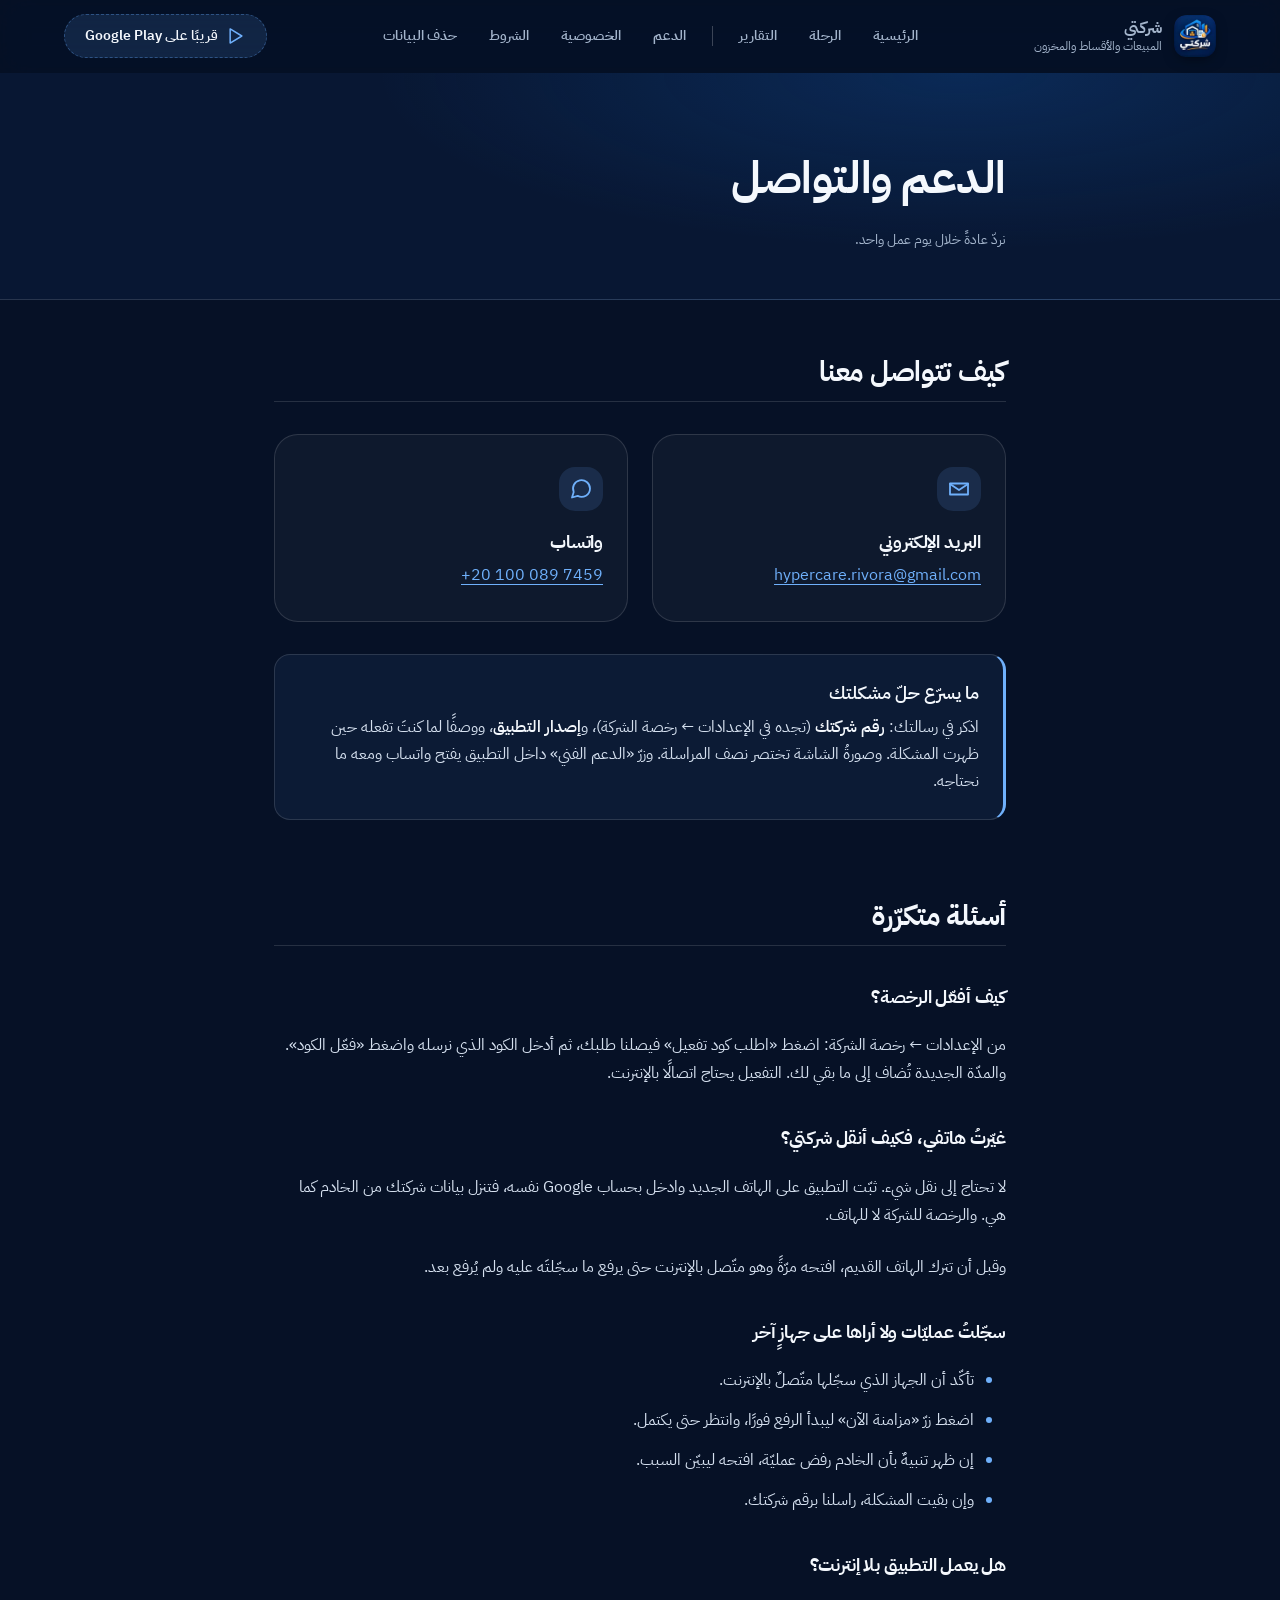
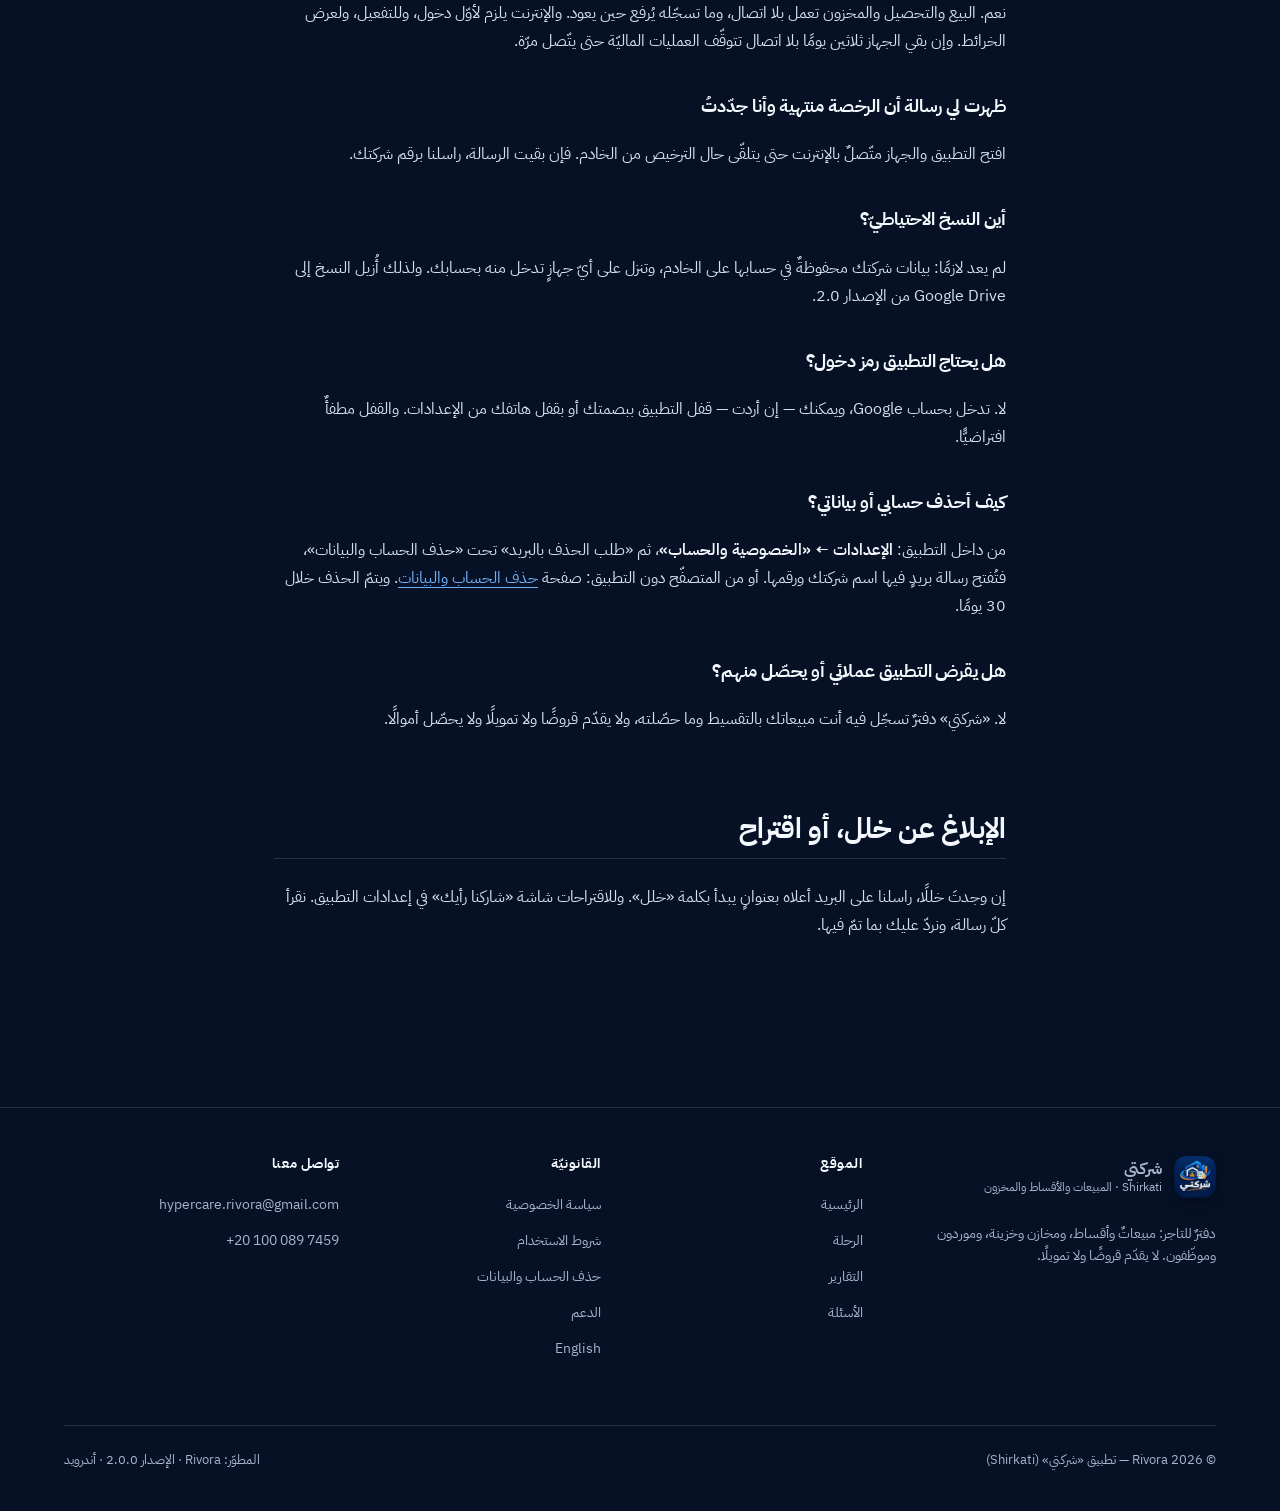
<file: support.html>
<!DOCTYPE html>
<html lang="ar" dir="rtl">
<head>
<meta charset="utf-8">
<meta name="viewport" content="width=device-width, initial-scale=1">
<title>الدعم والتواصل — شركتي</title>
<meta name="description" content="الدعم الفنّي لتطبيق شركتي من Rivora: كيف تتواصل معنا، وإجاباتٌ عن الأسئلة المتكرّرة.">
<meta name="theme-color" content="#061126">
<meta property="og:title" content="الدعم والتواصل — شركتي">
<meta property="og:description" content="الدعم الفنّي لتطبيق شركتي من Rivora: كيف تتواصل معنا، وإجاباتٌ عن الأسئلة المتكرّرة.">
<meta property="og:image" content="https://rrivora.github.io/moamalat-site/assets/og.png">
<meta property="og:type" content="website">
<meta property="og:locale" content="ar_EG">
<link rel="icon" type="image/png" sizes="32x32" href="assets/icon/icon-32.png">
<link rel="icon" type="image/png" sizes="512x512" href="assets/icon/icon-512.png">
<link rel="apple-touch-icon" sizes="180x180" href="assets/icon/icon-180.png">
<link rel="preload" href="assets/fonts/IBMPlexSansArabic-Regular.woff2" as="font" type="font/woff2" crossorigin>
<link rel="stylesheet" href="assets/landing.css">
</head>
<body>

<a class="skip" href="#main">تخطَّ إلى المحتوى</a>

<header class="nav" id="nav">
  <div class="shell">
    <a class="brand" href="index.html">
      <img class="brand-mark" src="assets/icon/mark.webp" width="96" height="96" alt="" aria-hidden="true">
      <span>
        <b>شركتي</b>
        <span>المبيعات والأقساط والمخزون</span>
      </span>
    </a>
    <nav class="nav-links" aria-label="أقسام الموقع">
      <a href="index.html">الرئيسية</a>
      <a href="index.html#journey">الرحلة</a>
      <a href="index.html#reports">التقارير</a>
      <span class="nav-sep" aria-hidden="true"></span>
      <a href="support.html" aria-current="page">الدعم</a>
      <a href="privacy.html">الخصوصية</a>
      <a href="terms.html">الشروط</a>
      <a href="delete-data.html">حذف البيانات</a>
    </nav>
    <div class="nav-end">
      
      <span class="soon"><svg viewBox="0 0 24 24" fill="none" stroke="currentColor" stroke-width="1.8" stroke-linecap="round" stroke-linejoin="round" aria-hidden="true"><path d="M5 3.5v17l14-8.5z"/></svg>قريبًا على Google Play</span>
    </div>
  </div>
</header>

<main id="main">

<div class="legal-head">
  <div class="legal" style="padding-block:0">
    <h1>الدعم والتواصل</h1>
    <div class="legal-meta"><span>نردّ عادةً خلال يوم عمل واحد.</span></div>
  </div>
</div>

<div class="legal">

  <h2>كيف تتواصل معنا</h2>
  <div class="grid">
    <article class="card">
      <div class="card-icon" aria-hidden="true">
        <svg viewBox="0 0 24 24" fill="none" stroke="currentColor" stroke-width="1.8" stroke-linecap="round" stroke-linejoin="round">
          <path d="M3 6.5h18v11H3z"/><path d="m3 7 9 6 9-6"/>
        </svg>
      </div>
      <h3>البريد الإلكتروني</h3>
      <p><a href="mailto:hypercare.rivora@gmail.com">hypercare.rivora@gmail.com</a></p>
    </article>
    <article class="card">
      <div class="card-icon" aria-hidden="true">
        <svg viewBox="0 0 24 24" fill="none" stroke="currentColor" stroke-width="1.8" stroke-linecap="round" stroke-linejoin="round">
          <path d="M21 11.5a8.4 8.4 0 0 1-12.3 7.4L3 20.5l1.7-5.5A8.5 8.5 0 1 1 21 11.5z"/>
        </svg>
      </div>
      <h3>واتساب</h3>
      <p><a href="https://wa.me/201000897459">‎+20 100 089 7459</a></p>
    </article>
  </div>

  <div class="note">
    <p class="note-title">ما يسرّع حلّ مشكلتك</p>
    <p>
      اذكر في رسالتك: <strong>رقم شركتك</strong> (تجده في الإعدادات ← رخصة
      الشركة)، و<strong>إصدار التطبيق</strong>، ووصفًا لما كنتَ تفعله حين ظهرت
      المشكلة. وصورةُ الشاشة تختصر نصف المراسلة. وزرّ «الدعم الفني» داخل
      التطبيق يفتح واتساب ومعه ما نحتاجه.
    </p>
  </div>

  <h2>أسئلة متكرّرة</h2>

  <h3>كيف أفعّل الرخصة؟</h3>
  <p>
    من الإعدادات ← رخصة الشركة: اضغط «اطلب كود تفعيل» فيصلنا طلبك، ثم أدخل
    الكود الذي نرسله واضغط «فعّل الكود». والمدّة الجديدة تُضاف إلى ما بقي لك.
    التفعيل يحتاج اتصالًا بالإنترنت.
  </p>

  <h3>غيّرتُ هاتفي، فكيف أنقل شركتي؟</h3>
  <p>
    لا تحتاج إلى نقل شيء. ثبّت التطبيق على الهاتف الجديد وادخل بحساب Google
    نفسه، فتنزل بيانات شركتك من الخادم كما هي. والرخصة للشركة لا للهاتف.
  </p>
  <p>
    وقبل أن تترك الهاتف القديم، افتحه مرّةً وهو متّصل بالإنترنت حتى يرفع ما
    سجّلتَه عليه ولم يُرفع بعد.
  </p>

  <h3>سجّلتُ عمليّات ولا أراها على جهازٍ آخر</h3>
  <ul>
    <li>تأكّد أن الجهاز الذي سجّلها متّصلٌ بالإنترنت.</li>
    <li>اضغط زرّ «مزامنة الآن» ليبدأ الرفع فورًا، وانتظر حتى يكتمل.</li>
    <li>إن ظهر تنبيهٌ بأن الخادم رفض عمليّة، افتحه ليبيّن السبب.</li>
    <li>وإن بقيت المشكلة، راسلنا برقم شركتك.</li>
  </ul>

  <h3>هل يعمل التطبيق بلا إنترنت؟</h3>
  <p>
    نعم. البيع والتحصيل والمخزون تعمل بلا اتصال، وما تسجّله يُرفع حين يعود.
    والإنترنت يلزم لأوّل دخول، وللتفعيل، ولعرض الخرائط. وإن بقي الجهاز ثلاثين
    يومًا بلا اتصال تتوقّف العمليات الماليّة حتى يتّصل مرّة.
  </p>

  <h3>ظهرت لي رسالة أن الرخصة منتهية وأنا جدّدتُ</h3>
  <p>
    افتح التطبيق والجهاز متّصلٌ بالإنترنت حتى يتلقّى حال الترخيص من الخادم.
    فإن بقيت الرسالة، راسلنا برقم شركتك.
  </p>

  <h3>أين النسخ الاحتياطيّ؟</h3>
  <p>
    لم يعد لازمًا: بيانات شركتك محفوظةٌ في حسابها على الخادم، وتنزل على أيّ
    جهازٍ تدخل منه بحسابك. ولذلك أُزيل النسخ إلى Google Drive من الإصدار 2.0.
  </p>

  <h3>هل يحتاج التطبيق رمز دخول؟</h3>
  <p>
    لا. تدخل بحساب Google، ويمكنك — إن أردت — قفل التطبيق ببصمتك أو بقفل
    هاتفك من الإعدادات. والقفل مطفأٌ افتراضيًّا.
  </p>

  <h3>كيف أحذف حسابي أو بياناتي؟</h3>
  <p>
    من داخل التطبيق: <strong>الإعدادات ← «الخصوصية والحساب»</strong>، ثم «طلب
    الحذف بالبريد» تحت «حذف الحساب والبيانات»، فتُفتح رسالة بريدٍ فيها اسم
    شركتك ورقمها. أو من المتصفّح دون
    التطبيق: صفحة <a href="delete-data.html">حذف الحساب والبيانات</a>. ويتمّ
    الحذف خلال 30 يومًا.
  </p>

  <h3>هل يقرض التطبيق عملائي أو يحصّل منهم؟</h3>
  <p>
    لا. «شركتي» دفترٌ تسجّل فيه أنت مبيعاتك بالتقسيط وما حصّلته، ولا يقدّم
    قروضًا ولا تمويلًا ولا يحصّل أموالًا.
  </p>

  <h2>الإبلاغ عن خلل، أو اقتراح</h2>
  <p>
    إن وجدتَ خللًا، راسلنا على البريد أعلاه بعنوانٍ يبدأ بكلمة «خلل». وللاقتراحات
    شاشة «شاركنا رأيك» في إعدادات التطبيق. نقرأ كلّ رسالة، ونردّ عليك بما تمّ فيها.
  </p>
</div>

</main>

<footer class="foot">
  <div class="shell">
    <div class="foot-grid">
      <div>
        <a class="brand" href="index.html">
          <img class="brand-mark" src="assets/icon/mark.webp" width="96" height="96" alt="" aria-hidden="true">
          <span><b>شركتي</b><span>Shirkati · المبيعات والأقساط والمخزون</span></span>
        </a>
        <p class="foot-about">
          دفترٌ للتاجر: مبيعاتٌ وأقساط، ومخازن وخزينة، وموردون وموظّفون.
          لا يقدّم قروضًا ولا تمويلًا.
        </p>
      </div>
      <nav aria-labelledby="f1">
        <h2 id="f1">الموقع</h2>
        <ul>
          <li><a href="index.html">الرئيسية</a></li>
          <li><a href="index.html#journey">الرحلة</a></li>
          <li><a href="index.html#reports">التقارير</a></li>
          <li><a href="index.html#faq">الأسئلة</a></li>
        </ul>
      </nav>
      <nav aria-labelledby="f2">
        <h2 id="f2">القانونيّة</h2>
        <ul>
          <li><a href="privacy.html">سياسة الخصوصية</a></li>
          <li><a href="terms.html">شروط الاستخدام</a></li>
          <li><a href="delete-data.html">حذف الحساب والبيانات</a></li>
          <li><a href="support.html">الدعم</a></li>
          <li><a href="privacy-en.html" hreflang="en" lang="en">English</a></li>
        </ul>
      </nav>
      <div>
        <h2 id="f3">تواصل معنا</h2>
        <ul aria-labelledby="f3">
          <li><a href="mailto:hypercare.rivora@gmail.com">hypercare.rivora@gmail.com</a></li>
          <li><a href="https://wa.me/201000897459">‎+20 100 089 7459</a></li>
        </ul>
      </div>
    </div>
    <div class="foot-bar">
      <p>© 2026 <bdi>Rivora</bdi> — تطبيق «شركتي» (Shirkati)</p>
      <p>المطوّر: <bdi>Rivora</bdi> · الإصدار 2.0.0 · أندرويد</p>
    </div>
  </div>
</footer>

<script src="assets/landing.js" defer></script>
</body>
</html>
</file>
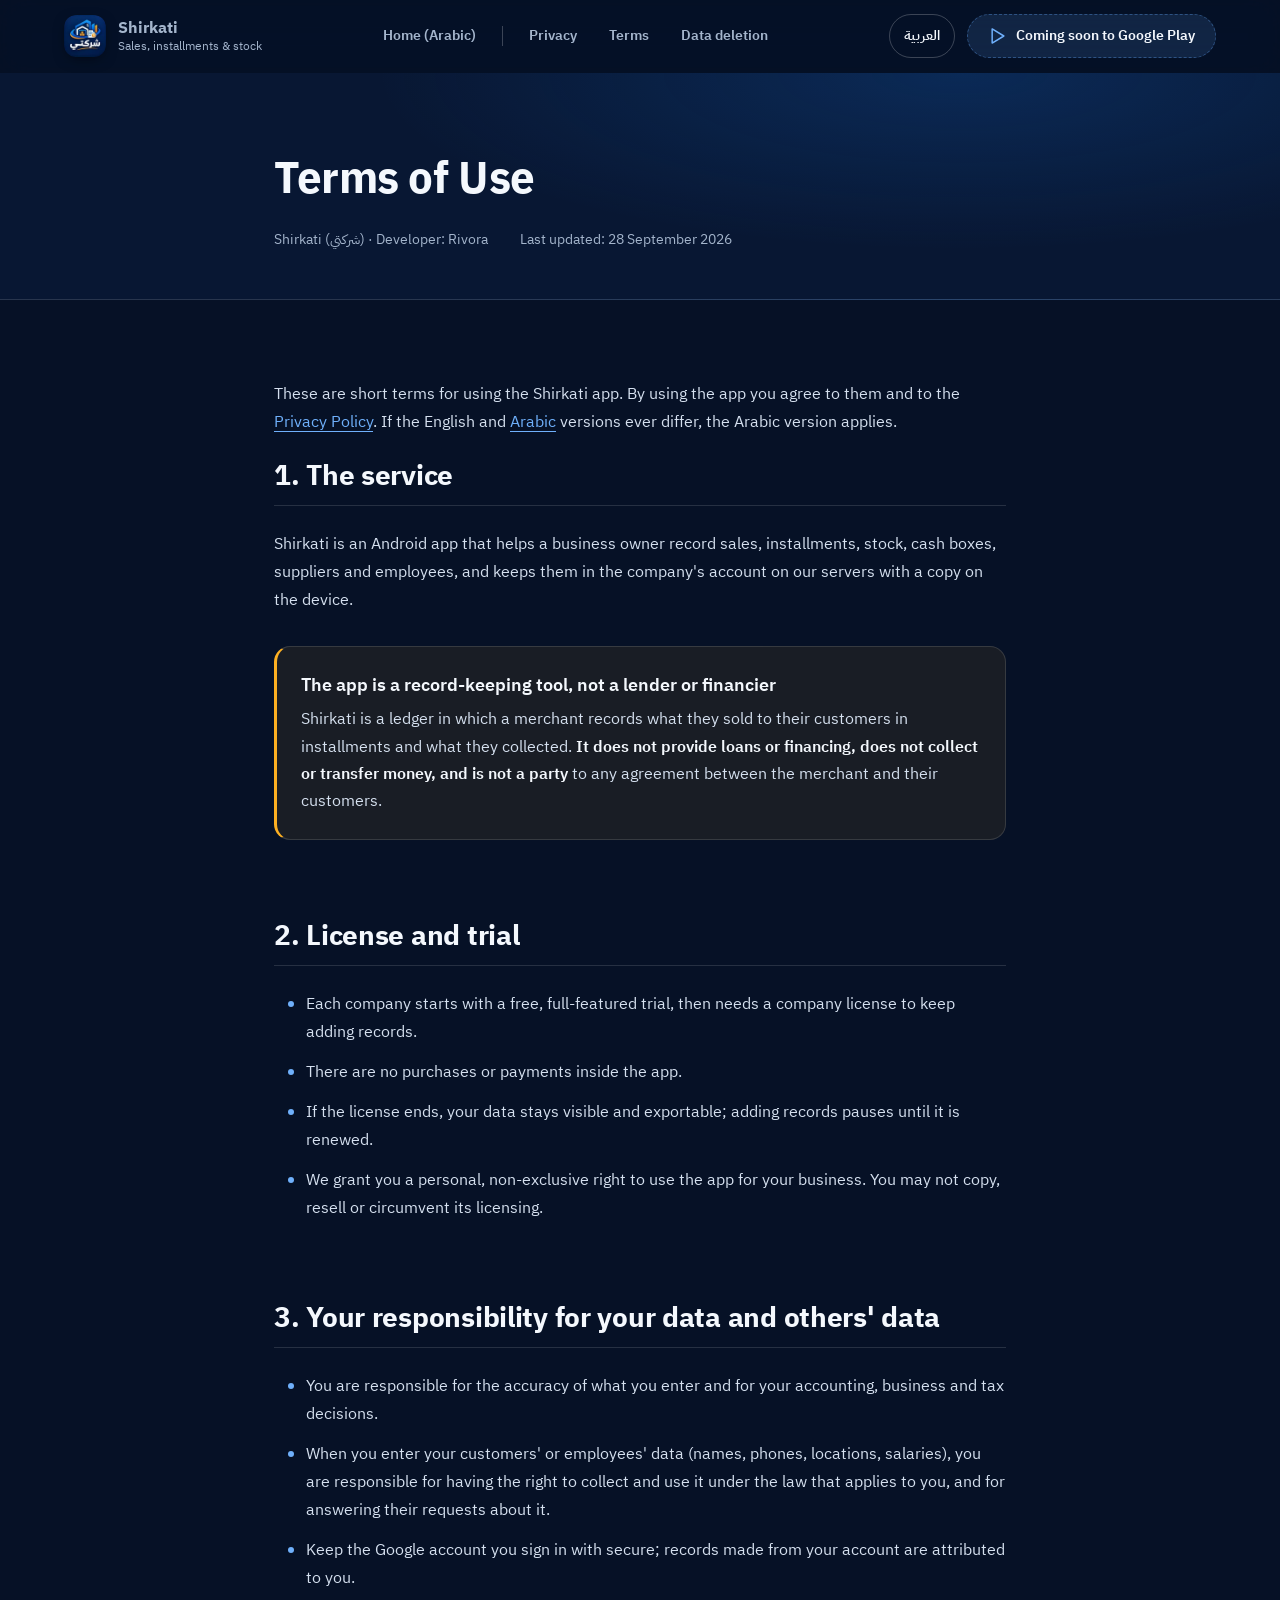
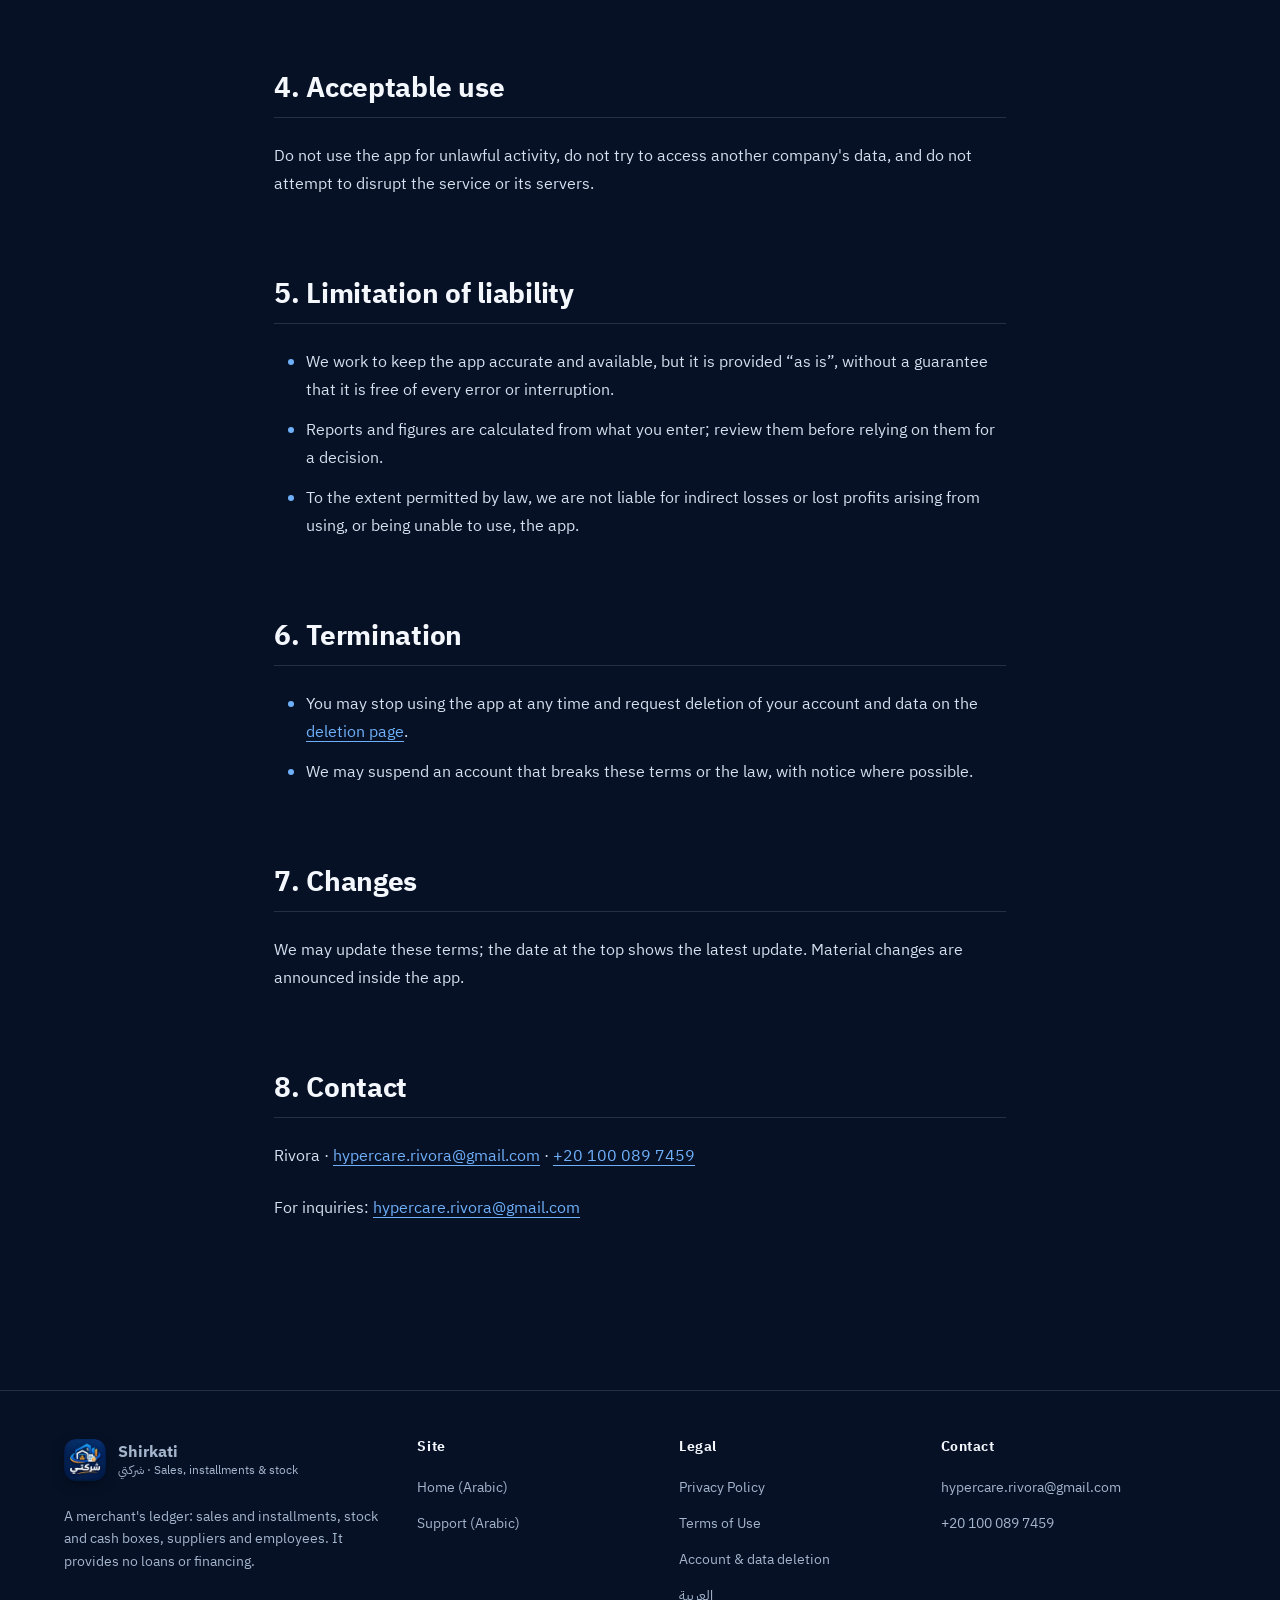
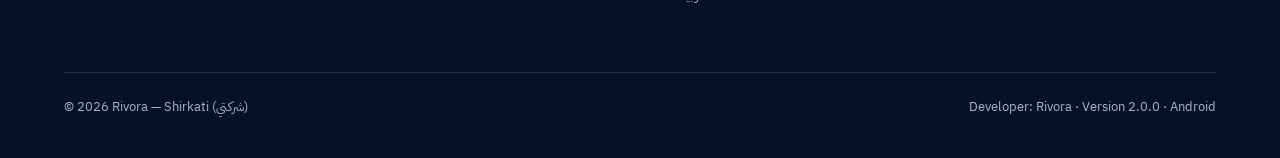
<file: terms-en.html>
<!DOCTYPE html>
<html lang="en" dir="ltr">
<head>
<meta charset="utf-8">
<meta name="viewport" content="width=device-width, initial-scale=1">
<title>Terms of Use — Shirkati</title>
<meta name="description" content="Terms of use for Shirkati by Rivora: service, license, responsibility. The app is a record-keeping tool, not a lender.">
<meta name="theme-color" content="#061126">
<meta property="og:title" content="Terms of Use — Shirkati">
<meta property="og:description" content="Terms of use for Shirkati by Rivora: service, license, responsibility. The app is a record-keeping tool, not a lender.">
<meta property="og:image" content="https://rrivora.github.io/moamalat-site/assets/og.png">
<meta property="og:type" content="article">
<meta property="og:locale" content="en_US">
<link rel="alternate" hreflang="ar" href="terms.html">
<link rel="icon" type="image/png" sizes="32x32" href="assets/icon/icon-32.png">
<link rel="icon" type="image/png" sizes="512x512" href="assets/icon/icon-512.png">
<link rel="apple-touch-icon" sizes="180x180" href="assets/icon/icon-180.png">
<link rel="preload" href="assets/fonts/IBMPlexSansArabic-Regular.woff2" as="font" type="font/woff2" crossorigin>
<link rel="stylesheet" href="assets/landing.css">
</head>
<body>

<a class="skip" href="#main">Skip to content</a>

<header class="nav" id="nav">
  <div class="shell">
    <a class="brand" href="index.html">
      <img class="brand-mark" src="assets/icon/mark.webp" width="96" height="96" alt="" aria-hidden="true">
      <span>
        <b>Shirkati</b>
        <span>Sales, installments &amp; stock</span>
      </span>
    </a>
    <nav class="nav-links" aria-label="Site sections">
      <a href="index.html">Home (Arabic)</a>
      <span class="nav-sep" aria-hidden="true"></span>
      <a href="privacy-en.html">Privacy</a>
      <a href="terms-en.html" aria-current="page">Terms</a>
      <a href="delete-data-en.html">Data deletion</a>
    </nav>
    <div class="nav-end">
      <a class="lang-switch" href="terms.html" hreflang="ar" lang="ar">العربية</a>
      <span class="soon"><svg viewBox="0 0 24 24" fill="none" stroke="currentColor" stroke-width="1.8" stroke-linecap="round" stroke-linejoin="round" aria-hidden="true"><path d="M5 3.5v17l14-8.5z"/></svg>Coming soon to Google Play</span>
    </div>
  </div>
</header>

<main id="main">

<div class="legal-head">
  <div class="legal" style="padding-block:0">
    <h1>Terms of Use</h1>
    <div class="legal-meta">
      <span>Shirkati (شركتي) · Developer: Rivora</span>
      <span>Last updated: 28 September 2026</span>
    </div>
  </div>
</div>

<div class="legal">

  <p>These are short terms for using the Shirkati app. By using the app you agree to them and to the <a href="privacy-en.html">Privacy Policy</a>. If the English and <a href="terms.html" hreflang="ar">Arabic</a> versions ever differ, the Arabic version applies.</p>

  <h2>1. The service</h2>
  <p>Shirkati is an Android app that helps a business owner record sales, installments, stock, cash boxes, suppliers and employees, and keeps them in the company's account on our servers with a copy on the device.</p>

  <div class="note note-warning">
    <p class="note-title">The app is a record-keeping tool, not a lender or financier</p>
    <p>
      Shirkati is a ledger in which a merchant records what they sold to their
      customers in installments and what they collected. <strong>It does not
      provide loans or financing, does not collect or transfer money, and is
      not a party</strong> to any agreement between the merchant and their
      customers.
    </p>
  </div>

  <h2>2. License and trial</h2>
  <ul>
    <li>Each company starts with a free, full-featured trial, then needs a company license to keep adding records.</li>
    <li>There are no purchases or payments inside the app.</li>
    <li>If the license ends, your data stays visible and exportable; adding records pauses until it is renewed.</li>
    <li>We grant you a personal, non-exclusive right to use the app for your business. You may not copy, resell or circumvent its licensing.</li>
  </ul>

  <h2>3. Your responsibility for your data and others' data</h2>
  <ul>
    <li>You are responsible for the accuracy of what you enter and for your accounting, business and tax decisions.</li>
    <li>When you enter your customers' or employees' data (names, phones, locations, salaries), you are responsible for having the right to collect and use it under the law that applies to you, and for answering their requests about it.</li>
    <li>Keep the Google account you sign in with secure; records made from your account are attributed to you.</li>
  </ul>

  <h2>4. Acceptable use</h2>
  <p>Do not use the app for unlawful activity, do not try to access another company's data, and do not attempt to disrupt the service or its servers.</p>

  <h2>5. Limitation of liability</h2>
  <ul>
    <li>We work to keep the app accurate and available, but it is provided “as is”, without a guarantee that it is free of every error or interruption.</li>
    <li>Reports and figures are calculated from what you enter; review them before relying on them for a decision.</li>
    <li>To the extent permitted by law, we are not liable for indirect losses or lost profits arising from using, or being unable to use, the app.</li>
  </ul>

  <h2>6. Termination</h2>
  <ul>
    <li>You may stop using the app at any time and request deletion of your account and data on the <a href="delete-data-en.html">deletion page</a>.</li>
    <li>We may suspend an account that breaks these terms or the law, with notice where possible.</li>
  </ul>

  <h2>7. Changes</h2>
  <p>We may update these terms; the date at the top shows the latest update. Material changes are announced inside the app.</p>

  <h2>8. Contact</h2>
  <p>Rivora · <a href="mailto:hypercare.rivora@gmail.com">hypercare.rivora@gmail.com</a> · <a href="https://wa.me/201000897459">+20 100 089 7459</a></p>

  <p>For inquiries: <a href="mailto:hypercare.rivora@gmail.com">hypercare.rivora@gmail.com</a></p>
</div>

</main>

<footer class="foot">
  <div class="shell">
    <div class="foot-grid">
      <div>
        <a class="brand" href="index.html">
          <img class="brand-mark" src="assets/icon/mark.webp" width="96" height="96" alt="" aria-hidden="true">
          <span><b>Shirkati</b><span>شركتي · Sales, installments &amp; stock</span></span>
        </a>
        <p class="foot-about">
          A merchant's ledger: sales and installments, stock and cash boxes,
          suppliers and employees. It provides no loans or financing.
        </p>
      </div>
      <nav aria-labelledby="f1">
        <h2 id="f1">Site</h2>
        <ul>
          <li><a href="index.html" hreflang="ar">Home (Arabic)</a></li>
          <li><a href="support.html" hreflang="ar">Support (Arabic)</a></li>
        </ul>
      </nav>
      <nav aria-labelledby="f2">
        <h2 id="f2">Legal</h2>
        <ul>
          <li><a href="privacy-en.html">Privacy Policy</a></li>
          <li><a href="terms-en.html">Terms of Use</a></li>
          <li><a href="delete-data-en.html">Account &amp; data deletion</a></li>
          <li><a href="privacy.html" hreflang="ar" lang="ar">العربية</a></li>
        </ul>
      </nav>
      <div>
        <h2 id="f3">Contact</h2>
        <ul aria-labelledby="f3">
          <li><a href="mailto:hypercare.rivora@gmail.com">hypercare.rivora@gmail.com</a></li>
          <li><a href="https://wa.me/201000897459">+20 100 089 7459</a></li>
        </ul>
      </div>
    </div>
    <div class="foot-bar">
      <p>© 2026 Rivora — Shirkati (شركتي)</p>
      <p>Developer: Rivora · Version 2.0.0 · Android</p>
    </div>
  </div>
</footer>

<script src="assets/landing.js" defer></script>
</body>
</html>
</file>
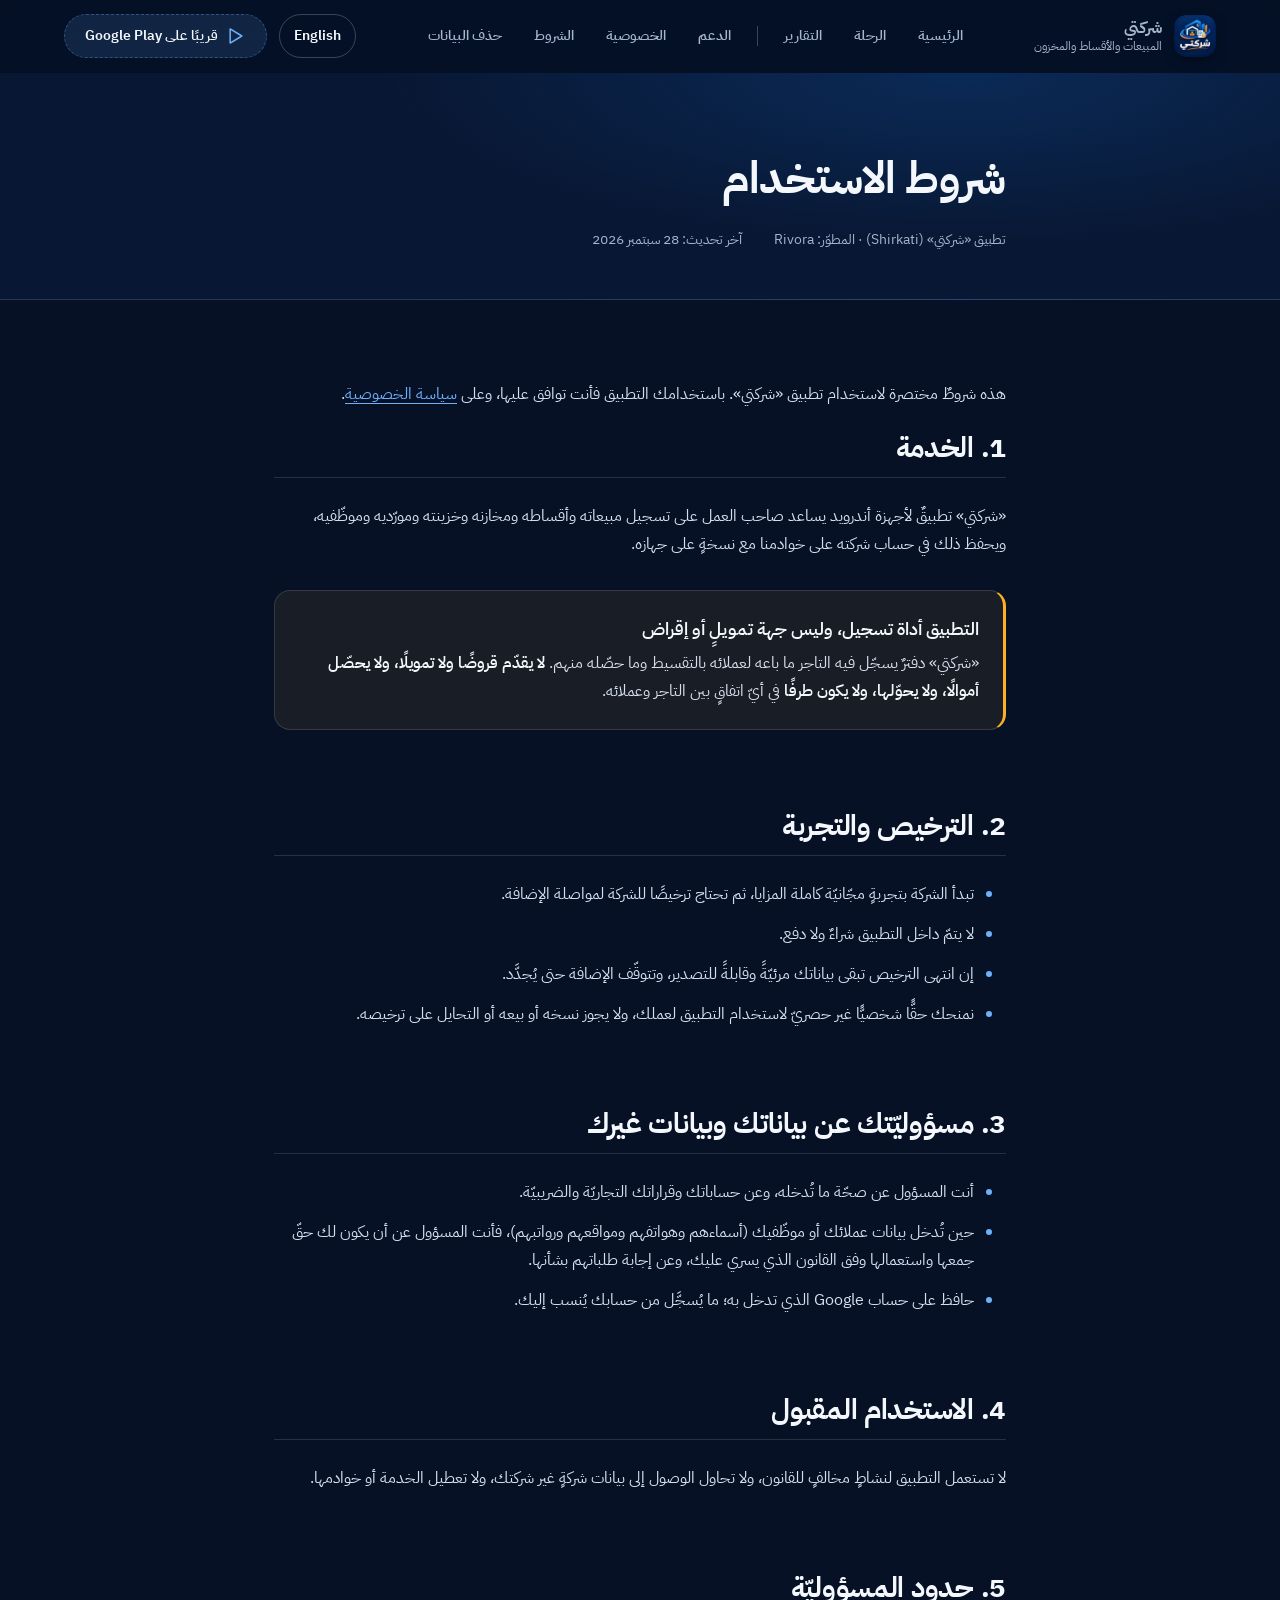
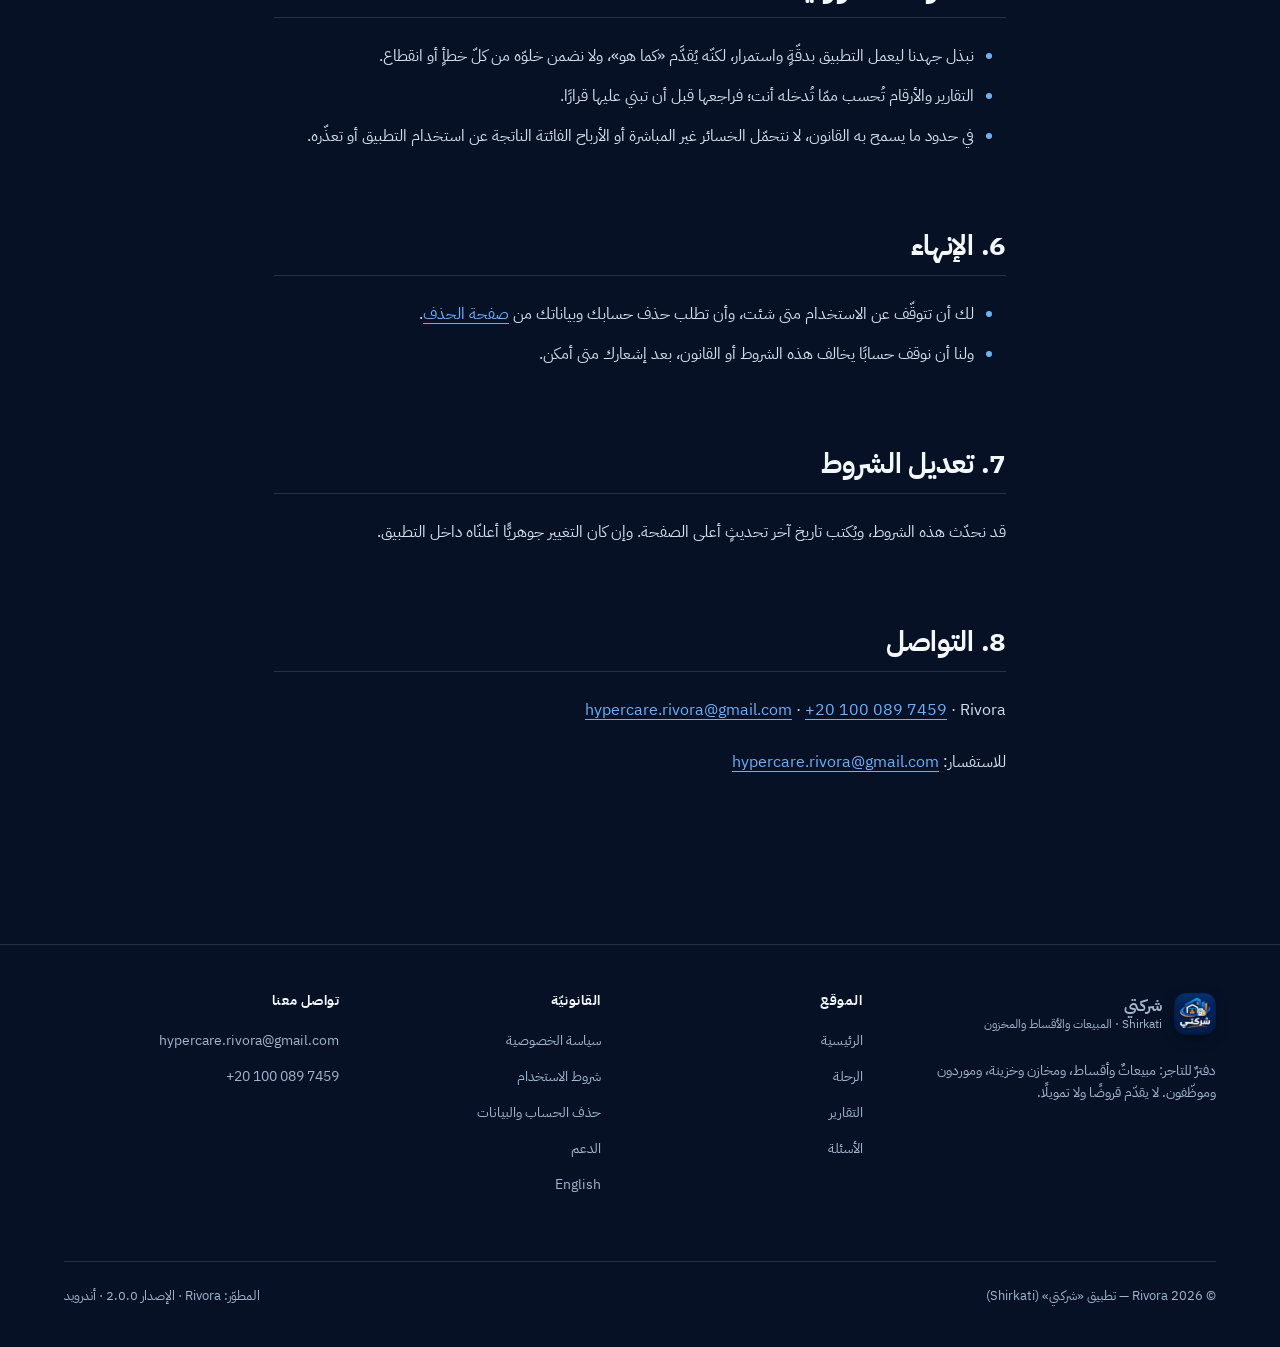
<file: terms.html>
<!DOCTYPE html>
<html lang="ar" dir="rtl">
<head>
<meta charset="utf-8">
<meta name="viewport" content="width=device-width, initial-scale=1">
<title>شروط الاستخدام — شركتي</title>
<meta name="description" content="شروط استخدام تطبيق شركتي من Rivora: الخدمة، والترخيص، والمسؤوليّة. التطبيق أداة تسجيل لا جهة تمويل.">
<meta name="theme-color" content="#061126">
<meta property="og:title" content="شروط الاستخدام — شركتي">
<meta property="og:description" content="شروط استخدام تطبيق شركتي من Rivora: الخدمة، والترخيص، والمسؤوليّة. التطبيق أداة تسجيل لا جهة تمويل.">
<meta property="og:image" content="https://rrivora.github.io/moamalat-site/assets/og.png">
<meta property="og:type" content="article">
<meta property="og:locale" content="ar_EG">
<link rel="alternate" hreflang="en" href="terms-en.html">
<link rel="icon" type="image/png" sizes="32x32" href="assets/icon/icon-32.png">
<link rel="icon" type="image/png" sizes="512x512" href="assets/icon/icon-512.png">
<link rel="apple-touch-icon" sizes="180x180" href="assets/icon/icon-180.png">
<link rel="preload" href="assets/fonts/IBMPlexSansArabic-Regular.woff2" as="font" type="font/woff2" crossorigin>
<link rel="stylesheet" href="assets/landing.css">
</head>
<body>

<a class="skip" href="#main">تخطَّ إلى المحتوى</a>

<header class="nav" id="nav">
  <div class="shell">
    <a class="brand" href="index.html">
      <img class="brand-mark" src="assets/icon/mark.webp" width="96" height="96" alt="" aria-hidden="true">
      <span>
        <b>شركتي</b>
        <span>المبيعات والأقساط والمخزون</span>
      </span>
    </a>
    <nav class="nav-links" aria-label="أقسام الموقع">
      <a href="index.html">الرئيسية</a>
      <a href="index.html#journey">الرحلة</a>
      <a href="index.html#reports">التقارير</a>
      <span class="nav-sep" aria-hidden="true"></span>
      <a href="support.html">الدعم</a>
      <a href="privacy.html">الخصوصية</a>
      <a href="terms.html" aria-current="page">الشروط</a>
      <a href="delete-data.html">حذف البيانات</a>
    </nav>
    <div class="nav-end">
      <a class="lang-switch" href="terms-en.html" hreflang="en" lang="en">English</a>
      <span class="soon"><svg viewBox="0 0 24 24" fill="none" stroke="currentColor" stroke-width="1.8" stroke-linecap="round" stroke-linejoin="round" aria-hidden="true"><path d="M5 3.5v17l14-8.5z"/></svg>قريبًا على Google Play</span>
    </div>
  </div>
</header>

<main id="main">

<div class="legal-head">
  <div class="legal" style="padding-block:0">
    <h1>شروط الاستخدام</h1>
    <div class="legal-meta">
      <span>تطبيق «شركتي» (Shirkati) · المطوّر: <bdi>Rivora</bdi></span>
      <span>آخر تحديث: 28 سبتمبر 2026</span>
    </div>
  </div>
</div>

<div class="legal">

  <p>
    هذه شروطٌ مختصرة لاستخدام تطبيق «شركتي». باستخدامك التطبيق فأنت توافق
    عليها، وعلى <a href="privacy.html">سياسة الخصوصية</a>.
  </p>

  <h2>1. الخدمة</h2>
  <p>
    «شركتي» تطبيقٌ لأجهزة أندرويد يساعد صاحب العمل على تسجيل مبيعاته
    وأقساطه ومخازنه وخزينته ومورّديه وموظّفيه، ويحفظ ذلك في حساب شركته على
    خوادمنا مع نسخةٍ على جهازه.
  </p>

  <div class="note note-warning">
    <p class="note-title">التطبيق أداة تسجيل، وليس جهة تمويلٍ أو إقراض</p>
    <p>
      «شركتي» دفترٌ يسجّل فيه التاجر ما باعه لعملائه بالتقسيط وما حصّله منهم.
      <strong>لا يقدّم قروضًا ولا تمويلًا، ولا يحصّل أموالًا، ولا يحوّلها، ولا
      يكون طرفًا</strong> في أيّ اتفاقٍ بين التاجر وعملائه.
    </p>
  </div>

  <h2>2. الترخيص والتجربة</h2>
  <ul>
    <li>تبدأ الشركة بتجربةٍ مجّانيّة كاملة المزايا، ثم تحتاج ترخيصًا للشركة لمواصلة الإضافة.</li>
    <li>لا يتمّ داخل التطبيق شراءٌ ولا دفع.</li>
    <li>إن انتهى الترخيص تبقى بياناتك مرئيّةً وقابلةً للتصدير، وتتوقّف الإضافة حتى يُجدَّد.</li>
    <li>نمنحك حقًّا شخصيًّا غير حصريّ لاستخدام التطبيق لعملك، ولا يجوز نسخه أو بيعه أو التحايل على ترخيصه.</li>
  </ul>

  <h2>3. مسؤوليّتك عن بياناتك وبيانات غيرك</h2>
  <ul>
    <li>أنت المسؤول عن صحّة ما تُدخله، وعن حساباتك وقراراتك التجاريّة والضريبيّة.</li>
    <li>
      حين تُدخل بيانات عملائك أو موظّفيك (أسماءهم وهواتفهم ومواقعهم ورواتبهم)،
      فأنت المسؤول عن أن يكون لك حقّ جمعها واستعمالها وفق القانون الذي يسري
      عليك، وعن إجابة طلباتهم بشأنها.
    </li>
    <li>حافظ على حساب Google الذي تدخل به؛ ما يُسجَّل من حسابك يُنسب إليك.</li>
  </ul>

  <h2>4. الاستخدام المقبول</h2>
  <p>
    لا تستعمل التطبيق لنشاطٍ مخالفٍ للقانون، ولا تحاول الوصول إلى بيانات شركةٍ
    غير شركتك، ولا تعطيل الخدمة أو خوادمها.
  </p>

  <h2>5. حدود المسؤوليّة</h2>
  <ul>
    <li>نبذل جهدنا ليعمل التطبيق بدقّةٍ واستمرار، لكنّه يُقدَّم «كما هو»، ولا نضمن خلوّه من كلّ خطأٍ أو انقطاع.</li>
    <li>التقارير والأرقام تُحسب ممّا تُدخله أنت؛ فراجعها قبل أن تبني عليها قرارًا.</li>
    <li>في حدود ما يسمح به القانون، لا نتحمّل الخسائر غير المباشرة أو الأرباح الفائتة الناتجة عن استخدام التطبيق أو تعذّره.</li>
  </ul>

  <h2>6. الإنهاء</h2>
  <ul>
    <li>لك أن تتوقّف عن الاستخدام متى شئت، وأن تطلب حذف حسابك وبياناتك من <a href="delete-data.html">صفحة الحذف</a>.</li>
    <li>ولنا أن نوقف حسابًا يخالف هذه الشروط أو القانون، بعد إشعارك متى أمكن.</li>
  </ul>

  <h2>7. تعديل الشروط</h2>
  <p>قد نحدّث هذه الشروط، ويُكتب تاريخ آخر تحديثٍ أعلى الصفحة. وإن كان التغيير جوهريًّا أعلنّاه داخل التطبيق.</p>

  <h2>8. التواصل</h2>
  <p>
    <bdi>Rivora</bdi> ·
    <a href="mailto:hypercare.rivora@gmail.com">hypercare.rivora@gmail.com</a> ·
    <a href="https://wa.me/201000897459">‎+20 100 089 7459</a>
  </p>

  <p>للاستفسار: <a href="mailto:hypercare.rivora@gmail.com">hypercare.rivora@gmail.com</a></p>
</div>

</main>

<footer class="foot">
  <div class="shell">
    <div class="foot-grid">
      <div>
        <a class="brand" href="index.html">
          <img class="brand-mark" src="assets/icon/mark.webp" width="96" height="96" alt="" aria-hidden="true">
          <span><b>شركتي</b><span>Shirkati · المبيعات والأقساط والمخزون</span></span>
        </a>
        <p class="foot-about">
          دفترٌ للتاجر: مبيعاتٌ وأقساط، ومخازن وخزينة، وموردون وموظّفون.
          لا يقدّم قروضًا ولا تمويلًا.
        </p>
      </div>
      <nav aria-labelledby="f1">
        <h2 id="f1">الموقع</h2>
        <ul>
          <li><a href="index.html">الرئيسية</a></li>
          <li><a href="index.html#journey">الرحلة</a></li>
          <li><a href="index.html#reports">التقارير</a></li>
          <li><a href="index.html#faq">الأسئلة</a></li>
        </ul>
      </nav>
      <nav aria-labelledby="f2">
        <h2 id="f2">القانونيّة</h2>
        <ul>
          <li><a href="privacy.html">سياسة الخصوصية</a></li>
          <li><a href="terms.html">شروط الاستخدام</a></li>
          <li><a href="delete-data.html">حذف الحساب والبيانات</a></li>
          <li><a href="support.html">الدعم</a></li>
          <li><a href="privacy-en.html" hreflang="en" lang="en">English</a></li>
        </ul>
      </nav>
      <div>
        <h2 id="f3">تواصل معنا</h2>
        <ul aria-labelledby="f3">
          <li><a href="mailto:hypercare.rivora@gmail.com">hypercare.rivora@gmail.com</a></li>
          <li><a href="https://wa.me/201000897459">‎+20 100 089 7459</a></li>
        </ul>
      </div>
    </div>
    <div class="foot-bar">
      <p>© 2026 <bdi>Rivora</bdi> — تطبيق «شركتي» (Shirkati)</p>
      <p>المطوّر: <bdi>Rivora</bdi> · الإصدار 2.0.0 · أندرويد</p>
    </div>
  </div>
</footer>

<script src="assets/landing.js" defer></script>
</body>
</html>
</file>
<file: assets/landing.css>
/* ═══════════════════════════════════════════════════════════════════
   شركتي — تنسيق الموقع
   ═══════════════════════════════════════════════════════════════════
   ملفُّ التنسيق الوحيد للموقع كلّه: الصفحة الرئيسية والصفحات
   القانونية الثلاث — فلا تبدو الأخيرة موقعًا آخر عند الانتقال إليها.

   الألوان من هويّة «شركتي» في التطبيق (`lib/core/theme.dart`):
   الأزرق ‎#146DD5‎ والكحليّ ‎#0B3D7A‎، ومعهما برتقاليّ الأيقونة.
   والمسافات وأنصاف الأقطار وسُلّم الطباعة من `@platformscode/core`
   v1.0 كما كانت — لم يتغيّر إلا اللون.

   ── قرارُ تصميمٍ صريح: كحليٌّ دائمًا ─────────────────────────────
   لقطات المتجر (أداة `tool/store_marketing_test.dart`) تضع الشاشات
   الفاتحة على قاعٍ كحليّ. والموقع يفعل الشيء نفسه: قاعٌ كحليّ داكن
   تبرز عليه اللقطات الفاتحة. فالتباين مفحوصٌ على الكحليّ وحده.
   ═══════════════════════════════════════════════════════════════════ */

@font-face {
  font-family: "IBM Plex Sans Arabic";
  src: url("fonts/IBMPlexSansArabic-Regular.woff2") format("woff2");
  font-weight: 400; font-style: normal; font-display: swap;
}
@font-face {
  font-family: "IBM Plex Sans Arabic";
  src: url("fonts/IBMPlexSansArabic-SemiBold.woff2") format("woff2");
  font-weight: 600; font-style: normal; font-display: swap;
}
@font-face {
  font-family: "IBM Plex Sans Arabic";
  src: url("fonts/IBMPlexSansArabic-Bold.woff2") format("woff2");
  font-weight: 700; font-style: normal; font-display: swap;
}

:root {
  /* المسافات — @platformscode/core */
  --s-xs: 4px;   --s-sm: 8px;   --s-md: 12px;  --s-lg: 14px;
  --s-xl: 16px;  --s-2xl: 20px; --s-3xl: 24px; --s-4xl: 32px;
  --s-5xl: 40px; --s-6xl: 48px; --s-7xl: 56px; --s-8xl: 80px;
  --s-9xl: 96px; --s-10xl: 128px;

  --r-sm: 4px; --r-md: 6px; --r-lg: 8px; --r-xl: 12px;
  --r-2xl: 16px; --r-3xl: 20px; --r-4xl: 24px; --r-5xl: 32px;
  --r-full: 9999px;

  /* الأزرق — حول لون العلامة ‎#146DD5‎ (‏--p-600) */
  --p-200: #c2dcfd; --p-300: #93c1fb; --p-400: #5ea2f3;
  --p-500: #2b84e6; --p-600: #146dd5; --p-700: #0f58ad;
  --p-800: #0b3d7a; --p-900: #0a2f5e; --p-950: #061228;

  /* البرتقاليّ — من الأيقونة. للمسة واحدة في العنوان، لا للنصّ */
  --gold: #f6a723;

  /* الحبر والأسطح — كحليّ */
  --ink:      #061126;   /* القاع */
  --ink-2:    #0a1a36;   /* خلف اللقطات */
  --surface:  #0e2142;   /* بطاقة */
  --surface-2:#132a52;   /* بطاقة مرتفعة */
  --line:     rgba(255, 255, 255, .13);
  --line-2:   rgba(255, 255, 255, .22);

  --fg:       #f4f8fd;   /* عنوان */
  --fg-body:  #d5e0ef;   /* متن */
  --fg-muted: #a4b5cc;   /* ثانويّ — 9.0:1 على --ink، و6.8:1 على --surface-2 */

  --accent:      #6fb0fb;   /* 8.3:1 على --ink */
  --accent-soft: rgba(99, 166, 245, .14);
  --accent-line: rgba(99, 166, 245, .36);

  --warn: #fdb022;
  --danger: #f97066;

  --shell: 1200px;
  --prose: 720px;

  color-scheme: dark;
}

*, *::before, *::after { box-sizing: border-box; }

html {
  -webkit-text-size-adjust: 100%;
  scroll-behavior: smooth;
  scroll-padding-top: 88px;
}

body {
  margin: 0;
  background: var(--ink);
  color: var(--fg-body);
  font-family: "IBM Plex Sans Arabic", system-ui, -apple-system, "Segoe UI", sans-serif;
  font-size: 16px;
  line-height: 1.6;
  -webkit-font-smoothing: antialiased;
  overflow-x: hidden;
}

h1, h2, h3, h4 { color: var(--fg); margin: 0; line-height: 1.18; letter-spacing: -.01em; }
p { margin: 0; }
img { max-width: 100%; height: auto; }

/* سُلّم العرض — امتدادٌ فوق سُلّم DGA، لصفحة المنتج وحدها.
   ‏DGA يقف عند 36؛ وبطلُ صفحةِ منتجٍ يحتاج أكبر. القيم متناسبة
   مع الشاشة (clamp) فلا تكسر الهاتف. */
.d1 { font-size: clamp(34px, 6.2vw, 68px); font-weight: 700; }
.d2 { font-size: clamp(28px, 4.4vw, 46px); font-weight: 700; }
.d3 { font-size: clamp(22px, 2.6vw, 32px); font-weight: 700; }

a { color: var(--accent); text-underline-offset: 4px; }
a:hover { color: var(--p-300); }

:where(a, button, summary, [tabindex]):focus-visible {
  outline: 2px solid var(--accent);
  outline-offset: 3px;
  border-radius: var(--r-lg);
}

.shell { max-width: var(--shell); margin-inline: auto; padding-inline: var(--s-3xl); }

.skip {
  position: absolute; inset-inline-start: -9999px; top: var(--s-sm); z-index: 60;
  background: var(--surface-2); color: var(--fg); font-weight: 600;
  padding: var(--s-md) var(--s-3xl); border: 1px solid var(--line-2);
  border-radius: var(--r-xl);
}
.skip:focus { inset-inline-start: var(--s-3xl); }

/* ═══ الترويسة الزجاجيّة ═══ */
.nav {
  position: sticky; top: 0; z-index: 50;
  background: rgba(6, 17, 36, .72);
  backdrop-filter: blur(16px) saturate(140%);
  -webkit-backdrop-filter: blur(16px) saturate(140%);
  border-bottom: 1px solid transparent;
  transition: border-color .3s, background .3s;
}
.nav.stuck { border-bottom-color: var(--line); background: rgba(6, 17, 36, .9); }
.nav .shell { display: flex; align-items: center; justify-content: space-between; gap: var(--s-3xl); min-height: 72px; }
.brand { display: inline-flex; align-items: center; gap: var(--s-md); text-decoration: none; color: var(--fg); }
.brand:hover { color: var(--fg); }
.brand-mark {
  inline-size: 42px; block-size: 42px; flex: none;
  object-fit: contain; display: block;
  border-radius: var(--r-xl);
  box-shadow: 0 4px 14px -4px rgba(0, 0, 0, .6);
}
.brand b { display: block; font-size: 16px; line-height: 1.3; }
.brand span { display: block; font-size: 12px; line-height: 1.3; color: var(--fg-muted); font-weight: 400; }
.nav-links { display: flex; gap: var(--s-xs); }
.nav-links a {
  display: inline-flex; align-items: center; min-height: 44px; padding-inline: var(--s-lg);
  font-size: 14px; font-weight: 600; color: var(--fg-muted); text-decoration: none;
  border-radius: var(--r-lg); transition: color .2s, background .2s;
}
.nav-links a:hover { color: var(--fg); background: rgba(255, 255, 255, .06); }
@media (max-width: 940px) {
  .nav .shell { flex-wrap: wrap; padding-block: var(--s-sm); min-height: 0; }
  .nav-links {
    order: 3; inline-size: 100%;
    overflow-x: auto; flex-wrap: nowrap;
    scrollbar-width: none; -ms-overflow-style: none;
    border-top: 1px solid var(--line); padding-top: var(--s-xs);
    -webkit-overflow-scrolling: touch;
  }
  .nav-links::-webkit-scrollbar { display: none; }
  .nav-links a { white-space: nowrap; padding-inline: var(--s-md); }
}

/* ═══ الأزرار ═══ */
.btn {
  display: inline-flex; align-items: center; justify-content: center; gap: var(--s-sm);
  min-height: 50px; padding-inline: var(--s-5xl);
  border-radius: var(--r-full); border: 1px solid transparent;
  font: inherit; font-size: 16px; font-weight: 600; text-decoration: none;
  cursor: pointer; white-space: nowrap;
  transition: transform .2s, box-shadow .2s, background .2s, border-color .2s;
}
.btn-primary {
  background-color: var(--p-600);
  background-image: linear-gradient(150deg, #1a72da, var(--p-700));
  color: #fff;
  box-shadow: 0 10px 30px -10px rgba(99, 166, 245, .6);
}
.btn-primary:hover { transform: translateY(-2px); box-shadow: 0 16px 38px -10px rgba(99, 166, 245, .7); color: #fff; }
.btn-ghost { background: rgba(255, 255, 255, .05); color: var(--fg); border-color: var(--line-2); }
.btn-ghost:hover { background: rgba(255, 255, 255, .1); border-color: var(--accent-line); color: var(--fg); transform: translateY(-2px); }
@media (max-width: 560px) { .btn { inline-size: 100%; } }

.pill {
  display: inline-flex; align-items: center; gap: var(--s-sm);
  padding: var(--s-sm) var(--s-xl); border-radius: var(--r-full);
  background: var(--accent-soft); border: 1px solid var(--accent-line);
  color: var(--p-300); font-size: 13px; font-weight: 600;
}
.pill-dot { inline-size: 7px; block-size: 7px; border-radius: var(--r-full); background: var(--accent); flex: none; }

/* ═══ الأقسام ═══ */
.sec { padding-block: 56px; position: relative; }
@media (max-width: 780px) { .sec { padding-block: var(--s-6xl); } }
.sec-head { max-width: 640px; margin-bottom: var(--s-5xl); }
.eyebrow {
  display: block; font-size: 13px; font-weight: 700; letter-spacing: .14em;
  color: var(--accent); margin-bottom: var(--s-xl);
}
.sec-head p { color: var(--fg-muted); font-size: 18px; margin-top: var(--s-xl); }

/* ═══ البطل ═══ */
.hero { position: relative; padding-block: var(--s-8xl) var(--s-7xl); overflow: hidden; }
.hero::before {
  content: ""; position: absolute; inset: -20% -10% auto -10%; block-size: 900px;
  background:
    radial-gradient(50% 50% at 70% 18%, rgba(20, 109, 213, .38) 0%, transparent 70%),
    radial-gradient(46% 46% at 22% 8%, rgba(11, 61, 122, .40) 0%, transparent 72%);
  filter: blur(20px); pointer-events: none; z-index: 0;
}
/* حبيباتٌ خفيفة تكسر نعومة التدرّج — SVG مضمّن، لا ملفَّ صورة */
.hero::after {
  content: ""; position: absolute; inset: 0; z-index: 0; opacity: .5; pointer-events: none;
  background-image: url("data:image/svg+xml,%3Csvg xmlns='http://www.w3.org/2000/svg' width='140' height='140'%3E%3Cfilter id='n'%3E%3CfeTurbulence type='fractalNoise' baseFrequency='.85' numOctaves='3'/%3E%3C/filter%3E%3Crect width='140' height='140' filter='url(%23n)' opacity='.038'/%3E%3C/svg%3E");
}
.hero .shell { position: relative; z-index: 1; }
.hero-grid { display: grid; gap: var(--s-6xl) var(--s-7xl); grid-template-columns: 1.05fr .95fr; align-items: center; }
@media (max-width: 940px) { .hero-grid { grid-template-columns: 1fr; text-align: center; } }
.hero h1 { margin: var(--s-3xl) 0 var(--s-3xl); }
.hero h1 em { font-style: normal; color: var(--p-300); background: linear-gradient(120deg, var(--p-300), var(--gold)); -webkit-background-clip: text; background-clip: text; color: transparent; }
.hero-lede { font-size: clamp(17px, 1.5vw, 20px); color: var(--fg-muted); max-width: 46ch; }
@media (max-width: 940px) { .hero-lede { margin-inline: auto; } }
.hero-cta { display: flex; gap: var(--s-xl); flex-wrap: wrap; margin-top: var(--s-6xl); }
@media (max-width: 940px) { .hero-cta { justify-content: center; } }
.hero-note { margin-top: var(--s-3xl); font-size: 14px; color: var(--fg-muted); }

/* الهاتف الطافي + بطاقتان زجاجيّتان */
.hero-stage { position: relative; display: grid; place-items: center; }
.floaty { position: absolute; z-index: 3; }
.glass {
  background: rgba(14, 33, 62, .72);
  backdrop-filter: blur(14px); -webkit-backdrop-filter: blur(14px);
  border: 1px solid var(--line-2); border-radius: var(--r-3xl);
  padding: var(--s-xl) var(--s-3xl);
  box-shadow: 0 22px 50px -18px rgba(0, 0, 0, .75);
}
.glass b { display: block; color: var(--fg); font-size: 20px; line-height: 1.3; }
.glass span { display: block; font-size: 12px; color: var(--fg-muted); margin-top: 2px; }
.floaty-a { inset-block-start: 12%; inset-inline-start: -6%; }
.floaty-b { inset-block-end: 14%; inset-inline-end: -4%; }
@media (max-width: 940px) { .floaty-a { inset-inline-start: 0; } .floaty-b { inset-inline-end: 0; } }
@media (max-width: 560px) { .floaty { display: none; } }

/* ═══ إطار الهاتف ═══ */
.phone {
  position: relative; inline-size: 100%; max-inline-size: 300px; margin-inline: auto;
  border-radius: 40px; padding: 11px;
  background: linear-gradient(155deg, #3b4d6b, #0b1830 60%);
  box-shadow: 0 40px 80px -28px rgba(0, 0, 0, .9), 0 0 0 1px rgba(255, 255, 255, .07) inset;
}
.phone::before {
  content: ""; position: absolute; top: 21px; inset-inline: 0; z-index: 2;
  inline-size: 56px; block-size: 5px; margin-inline: auto;
  background: rgba(255, 255, 255, .2); border-radius: var(--r-full);
}
.phone img { display: block; inline-size: 100%; border-radius: 30px; background: var(--ink-2); }
.phone-sm { max-inline-size: 202px; }
.phone-sm { border-radius: 32px; padding: 9px; }
.phone-sm img { border-radius: 24px; }

/* ═══ المشكلة ═══ */
.pain-grid { display: grid; gap: var(--s-3xl); grid-template-columns: repeat(auto-fit, minmax(min(100%, 240px), 1fr)); }
.pain {
  background: linear-gradient(180deg, rgba(255, 255, 255, .04), rgba(255, 255, 255, .015));
  border: 1px solid var(--line); border-radius: var(--r-4xl);
  padding: var(--s-4xl) var(--s-3xl);
}
.pain-ico {
  inline-size: 44px; block-size: 44px; border-radius: var(--r-2xl);
  background: rgba(249, 112, 102, .12); color: var(--danger);
  display: grid; place-items: center; margin-bottom: var(--s-3xl);
}
.pain-ico svg { inline-size: 22px; block-size: 22px; }
.pain h3 { font-size: 20px; margin-bottom: var(--s-md); }
.pain p { color: var(--fg-muted); font-size: 16px; }

/* ═══ جملة التحوّل ═══ */
.turn { text-align: center; }
.turn-line { font-size: clamp(26px, 4.6vw, 52px); font-weight: 700; color: var(--fg); line-height: 1.25; }
.turn-line span { color: var(--fg-muted); }
.turn p { max-width: 60ch; margin: var(--s-4xl) auto 0; color: var(--fg-muted); font-size: 18px; }

/* ═══ الرحلات ═══ */
.journey { display: grid; gap: var(--s-6xl); grid-template-columns: 1fr minmax(190px, 260px); align-items: center; margin-block: var(--s-5xl); }
.journey:nth-child(even) { grid-template-columns: minmax(190px, 260px) 1fr; }
.journey:nth-child(even) .journey-visual { order: -1; }
@media (max-width: 720px) {
  .journey, .journey:nth-child(even) { grid-template-columns: 1fr; gap: var(--s-5xl); }
  .journey:nth-child(even) .journey-visual { order: 0; }
}
.journey-tag { display: inline-flex; align-items: center; gap: var(--s-sm); font-size: 13px; font-weight: 700; color: var(--accent); letter-spacing: .1em; margin-bottom: var(--s-xl); }
.journey h3 { font-size: clamp(22px, 2.4vw, 30px); margin-bottom: var(--s-xl); }
.journey > div > p { color: var(--fg-muted); font-size: 18px; }
.steps { list-style: none; margin: var(--s-4xl) 0 0; padding: 0; counter-reset: st; }
.steps li {
  position: relative; padding-inline-start: var(--s-6xl); padding-block: var(--s-md);
  color: var(--fg-muted); font-size: 16px;
  transition: color .35s;
}
.steps li::before {
  counter-increment: st; content: counter(st);
  position: absolute; inset-inline-start: 0; top: 10px;
  inline-size: 30px; block-size: 30px; border-radius: var(--r-full);
  background: rgba(255, 255, 255, .06); border: 1px solid var(--line-2);
  color: var(--fg-muted); display: grid; place-items: center;
  font-size: 13px; font-weight: 700;
  transition: background .35s, color .35s, border-color .35s, transform .35s;
}
.steps li.on { color: var(--fg); }
.steps li.on::before {
  background: var(--accent); border-color: var(--accent); color: var(--ink);
  transform: scale(1.12);
}

/* إطاراتٌ تتبدّل داخل الهاتف */
.frames { position: relative; }
.frames img { display: block; inline-size: 100%; border-radius: 30px; background: var(--ink-2); }
.frames img + img { position: absolute; inset: 0; opacity: 0; transition: opacity .6s ease; }
.frames img.show { opacity: 1; }
.frames img:first-child { opacity: 1; transition: opacity .6s ease; }
.frames img:first-child.hide { opacity: 0; }

/* ═══ المعرض المتراكب ═══ */
.gallery { display: grid; gap: var(--s-3xl); grid-template-columns: repeat(12, 1fr); align-items: end; }
.gallery figure { margin: 0; position: relative; }
.gallery figcaption {
  margin-top: var(--s-lg); font-size: 13px; color: var(--fg-muted); text-align: center;
}
.gallery img {
  display: block; inline-size: 100%; border-radius: var(--r-4xl);
  border: 1px solid var(--line); background: var(--ink-2);
  box-shadow: 0 30px 60px -26px rgba(0, 0, 0, .85);
  transition: transform .45s cubic-bezier(.2, .7, .3, 1), box-shadow .45s;
}
.gallery figure:hover img { transform: translateY(-10px) scale(1.02); box-shadow: 0 40px 80px -26px rgba(0, 0, 0, .95); }
.g-1 { grid-column: span 3; }
.g-2 { grid-column: span 3; transform: translateY(-18px); }
.g-3 { grid-column: span 3; }
.g-4 { grid-column: span 3; transform: translateY(-18px); }
@media (max-width: 900px) { .g-1, .g-2, .g-3, .g-4 { grid-column: span 6; transform: none; } }
/* تبقى عمودين حتى أصغر الشاشات — اللقطة الصغيرة مفهومة، والطول أهمّ */

/* ═══ القدرات — bento ═══ */
.bento { display: grid; gap: var(--s-3xl); grid-template-columns: repeat(6, 1fr); }
@media (max-width: 900px) and (min-width: 481px) { .tile-1 { grid-column: span 3; } }
.tile {
  background: linear-gradient(180deg, rgba(255, 255, 255, .045), rgba(255, 255, 255, .015));
  border: 1px solid var(--line); border-radius: var(--r-4xl);
  padding: var(--s-4xl) var(--s-3xl);
  transition: transform .3s, border-color .3s, background .3s;
}
.tile:hover { transform: translateY(-4px); border-color: var(--accent-line); }
.tile svg { inline-size: 26px; block-size: 26px; color: var(--accent); margin-bottom: var(--s-2xl); }
.tile h3 { font-size: 18px; margin-bottom: var(--s-sm); }
.tile p { color: var(--fg-muted); font-size: 16px; }
.tile-wide { grid-column: span 3; }
.tile-1 { grid-column: span 2; }
.tile-hero {
  grid-column: span 6; display: grid; grid-template-columns: 1.1fr .9fr;
  gap: var(--s-6xl); align-items: center; padding: var(--s-6xl);
  background: linear-gradient(140deg, rgba(20, 109, 213, .16), rgba(255, 255, 255, .02));
  border-color: var(--accent-line);
}
.tile-hero h3 { font-size: clamp(21px, 2.2vw, 28px); }
@media (max-width: 900px) { .tile-wide, .tile-1, .tile-hero { grid-column: span 6; } .tile-hero { grid-template-columns: 1fr; } }

/* ═══ الأرقام ═══ */
.stats { display: grid; gap: var(--s-3xl); grid-template-columns: repeat(auto-fit, minmax(min(100%, 180px), 1fr)); }
.stat {
  text-align: center; padding: var(--s-4xl) var(--s-3xl);
  background: linear-gradient(180deg, rgba(255, 255, 255, .04), transparent);
  border: 1px solid var(--line); border-radius: var(--r-4xl);
}
.stat b {
  display: block; font-size: clamp(34px, 4.4vw, 52px); font-weight: 700; color: var(--fg);
  font-variant-numeric: tabular-nums; letter-spacing: -.02em;
}
.stat span { display: block; margin-top: var(--s-sm); font-size: 14px; color: var(--fg-muted); }

/* ═══ الثقة ═══ */
.trust { display: grid; gap: var(--s-3xl); grid-template-columns: repeat(auto-fit, minmax(min(100%, 240px), 1fr)); }
.trust-item {
  display: flex; gap: var(--s-xl); align-items: flex-start;
  padding: var(--s-3xl); border: 1px solid var(--line); border-radius: var(--r-4xl);
  background: rgba(255, 255, 255, .025);
}
.trust-ico {
  inline-size: 40px; block-size: 40px; flex: none; border-radius: var(--r-2xl);
  background: var(--accent-soft); color: var(--accent); display: grid; place-items: center;
}
.trust-ico svg { inline-size: 20px; block-size: 20px; }
.trust-item h3 { font-size: 18px; margin-bottom: var(--s-xs); }
.trust-item p { font-size: 14px; color: var(--fg-muted); }

/* ═══ الأسئلة ═══ */
.faq { max-width: var(--prose); }
.faq details {
  border-bottom: 1px solid var(--line);
  padding: var(--s-2xl) 0;
}
.faq summary {
  cursor: pointer; list-style: none; display: flex; align-items: center; justify-content: space-between;
  gap: var(--s-3xl); font-size: 18px; font-weight: 600; color: var(--fg);
}
.faq summary::-webkit-details-marker { display: none; }
.faq summary::after {
  content: ""; inline-size: 12px; block-size: 12px; flex: none;
  border-inline-end: 2px solid var(--fg-muted); border-block-end: 2px solid var(--fg-muted);
  transform: rotate(45deg); transition: transform .25s;
}
.faq details[open] summary::after { transform: rotate(-135deg); }
.faq p { margin-top: var(--s-xl); color: var(--fg-muted); font-size: 16px; }

/* ═══ القادم ═══ */
.next { display: grid; gap: var(--s-3xl); grid-template-columns: repeat(auto-fit, minmax(min(100%, 260px), 1fr)); }
.next-item { padding: var(--s-4xl); border: 1px dashed var(--line-2); border-radius: var(--r-4xl); }
.next-item h3 { font-size: 18px; margin-bottom: var(--s-sm); }
.next-item p { font-size: 16px; color: var(--fg-muted); }

/* ═══ الدعوة ═══ */
.cta {
  position: relative; overflow: hidden; text-align: center;
  border: 1px solid var(--accent-line); border-radius: var(--r-5xl);
  padding: var(--s-7xl) var(--s-4xl);
  background:
    radial-gradient(70% 120% at 50% 0%, rgba(20, 109, 213, .3) 0%, transparent 66%),
    linear-gradient(160deg, rgba(15, 88, 173, .35), rgba(6, 18, 40, .5));
}
.cta h2 { margin-bottom: var(--s-xl); }
.cta p { color: var(--fg-body); max-width: 52ch; margin-inline: auto; font-size: 18px; }
.cta .hero-cta { justify-content: center; margin-top: var(--s-6xl); }

/* ═══ التذييل ═══ */
.foot { border-top: 1px solid var(--line); padding-block: var(--s-6xl) var(--s-5xl); margin-top: var(--s-6xl); }
.foot-grid { display: grid; gap: var(--s-6xl) var(--s-4xl); grid-template-columns: 1.4fr 1fr 1fr 1.2fr; }
@media (max-width: 860px) { .foot-grid { grid-template-columns: repeat(auto-fit, minmax(min(100%, 190px), 1fr)); } }
.foot h2 { font-size: 14px; color: var(--fg); margin-bottom: var(--s-xl); letter-spacing: .04em; }
.foot ul { list-style: none; margin: 0; padding: 0; }
.foot li { margin-block: var(--s-xs); }
.foot a { display: inline-flex; align-items: center; min-height: 32px; color: var(--fg-muted); text-decoration: none; font-size: 14px; }
.foot a:hover { color: var(--fg); text-decoration: underline; }
.foot-about { color: var(--fg-muted); font-size: 14px; max-width: 40ch; margin-top: var(--s-xl); }
.foot-bar {
  margin-top: var(--s-7xl); padding-top: var(--s-3xl); border-top: 1px solid var(--line);
  display: flex; justify-content: space-between; gap: var(--s-md); flex-wrap: wrap;
  font-size: 13px; color: var(--fg-muted);
}

/* ═══════════════════════════════════════════════════════════════════
   الحركة
   ═══════════════════════════════════════════════════════════════════
   المحتوى ظاهرٌ في HTML بلا فئات. و`landing.js` هو من يضيف
   `js-anim` على <html> عند إقلاعه، وعندها فقط تُخفى العناصر
   استعدادًا للكشف. فمن عطّل JavaScript يرى الصفحة كاملةً ساكنة —
   لا شاشةً فارغة.
   ═══════════════════════════════════════════════════════════════════ */
.js-anim .rv { opacity: 0; transform: translateY(26px); }
.rv { transition: opacity .7s cubic-bezier(.2, .7, .3, 1), transform .7s cubic-bezier(.2, .7, .3, 1); will-change: opacity, transform; }
.rv.in { opacity: 1; transform: none; }

@media (prefers-reduced-motion: reduce) {
  html { scroll-behavior: auto; }
  .js-anim .rv, .rv { opacity: 1 !important; transform: none !important; transition: none !important; }
  .frames img + img { transition: none; }
  .btn, .tile, .gallery img { transition: none !important; }
  .gallery figure:hover img, .tile:hover, .btn:hover { transform: none !important; }
}

/* ── توابع صغيرة ── */
.nav-cta { min-height: 44px; padding-inline: var(--s-3xl); font-size: 16px; }
@media (max-width: 560px) { .nav-cta { display: none; } }
.tile-hero-p { margin-top: var(--s-md); }
.phone-xs { max-inline-size: 200px; border-radius: 30px; padding: 8px; }
.phone-xs img { border-radius: 23px; }

/* فاصلٌ بين روابط الصفحة نفسها وروابط الصفحات الأخرى */
.nav-sep {
  inline-size: 1px; block-size: 20px; background: var(--line-2);
  margin-inline: var(--s-sm); align-self: center; flex: none;
}
@media (max-width: 940px) { .nav-sep { display: none; } }

/* ── قسم التقارير ──────────────────────────────────────────────────
   شريطٌ داكن: صفحة «الإحصائيات» بجانب العنوان، ثم التقارير التفصيلية
   في مجموعاتها الخمس كما يرتّبها التطبيق نفسه. */
.reports-band {
  background-color: #081733;
  background-image: radial-gradient(60% 90% at 80% 0%, rgba(20, 109, 213, .16) 0%, transparent 62%);
  padding-block: 72px;
}
.reports-lead {
  display: grid; gap: var(--s-6xl); align-items: center;
  grid-template-columns: 1fr minmax(200px, 280px);
  margin-bottom: var(--s-6xl);
}
@media (max-width: 760px) { .reports-lead { grid-template-columns: 1fr; } }
.rep-grid {
  display: grid; gap: var(--s-3xl);
  grid-template-columns: repeat(auto-fit, minmax(min(46%, 170px), 1fr));
}
.rep {
  background: rgba(255, 255, 255, .035);
  border: 1px solid var(--line); border-radius: var(--r-4xl);
  padding: var(--s-2xl) var(--s-2xl) var(--s-3xl);
  transition: transform .3s, border-color .3s;
}
.rep:hover { transform: translateY(-5px); border-color: var(--accent-line); }
.rep img {
  display: block; inline-size: 100%; border-radius: var(--r-2xl);
  background: var(--ink-2); border: 1px solid var(--line);
  aspect-ratio: 1 / 1.35; object-fit: cover; object-position: top;
}
.rep h3 { font-size: 16px; margin-top: var(--s-2xl); margin-bottom: var(--s-xs); }
.rep p { font-size: 14px; color: var(--fg-muted); line-height: 1.5; }

/* مجموعات التقارير — قوائم لا لقطات: ثلاثة عشر تقريرًا في خمس بطاقات */
.rep-groups {
  display: grid; gap: var(--s-3xl);
  grid-template-columns: repeat(auto-fit, minmax(min(100%, 150px), 1fr));
}
.rep-group {
  background: rgba(255, 255, 255, .035);
  border: 1px solid var(--line); border-radius: var(--r-4xl);
  padding: var(--s-3xl);
}
.rep-group h3 { font-size: 16px; color: var(--accent); margin-bottom: var(--s-md); letter-spacing: .02em; }
.rep-group ul { list-style: none; margin: 0; padding: 0; }
.rep-group li {
  padding-block: var(--s-sm); color: var(--fg-body); font-size: 15px;
  border-top: 1px solid var(--line);
}
.rep-group li:first-child { border-top: 0; }
.rep-note { margin-top: var(--s-4xl); color: var(--fg-muted); font-size: 15px; max-width: 70ch; }

/* ── الجهاز اللوحيّ ─────────────────────────────────────────────────
   إطارٌ أعرض من الهاتف بزوايا أهدأ. اللقطتان من مقاس 10 بوصات،
   بعرضٍ واحد — فلقطة الأقساط الطويلة لا تبتلع القسم. */
.tablets {
  display: grid; gap: var(--s-4xl); align-items: start;
  grid-template-columns: repeat(auto-fit, minmax(min(100%, 300px), 400px));
  justify-content: center;
}
@media (max-width: 760px) { .tablets { grid-template-columns: 1fr; } }
.tablet {
  margin: 0; border-radius: 30px; padding: 12px;
  background: linear-gradient(155deg, #3b4d6b, #0b1830 60%);
  box-shadow: 0 40px 80px -28px rgba(0, 0, 0, .9), 0 0 0 1px rgba(255, 255, 255, .07) inset;
}
.tablet img { display: block; inline-size: 100%; border-radius: 20px; background: var(--ink-2); }
.tab-fig { margin: 0; inline-size: 100%; }
.tab-fig figcaption { margin-top: var(--s-lg); font-size: 13px; color: var(--fg-muted); text-align: center; }

/* ═══════════════════════════════════════════════════════════════════
   الصفحات القانونية على هويّة الموقع
   ═══════════════════════════════════════════════════════════════════
   كانت بهويّةٍ أخرى، فالانتقالُ من الرئيسية إليها يبدو
   انتقالًا إلى موقعٍ آخر. النصّ لم يتغيّر حرفًا — تقرؤه مراجعةُ Play
   — وإنما الإطار.
   ═══════════════════════════════════════════════════════════════════ */
.legal-head {
  background-color: #081733;
  background-image: radial-gradient(70% 120% at 75% 0%, rgba(20, 109, 213, .22) 0%, transparent 65%);
  border-bottom: 1px solid var(--line);
  padding-block: var(--s-8xl) var(--s-6xl);
}
.legal-head h1 { font-size: clamp(28px, 4vw, 44px); font-weight: 700; }
.legal-meta {
  display: flex; gap: var(--s-md) var(--s-4xl); flex-wrap: wrap;
  margin-top: var(--s-3xl); color: var(--fg-muted); font-size: 14px;
}
.legal-meta code {
  background: rgba(255, 255, 255, .06); border: 1px solid var(--line);
  border-radius: var(--r-md); padding: 0 var(--s-sm); font-size: 14px;
}

.legal { max-width: 780px; margin-inline: auto; padding: var(--s-7xl) var(--s-3xl) var(--s-9xl); }
.legal h2 {
  font-size: clamp(21px, 2.4vw, 28px); font-weight: 700;
  margin-top: var(--s-8xl); margin-bottom: var(--s-3xl);
  padding-bottom: var(--s-md); border-bottom: 1px solid var(--line);
}
.legal h2:first-of-type { margin-top: 0; }
.legal h3 { font-size: 18px; margin-top: var(--s-5xl); margin-bottom: var(--s-md); }
.legal p, .legal ul, .legal ol { margin-block: var(--s-3xl); font-size: 16px; line-height: 1.75; }
.legal ul, .legal ol { padding-inline-start: var(--s-4xl); }
.legal li { margin-block: var(--s-md); }
.legal li::marker { color: var(--accent); }
.legal strong { color: var(--fg); font-weight: 600; }
.legal code {
  background: rgba(255, 255, 255, .06); border: 1px solid var(--line);
  border-radius: var(--r-md); padding: 0 var(--s-xs); font-size: 14px; color: var(--p-300);
}

/* لوحاتُ التنبيه */
.legal .note {
  border: 1px solid var(--line); border-inline-start: 3px solid var(--accent);
  background: rgba(99, 166, 245, .07);
  border-radius: var(--r-2xl); padding: var(--s-3xl); margin-block: var(--s-4xl);
}
.legal .note-info { border-inline-start-color: #84adff; background: rgba(132, 173, 255, .08); }
.legal .note-warning { border-inline-start-color: var(--warn); background: rgba(253, 176, 34, .08); }
.legal .note p.note-title { font-weight: 600; color: var(--fg); font-size: 18px; line-height: 1.5; margin-bottom: var(--s-sm); }
.legal .note p { margin: 0; font-size: 16px; line-height: 1.7; }

/* الجداول */
.legal .table-wrap {
  overflow-x: auto; margin-block: var(--s-4xl);
  border: 1px solid var(--line); border-radius: var(--r-2xl);
}
.legal table { inline-size: 100%; border-collapse: collapse; font-size: 14px; }
.legal th, .legal td {
  text-align: start; padding: var(--s-2xl); vertical-align: top;
  border-bottom: 1px solid var(--line);
}
.legal thead th { background: rgba(99, 166, 245, .1); color: var(--fg); font-weight: 600; }
.legal tbody th { background: rgba(255, 255, 255, .03); color: var(--fg); font-weight: 600; }
.legal tbody tr:last-child > * { border-bottom: 0; }
.legal .btn { margin-block: var(--s-2xl); }

@media print {
  .nav, .foot, .skip, .legal-head { background: #fff !important; }
  body { background: #fff; color: #000; }
  .legal, .legal h2, .legal h3, .legal strong { color: #000; }
  .nav, .foot { display: none; }
}

/* بطاقات التواصل داخل الصفحات القانونية.
   كانت تعتمد على `.card` و`.card-icon` في ملفّ التنسيق القديم؛
   ولمّا حُذف صار كل SVG بلا مقاس فتمدّد إلى عرض العمود كلّه. */
.legal .grid {
  display: grid; gap: var(--s-3xl); margin-block: var(--s-4xl);
  grid-template-columns: repeat(auto-fit, minmax(min(100%, 240px), 1fr));
}
.legal .card {
  background: rgba(255, 255, 255, .035);
  border: 1px solid var(--line); border-radius: var(--r-4xl);
  padding: var(--s-4xl) var(--s-3xl);
}
.legal .card h3 { margin: 0 0 var(--s-sm); font-size: 18px; }
.legal .card p { margin: 0; font-size: 16px; }
.legal .card-icon {
  inline-size: 44px; block-size: 44px; border-radius: var(--r-2xl);
  background: var(--accent-soft); color: var(--accent);
  display: grid; place-items: center; margin-bottom: var(--s-2xl);
}
/* حزامُ أمان: أي أيقونةٍ داخل المتن لها مقاسٌ صريح، فلا تتمدّد أبدًا */
.legal svg { inline-size: 22px; block-size: 22px; flex: none; }
.legal .card-icon svg { inline-size: 24px; block-size: 24px; }

/* ═══════════════════════════════════════════════════════════════════
   SITE1 — إضافاتٌ لسياسات Google Play
   ═══════════════════════════════════════════════════════════════════ */

/* مبدّل اللغة: رابطٌ عاديّ إلى النسخة المقابلة، لا سكربت */
.lang-switch {
  display: inline-flex; align-items: center; min-height: 44px;
  padding-inline: var(--s-lg); border-radius: var(--r-full);
  border: 1px solid var(--line-2); color: var(--fg); text-decoration: none;
  font-size: 14px; font-weight: 600; white-space: nowrap;
}
.lang-switch:hover { border-color: var(--accent-line); color: var(--fg); background: rgba(255, 255, 255, .06); }
.nav-end { display: flex; align-items: center; gap: var(--s-md); }

/* «قريبًا على Google Play» — نصٌّ لا شارة، ولا رابط، حتى يُنشر التطبيق */
.soon {
  display: inline-flex; align-items: center; justify-content: center; gap: var(--s-sm);
  min-height: 50px; padding-inline: var(--s-4xl); border-radius: var(--r-full);
  border: 1px dashed var(--accent-line); background: var(--accent-soft);
  color: var(--fg); font-size: 16px; font-weight: 600; white-space: nowrap;
}
.soon svg { inline-size: 20px; block-size: 20px; color: var(--accent); flex: none; }
.nav .soon { min-height: 44px; padding-inline: var(--s-2xl); font-size: 14px; }
@media (max-width: 560px) { .nav .soon { display: none; } .hero .soon, .cta .soon { inline-size: 100%; } }

/* سطر «لا قروض ولا تمويل» — واضحٌ لا مخفيّ في الحواشي */
.disclaimer {
  display: flex; gap: var(--s-md); align-items: flex-start;
  margin-top: var(--s-4xl); padding: var(--s-2xl) var(--s-3xl);
  border: 1px solid var(--line-2); border-inline-start: 3px solid var(--gold);
  border-radius: var(--r-2xl); background: rgba(246, 167, 35, .07);
  color: var(--fg-body); font-size: 16px; max-width: 72ch; margin-inline: auto;
}
.disclaimer svg { inline-size: 22px; block-size: 22px; color: var(--gold); flex: none; margin-top: 2px; }
.disclaimer strong { color: var(--fg); }

/* خطوات الطلب البارزة في صفحة الحذف */
.legal ol.big-steps { list-style: none; padding: 0; counter-reset: bs; margin-block: var(--s-4xl); }
.legal ol.big-steps > li {
  position: relative; counter-increment: bs;
  padding: var(--s-3xl); padding-inline-start: 72px; margin-block: var(--s-xl);
  border: 1px solid var(--accent-line); border-radius: var(--r-3xl);
  background: rgba(99, 166, 245, .06);
}
.legal ol.big-steps > li::before {
  content: counter(bs); position: absolute; inset-inline-start: var(--s-3xl); top: var(--s-3xl);
  inline-size: 34px; block-size: 34px; border-radius: var(--r-full);
  background: var(--accent); color: var(--ink); display: grid; place-items: center;
  font-weight: 700; font-size: 16px;
}
.legal ol.big-steps > li > b { display: block; color: var(--fg); font-size: 18px; margin-bottom: var(--s-xs); }
.legal ol.big-steps > li p { margin: var(--s-sm) 0 0; }

/* النسخ الإنجليزيّة: الخطّ نفسه يحمل اللاتينيّة، والاتجاه من السمة */
html[lang="en"] body { letter-spacing: 0; }
.foot-legal { display: flex; flex-wrap: wrap; gap: var(--s-xs) var(--s-2xl); }
</file>
